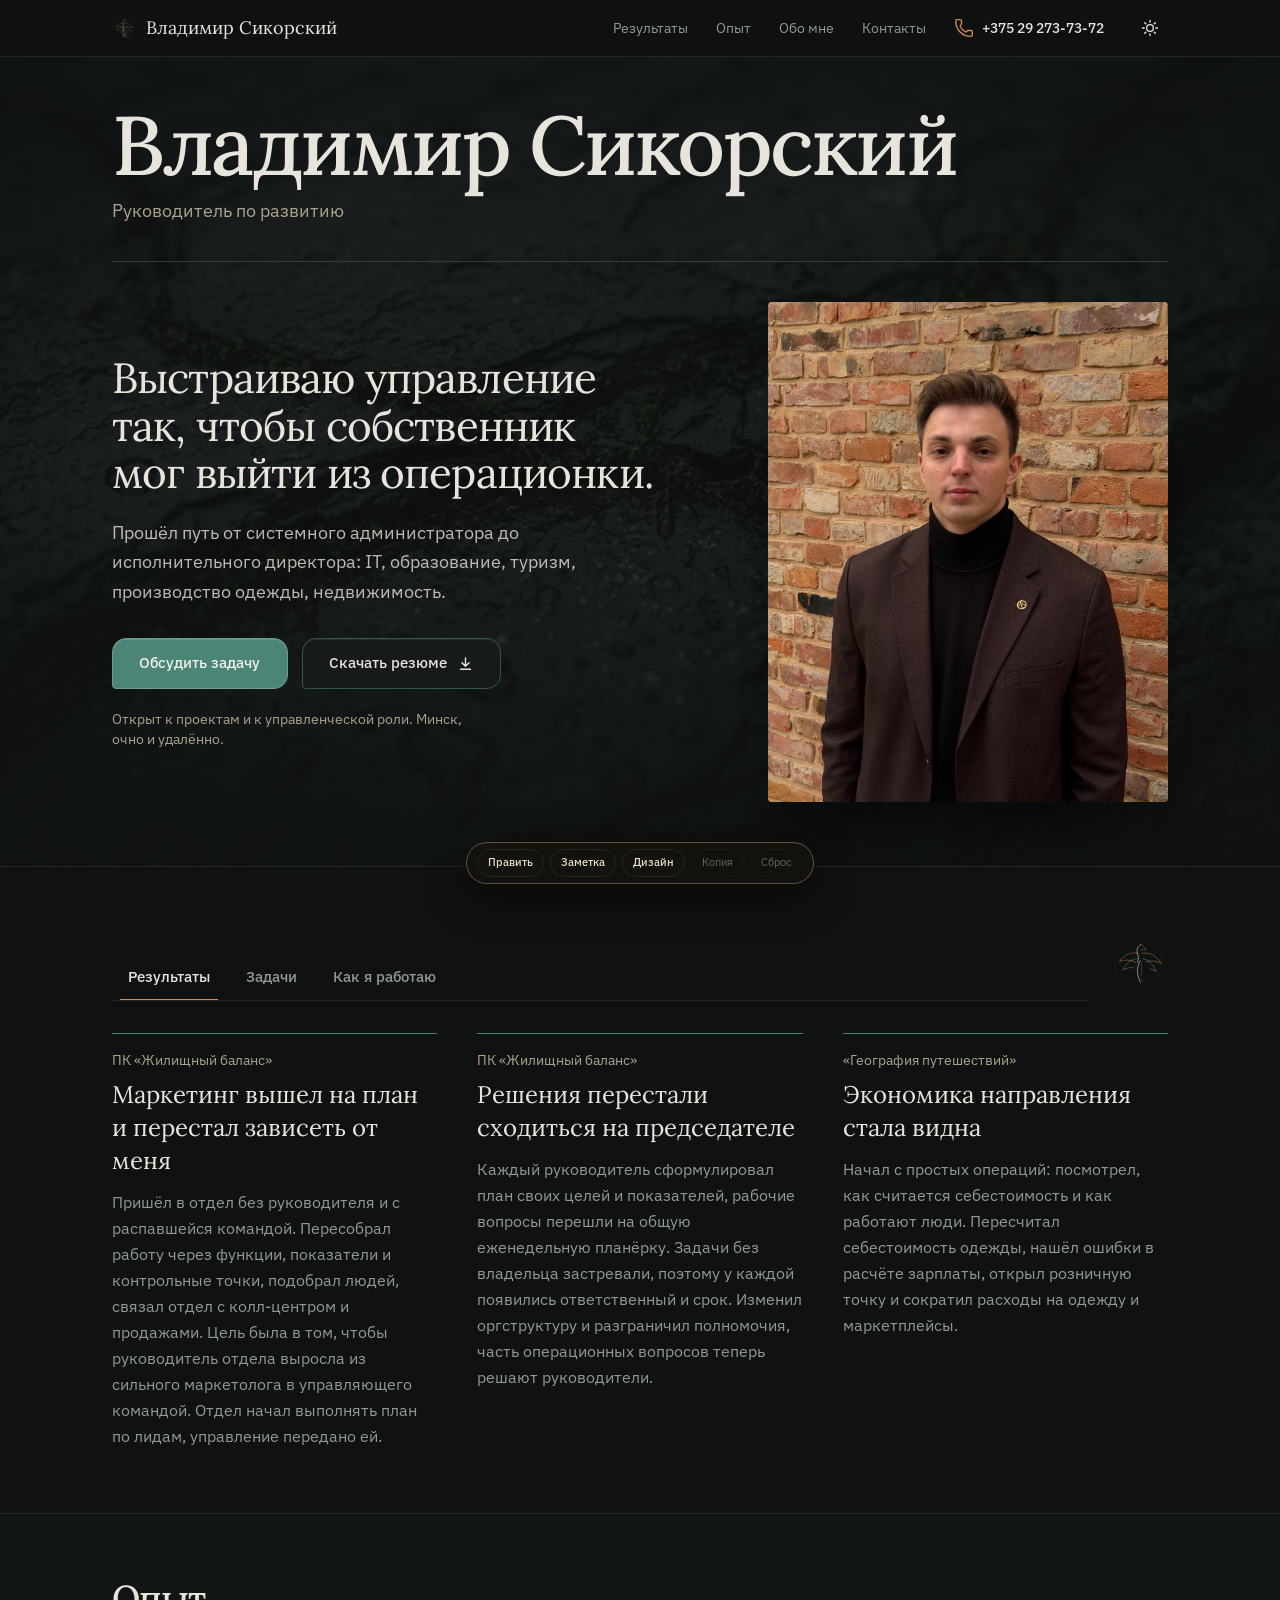
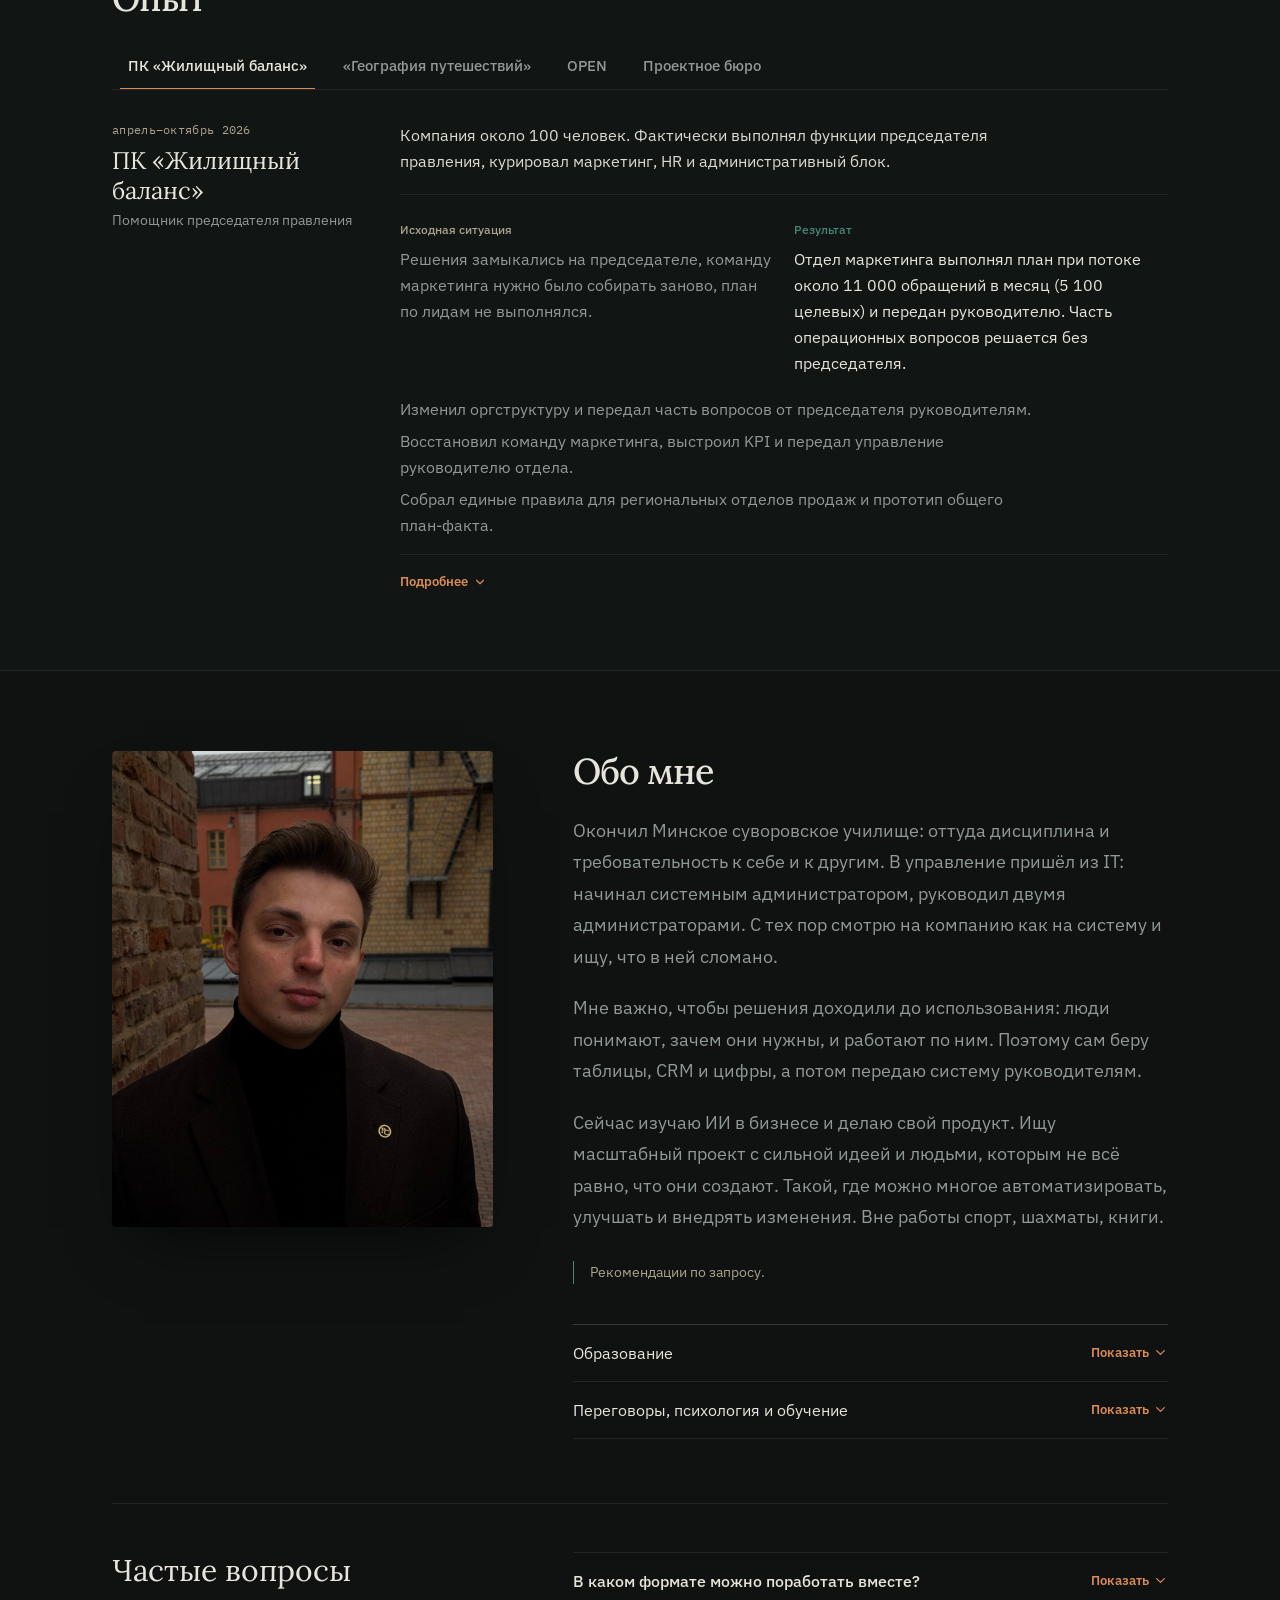
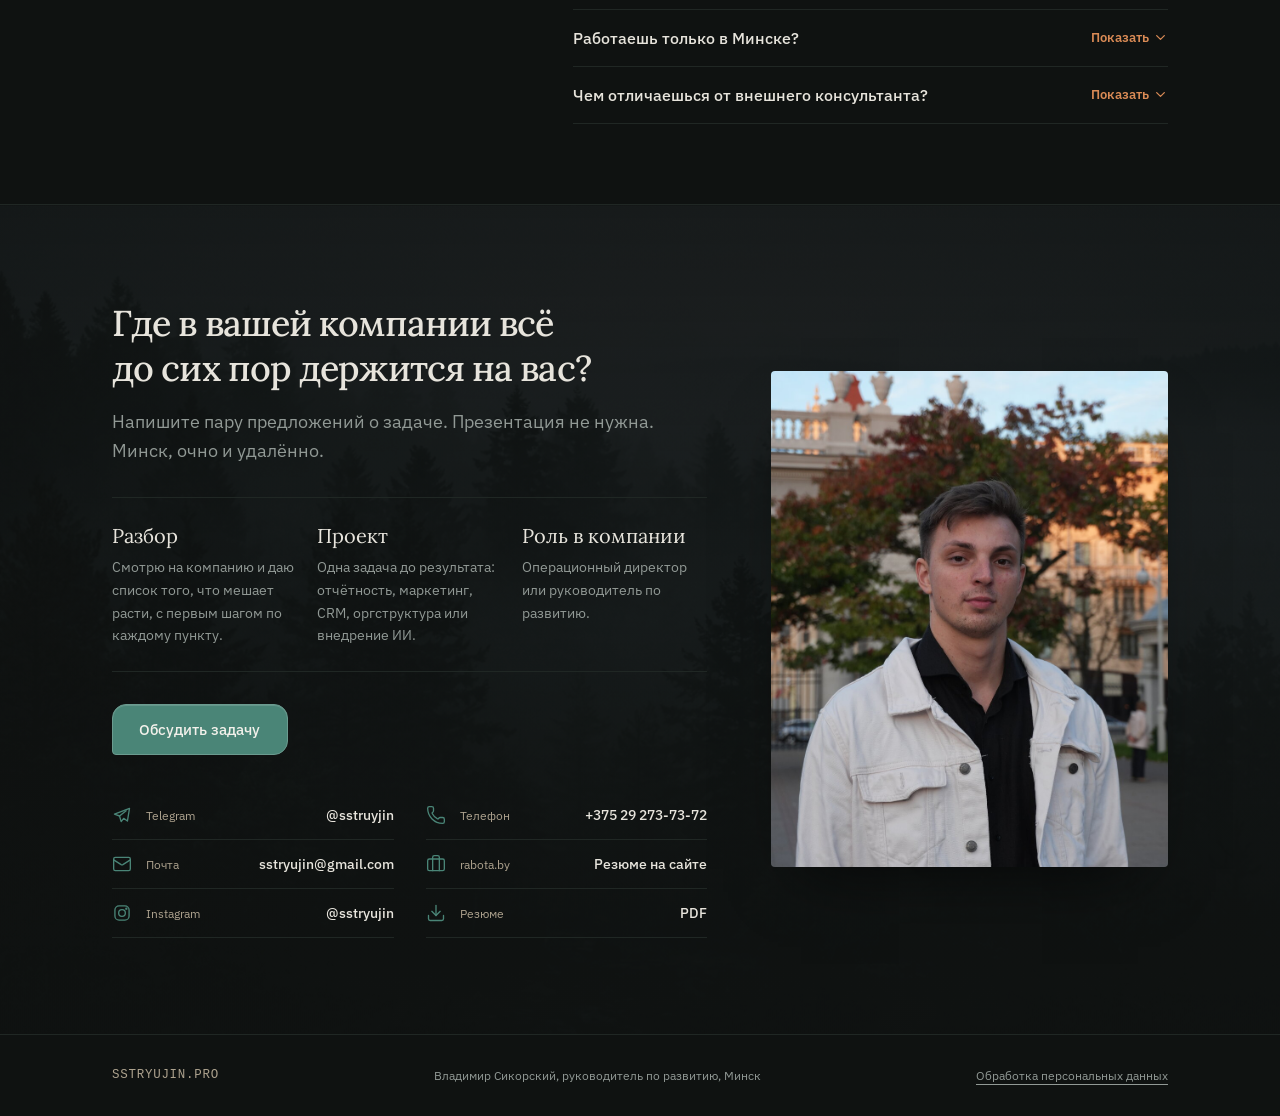
<file: index.html>
<!DOCTYPE html><html lang="ru" class="h-full antialiased"><head><meta charSet="utf-8"/><meta name="viewport" content="width=device-width, initial-scale=1"/><link rel="preload" as="image" href="/images/site/p101.jpg"/><link rel="preload" as="image" href="/images/site/p102.jpg"/><link rel="preload" as="image" href="/images/site/p026.jpg"/><link rel="stylesheet" href="/_next/static/css/79c7000ad775e350.css" data-precedence="next"/><link rel="stylesheet" href="/_next/static/css/592855b16a41e847.css" data-precedence="next"/><link rel="preload" as="script" fetchPriority="low" href="/_next/static/chunks/webpack-5f6071887a4a3370.js"/><script src="/_next/static/chunks/4bd1b696-92152b0f5947070d.js" async=""></script><script src="/_next/static/chunks/794-8184f350ab0e9280.js" async=""></script><script src="/_next/static/chunks/main-app-b1edb09ac11ff90d.js" async=""></script><script src="/_next/static/chunks/815-ec51fe255ff64cd8.js" async=""></script><script src="/_next/static/chunks/app/page-7c51413774789045.js" async=""></script><title>Владимир Сикорский | Операционное управление и развитие компаний (Минск)</title><meta name="description" content="Выстраиваю систему управления, процессы, Bitrix24, управленческий учёт P&amp;L/ДДС и работу руководителей, чтобы собственник мог выйти из операционки. Минск, Беларусь, удалённо."/><meta name="keywords" content="Владимир Сикорский,sstryujin,операционный директор Минск,руководитель по развитию Беларусь,выход собственника из операционки,настройка бизнес-процессов,внедрение Bitrix24,управленческий учёт P&amp;L ДДС,внедрение ИИ в бизнес"/><meta name="robots" content="noindex, nofollow"/><link rel="canonical" href="https://sstryujin.pro"/><meta property="og:title" content="Владимир Сикорский | Операционное управление и развитие компаний (Минск)"/><meta property="og:description" content="Выстраиваю систему управления, процессы, Bitrix24, управленческий учёт P&amp;L/ДДС и работу руководителей, чтобы собственник мог выйти из операционки. Минск, Беларусь, удалённо."/><meta property="og:url" content="https://sstryujin.pro"/><meta property="og:site_name" content="Владимир Сикорский"/><meta property="og:locale" content="ru_RU"/><meta property="og:image" content="https://sstryujin.pro/og.jpg"/><meta property="og:type" content="website"/><meta name="twitter:card" content="summary_large_image"/><meta name="twitter:title" content="Владимир Сикорский | Операционное управление и развитие компаний (Минск)"/><meta name="twitter:description" content="Выстраиваю систему управления, процессы, Bitrix24, управленческий учёт P&amp;L/ДДС и работу руководителей, чтобы собственник мог выйти из операционки. Минск, Беларусь, удалённо."/><meta name="twitter:image" content="https://sstryujin.pro/og.jpg"/><link rel="icon" href="/favicon.ico?603d046c9a6fdfbb" type="image/x-icon" sizes="16x16"/><script>try{if(localStorage.getItem('site-theme')==='light')document.documentElement.dataset.theme='light'}catch(e){}</script><script type="application/ld+json">{"@context":"https://schema.org","@graph":[{"@type":"Person","@id":"https://sstryujin.pro/#person","name":"Владимир Сикорский","alternateName":"sstryujin","jobTitle":"Руководитель по развитию, операционный руководитель","description":"Выстраиваю систему управления, процессы, Bitrix24, управленческий учёт P&L/ДДС и работу руководителей, чтобы собственник мог выйти из операционки. Минск, Беларусь, удалённо.","url":"https://sstryujin.pro/","image":"https://sstryujin.pro/images/site/p101.jpg","email":"mailto:sstryujin@gmail.com","address":{"@type":"PostalAddress","addressLocality":"Минск","addressCountry":"BY"},"alumniOf":[{"@type":"CollegeOrUniversity","name":"Московский международный университет"},{"@type":"EducationalOrganization","name":"Минское суворовское военное училище"}],"knowsAbout":["Операционное управление","Организационная структура и регламентация","Регулярный менеджмент и развитие руководителей","Внедрение Bitrix24 и amoCRM","Управленческий учёт P&L и ДДС","Связка маркетинга, колл-центра и продаж","Прикладное внедрение ИИ в бизнес-процессы","Сложные деловые переговоры"],"sameAs":["https://t.me/sstruyjin","https://www.instagram.com/sstryujin/","https://rabota.by/resume/1dcd7aedff113238660039ed1f6d45596a4139"]},{"@type":"WebSite","@id":"https://sstryujin.pro/#website","url":"https://sstryujin.pro/","name":"Владимир Сикорский","inLanguage":"ru-RU","publisher":{"@id":"https://sstryujin.pro/#person"}},{"@type":"FAQPage","@id":"https://sstryujin.pro/#faq","mainEntity":[{"@type":"Question","name":"В каком формате можно поработать вместе?","acceptedAnswer":{"@type":"Answer","text":"В трёх: разбор компании со списком первых шагов, проект до результата (CRM, управленческий учёт, маркетинг, оргструктура, ИИ) или роль руководителя по развитию и операционному управлению."}},{"@type":"Question","name":"Работаешь только в Минске?","acceptedAnswer":{"@type":"Answer","text":"Живу в Минске. Работаю очно в регионе и удалённо, готов к командировкам."}},{"@type":"Question","name":"Чем отличаешься от внешнего консультанта?","acceptedAnswer":{"@type":"Answer","text":"Беру задачу в руки: погружаюсь в работу людей, собираю таблицы, логику CRM и ИИ-инструменты, затем передаю работающую систему руководителям."}}]}]}</script><script src="/_next/static/chunks/polyfills-42372ed130431b0a.js" noModule=""></script></head><body class="min-h-full flex flex-col"><div hidden=""><!--$--><!--/$--></div><header class="sticky top-0 z-50 border-b border-border bg-background/95 backdrop-blur-sm"><div class="mx-auto flex h-14 max-w-6xl items-center justify-between gap-4 px-4 sm:px-8 lg:px-12"><a href="#top" class="flex items-center gap-2.5 text-foreground"><span class="h-7 w-6"><div class="relative aspect-[4/5] w-full " aria-hidden="true"><svg viewBox="0 0 410 500" fill="none" class="h-full w-full overflow-visible"><defs><linearGradient id="phoenix-ember" x1="0" y1="0" x2="1" y2="1"><stop offset="0" stop-color="var(--vermilion)"></stop><stop offset="1" stop-color="var(--ember)"></stop></linearGradient></defs><path d="M331 96C383 161 380 286 309 365 235 448 102 433 45 337 1 263 21 153 97 89 161 35 267 39 331 96Z" stroke="var(--gold)" stroke-opacity="0.45" stroke-width="1.2" pathLength="1" stroke-dashoffset="0" stroke-dasharray="0 1" style="opacity:0"></path><path d="M210 92c-25 20-34 45-22 74 9 20 8 40-4 61" stroke="var(--ink)" stroke-width="4.5" stroke-linecap="round" stroke-linejoin="round" pathLength="1" stroke-dashoffset="0" stroke-dasharray="0 1" style="opacity:0"></path><path d="M211 92c20 9 33 24 37 44-19-10-34-7-45 8" stroke="url(#phoenix-ember)" stroke-width="3" stroke-linecap="round" stroke-linejoin="round" pathLength="1" stroke-dashoffset="0" stroke-dasharray="0 1" style="opacity:0"></path><path d="M193 157c-55-12-104 8-139 62 52-22 103-14 143 24" stroke="url(#phoenix-ember)" stroke-width="3.5" stroke-linecap="round" stroke-linejoin="round" pathLength="1" stroke-dashoffset="0" stroke-dasharray="0 1" style="opacity:0"></path><path d="M220 157c58-8 109 17 139 74-50-27-101-24-145 9" stroke="url(#phoenix-ember)" stroke-width="3.5" stroke-linecap="round" stroke-linejoin="round" pathLength="1" stroke-dashoffset="0" stroke-dasharray="0 1" style="opacity:0"></path><path d="M184 194c-48 10-83 38-103 84 43-22 85-22 126 1" stroke="var(--ink)" stroke-width="2.2" stroke-linecap="round" stroke-linejoin="round" pathLength="1" stroke-dashoffset="0" stroke-dasharray="0 1" style="opacity:0"></path><path d="M228 196c48 15 81 47 95 95-40-27-82-31-126-12" stroke="var(--ink)" stroke-width="2.2" stroke-linecap="round" stroke-linejoin="round" pathLength="1" stroke-dashoffset="0" stroke-dasharray="0 1" style="opacity:0"></path><path d="M203 215c-27 62-21 119 18 172 0-40 12-72 36-97" stroke="var(--ink)" stroke-width="4.5" stroke-linecap="round" stroke-linejoin="round" pathLength="1" stroke-dashoffset="0" stroke-dasharray="0 1" style="opacity:0"></path><path d="M212 221c14 64 2 119-38 165 8-38 2-72-17-102" stroke="var(--gold)" stroke-width="2.2" stroke-linecap="round" stroke-linejoin="round" pathLength="1" stroke-dashoffset="0" stroke-dasharray="0 1" style="opacity:0"></path><path d="M211 340c22 37 54 61 96 72-35-28-52-62-50-103" stroke="var(--gold)" stroke-width="2" stroke-linecap="round" stroke-linejoin="round" pathLength="1" stroke-dashoffset="0" stroke-dasharray="0 1" style="opacity:0"></path></svg></div></span><span class="font-display text-lg leading-none">Владимир Сикорский</span></a><nav class="flex items-center gap-4 sm:gap-7"><a href="#work" class="hidden text-sm text-muted-foreground transition-colors hover:text-foreground lg:inline">Результаты</a><a href="#experience" class="hidden text-sm text-muted-foreground transition-colors hover:text-foreground lg:inline">Опыт</a><a href="#about" class="hidden text-sm text-muted-foreground transition-colors hover:text-foreground lg:inline">Обо мне</a><a href="#contact" class="hidden text-sm text-muted-foreground transition-colors hover:text-foreground lg:inline">Контакты</a><a href="tel:+375292737372" aria-label="Позвонить +375 29 273-73-72" class="flex items-center gap-2 text-sm font-medium text-foreground transition-colors hover:text-primary"><svg xmlns="http://www.w3.org/2000/svg" width="20" height="20" viewBox="0 0 24 24" fill="none" stroke="currentColor" stroke-width="1.6" stroke-linecap="round" stroke-linejoin="round" class="lucide lucide-phone text-primary" aria-hidden="true"><path d="M13.832 16.568a1 1 0 0 0 1.213-.303l.355-.465A2 2 0 0 1 17 15h3a2 2 0 0 1 2 2v3a2 2 0 0 1-2 2A18 18 0 0 1 2 4a2 2 0 0 1 2-2h3a2 2 0 0 1 2 2v3a2 2 0 0 1-.8 1.6l-.468.351a1 1 0 0 0-.292 1.233 14 14 0 0 0 6.392 6.384"></path></svg><span class="hidden sm:inline">+375 29 273-73-72</span></a><button type="button" aria-label="Переключить тёмную и светлую тему" title="Тема" class="theme-toggle flex h-9 w-9 items-center justify-center text-foreground transition-colors hover:text-primary"><svg width="20" height="20" viewBox="0 0 24 24" fill="none" stroke="currentColor" stroke-width="1.6" stroke-linecap="round" stroke-linejoin="round" aria-hidden="true" class="theme-sun"><circle cx="12" cy="12" r="4"></circle><path d="M12 3v2M12 19v2M3 12h2M19 12h2M5.6 5.6l1.4 1.4M17 17l1.4 1.4M18.4 5.6 17 7M7 17l-1.4 1.4"></path></svg><svg width="20" height="20" viewBox="0 0 24 24" fill="none" stroke="currentColor" stroke-width="1.6" stroke-linecap="round" stroke-linejoin="round" aria-hidden="true" class="theme-moon"><path d="M20 14.5A8 8 0 0 1 9.5 4a8 8 0 1 0 10.5 10.5Z"></path></svg></button></nav></div></header><main class="flex flex-1 flex-col"><div data-block="hero" style="order:0" class="relative"><section id="top" class="slate-section border-b border-border"><div class="relative z-10 mx-auto max-w-6xl px-5 pb-12 pt-8 sm:px-8 lg:px-12 lg:pb-16 lg:pt-12"><h1 class="intro font-display text-[clamp(2.6rem,6.6vw,5.2rem)] font-medium leading-[0.96] tracking-[-0.03em] text-foreground" style="--d:30ms" data-k="hero.name" contentEditable="false" spellCheck="false">Владимир Сикорский</h1><p class="intro mt-3 text-base text-bronze sm:text-lg" style="--d:80ms" data-k="hero.role" contentEditable="false" spellCheck="false">Руководитель по развитию</p><div class="mt-7 grid gap-9 border-t border-rule pt-8 lg:mt-9 lg:grid-cols-[1.2fr_0.8fr] lg:items-center lg:gap-14 lg:pt-10"><div class="flex flex-col items-start"><p class="intro max-w-[22ch] font-display text-[clamp(1.8rem,3.3vw,2.8rem)] leading-[1.13] tracking-[-0.02em] text-foreground text-balance" style="--d:110ms" data-k="hero.title" contentEditable="false" spellCheck="false">Выстраиваю управление так, чтобы собственник мог выйти из операционки.</p><p class="intro mt-5 max-w-[48ch] text-base leading-relaxed text-foreground/80 sm:text-lg" style="--d:180ms" data-k="hero.sub" contentEditable="false" spellCheck="false">Прошёл путь от системного администратора до исполнительного директора: IT, образование, туризм, производство одежды, недвижимость.</p><div class="intro mt-8 flex flex-wrap items-center gap-3.5" style="--d:240ms"><a href="#contact" class="cta"><span data-k="hero.cta" contentEditable="false" spellCheck="false">Обсудить задачу</span></a><a href="/Vladimir-Sikorsky-resume.pdf" download="" class="cta-line"><span data-k="hero.pdf" contentEditable="false" spellCheck="false">Скачать резюме</span></a></div><p class="intro mt-5 max-w-[48ch] text-sm text-bronze" style="--d:300ms" data-k="hero.open" contentEditable="false" spellCheck="false">Открыт к проектам и к управленческой роли. Минск, очно и удалённо.</p></div><div class="photo-reveal relative mx-auto aspect-[4/5] w-full max-w-sm overflow-hidden rounded-sm bg-muted shadow-[0_40px_80px_-36px_rgba(0,0,0,0.78)] lg:max-w-none"><img alt="Портрет Владимира Сикорского" loading="eager" decoding="async" data-nimg="fill" class="object-cover object-[50%_18%]" style="position:absolute;height:100%;width:100%;left:0;top:0;right:0;bottom:0;color:transparent" src="/images/site/p101.jpg"/></div></div></div></section></div><div data-block="work" style="order:1" class="relative"><section id="work" class="border-b border-border"><div class="reveal mx-auto max-w-6xl px-5 py-12 sm:px-8 lg:px-12 lg:py-16"><div class="flex items-end justify-between gap-6"><div class="min-w-0 flex-1"><div role="tablist" aria-label="work" class="tabbar" data-draftui="true"><button role="tab" type="button" id="work-tab-results" aria-selected="true" aria-controls="work-panel-results" tabindex="0" class="tab" data-active="true">Результаты<span class="tab-underline"></span></button><button role="tab" type="button" id="work-tab-tasks" aria-selected="false" aria-controls="work-panel-tasks" tabindex="-1" class="tab" data-active="false">Задачи</button><button role="tab" type="button" id="work-tab-how" aria-selected="false" aria-controls="work-panel-how" tabindex="-1" class="tab" data-active="false">Как я работаю</button></div></div><div class="deco hidden w-14 shrink-0 opacity-90 sm:block"><div class="relative aspect-[4/5] w-full " aria-hidden="true"><svg viewBox="0 0 410 500" fill="none" class="h-full w-full overflow-visible"><defs><linearGradient id="phoenix-ember" x1="0" y1="0" x2="1" y2="1"><stop offset="0" stop-color="var(--vermilion)"></stop><stop offset="1" stop-color="var(--ember)"></stop></linearGradient></defs><path d="M331 96C383 161 380 286 309 365 235 448 102 433 45 337 1 263 21 153 97 89 161 35 267 39 331 96Z" stroke="var(--gold)" stroke-opacity="0.45" stroke-width="1.2" pathLength="1" stroke-dashoffset="0" stroke-dasharray="0 1" style="opacity:0"></path><path d="M210 92c-25 20-34 45-22 74 9 20 8 40-4 61" stroke="var(--ink)" stroke-width="4.5" stroke-linecap="round" stroke-linejoin="round" pathLength="1" stroke-dashoffset="0" stroke-dasharray="0 1" style="opacity:0"></path><path d="M211 92c20 9 33 24 37 44-19-10-34-7-45 8" stroke="url(#phoenix-ember)" stroke-width="3" stroke-linecap="round" stroke-linejoin="round" pathLength="1" stroke-dashoffset="0" stroke-dasharray="0 1" style="opacity:0"></path><path d="M193 157c-55-12-104 8-139 62 52-22 103-14 143 24" stroke="url(#phoenix-ember)" stroke-width="3.5" stroke-linecap="round" stroke-linejoin="round" pathLength="1" stroke-dashoffset="0" stroke-dasharray="0 1" style="opacity:0"></path><path d="M220 157c58-8 109 17 139 74-50-27-101-24-145 9" stroke="url(#phoenix-ember)" stroke-width="3.5" stroke-linecap="round" stroke-linejoin="round" pathLength="1" stroke-dashoffset="0" stroke-dasharray="0 1" style="opacity:0"></path><path d="M184 194c-48 10-83 38-103 84 43-22 85-22 126 1" stroke="var(--ink)" stroke-width="2.2" stroke-linecap="round" stroke-linejoin="round" pathLength="1" stroke-dashoffset="0" stroke-dasharray="0 1" style="opacity:0"></path><path d="M228 196c48 15 81 47 95 95-40-27-82-31-126-12" stroke="var(--ink)" stroke-width="2.2" stroke-linecap="round" stroke-linejoin="round" pathLength="1" stroke-dashoffset="0" stroke-dasharray="0 1" style="opacity:0"></path><path d="M203 215c-27 62-21 119 18 172 0-40 12-72 36-97" stroke="var(--ink)" stroke-width="4.5" stroke-linecap="round" stroke-linejoin="round" pathLength="1" stroke-dashoffset="0" stroke-dasharray="0 1" style="opacity:0"></path><path d="M212 221c14 64 2 119-38 165 8-38 2-72-17-102" stroke="var(--gold)" stroke-width="2.2" stroke-linecap="round" stroke-linejoin="round" pathLength="1" stroke-dashoffset="0" stroke-dasharray="0 1" style="opacity:0"></path><path d="M211 340c22 37 54 61 96 72-35-28-52-62-50-103" stroke="var(--gold)" stroke-width="2" stroke-linecap="round" stroke-linejoin="round" pathLength="1" stroke-dashoffset="0" stroke-dasharray="0 1" style="opacity:0"></path></svg></div></div></div><div class="tab-stack mt-8"><div role="tabpanel" id="work-panel-results" aria-labelledby="work-tab-results" class="tab-panel is-active"><div class="grid gap-x-10 gap-y-9 lg:grid-cols-3"><div class="res-item relative"><div class="res-line" aria-hidden="true"></div><p class="mt-4 text-sm text-bronze" data-k="results.items.0.co" contentEditable="false" spellCheck="false">ПК «Жилищный баланс»</p><h3 class="mt-2 font-display text-2xl leading-snug text-foreground" data-k="results.items.0.head" contentEditable="false" spellCheck="false">Маркетинг вышел на план и перестал зависеть от меня</h3><p class="mt-3 text-base leading-relaxed text-muted-foreground" data-k="results.items.0.text" contentEditable="false" spellCheck="false">Пришёл в отдел без руководителя и с распавшейся командой. Пересобрал работу через функции, показатели и контрольные точки, подобрал людей, связал отдел с колл-центром и продажами. Цель была в том, чтобы руководитель отдела выросла из сильного маркетолога в управляющего командой. Отдел начал выполнять план по лидам, управление передано ей.</p></div><div class="res-item relative"><div class="res-line" aria-hidden="true"></div><p class="mt-4 text-sm text-bronze" data-k="results.items.1.co" contentEditable="false" spellCheck="false">ПК «Жилищный баланс»</p><h3 class="mt-2 font-display text-2xl leading-snug text-foreground" data-k="results.items.1.head" contentEditable="false" spellCheck="false">Решения перестали сходиться на председателе</h3><p class="mt-3 text-base leading-relaxed text-muted-foreground" data-k="results.items.1.text" contentEditable="false" spellCheck="false">Каждый руководитель сформулировал план своих целей и показателей, рабочие вопросы перешли на общую еженедельную планёрку. Задачи без владельца застревали, поэтому у каждой появились ответственный и срок. Изменил оргструктуру и разграничил полномочия, часть операционных вопросов теперь решают руководители.</p></div><div class="res-item relative"><div class="res-line" aria-hidden="true"></div><p class="mt-4 text-sm text-bronze" data-k="results.items.2.co" contentEditable="false" spellCheck="false">«География путешествий»</p><h3 class="mt-2 font-display text-2xl leading-snug text-foreground" data-k="results.items.2.head" contentEditable="false" spellCheck="false">Экономика направления стала видна</h3><p class="mt-3 text-base leading-relaxed text-muted-foreground" data-k="results.items.2.text" contentEditable="false" spellCheck="false">Начал с простых операций: посмотрел, как считается себестоимость и как работают люди. Пересчитал себестоимость одежды, нашёл ошибки в расчёте зарплаты, открыл розничную точку и сократил расходы на одежду и маркетплейсы.</p></div></div></div><div role="tabpanel" id="work-panel-tasks" aria-labelledby="work-tab-tasks" inert="" class="tab-panel "><h2 class="font-display text-2xl font-medium tracking-[-0.02em] sm:text-3xl" data-k="tasks.title" contentEditable="false" spellCheck="false">С какими задачами ко мне обращаются</h2><div class="carousel mt-6"><div class="facet-card relative"><h3 class="font-display text-xl leading-snug text-foreground" data-k="tasks.items.0.title" contentEditable="false" spellCheck="false">Бизнес вырос, а управление осталось прежним</h3><p class="mt-2 text-sm leading-relaxed text-muted-foreground sm:text-base" data-k="tasks.items.0.text" contentEditable="false" spellCheck="false">Сначала карта: какие функции, проекты и узкие места есть сейчас и кто владелец каждого. Потом оргструктура, полномочия, должностные инструкции и планёрки, которые заканчиваются решением, ответственным и сроком.</p></div><div class="facet-card relative"><h3 class="font-display text-xl leading-snug text-foreground" data-k="tasks.items.1.title" contentEditable="false" spellCheck="false">Руководители не берут ответственность</h3><p class="mt-2 text-sm leading-relaxed text-muted-foreground sm:text-base" data-k="tasks.items.1.text" contentEditable="false" spellCheck="false">Смотрю на связку ответственности и полномочий: за что человек отвечает и что вправе решать. Встречи 1:1, делегирование с проверкой, обратная связь, найм и адаптация.</p></div><div class="facet-card relative"><h3 class="font-display text-xl leading-snug text-foreground" data-k="tasks.items.2.title" contentEditable="false" spellCheck="false">Маркетинг и продажи работают отдельно</h3><p class="mt-2 text-sm leading-relaxed text-muted-foreground sm:text-base" data-k="tasks.items.2.text" contentEditable="false" spellCheck="false">Ищу, где рвётся цепочка между маркетингом, колл-центром, продажами и CRM, и разбираю качество лидов, а не просто прошу больше. Общие определения, одна воронка, общие показатели, ритм встреч.</p></div><div class="facet-card relative"><h3 class="font-display text-xl leading-snug text-foreground" data-k="tasks.items.3.title" contentEditable="false" spellCheck="false">В CRM теряются клиенты и данные</h3><p class="mt-2 text-sm leading-relaxed text-muted-foreground sm:text-base" data-k="tasks.items.3.text" contentEditable="false" spellCheck="false">Сначала определения и роли: что считать лидом, сделкой, дублем и кто владелец процесса. Потом логика Bitrix24 и amoCRM под реальную работу, права доступа и правила работы с интегратором: единый вход задач, оценка, приёмка.</p></div><div class="facet-card relative"><h3 class="font-display text-xl leading-snug text-foreground" data-k="tasks.items.4.title" contentEditable="false" spellCheck="false">Неясно, какие направления приносят прибыль</h3><p class="mt-2 text-sm leading-relaxed text-muted-foreground sm:text-base" data-k="tasks.items.4.text" contentEditable="false" spellCheck="false">Считаю P&amp;L, ДДС и себестоимость по направлениям, показываю, где деньги остаются и где теряются. Финансовые модели, план закрытия кассового разрыва.</p></div><div class="facet-card relative"><h3 class="font-display text-xl leading-snug text-foreground" data-k="tasks.items.5.title" contentEditable="false" spellCheck="false">Нужно запустить продукт или убрать рутину</h3><p class="mt-2 text-sm leading-relaxed text-muted-foreground sm:text-base" data-k="tasks.items.5.text" contentEditable="false" spellCheck="false">Беру реальную задачу и собираю инструмент сам: онлайн-курс с нуля, автоматизация в Jira, серверы, ИИ-бот с базой знаний. Передаю с инструкцией для пользователей и владельцем, который ведёт дальше.</p></div></div></div><div role="tabpanel" id="work-panel-how" aria-labelledby="work-tab-how" inert="" class="tab-panel "><p class="max-w-[56ch] text-base leading-relaxed text-muted-foreground sm:text-lg" data-k="how.intro" contentEditable="false" spellCheck="false">Начинаю с карты реальности: что происходит сейчас, где разрыв, кто владелец, какой показатель и какая контрольная точка. Причину ищу в устройстве системы. Результатом считаю работающий механизм и руководителя, который ведёт его дальше без меня.</p><div class="mt-6 grid gap-8 lg:grid-cols-[0.85fr_1.15fr] lg:gap-14"><div class="divide-y divide-border border-y border-border"><button type="button" aria-pressed="false" class="group relative flex w-full cursor-pointer items-center justify-between gap-4 py-3.5 text-left"><span><span class="block font-display text-lg transition-colors text-muted-foreground group-hover:text-foreground">Цель бизнеса</span><span class="mt-0.5 block text-xs text-muted-foreground sm:text-sm">Понимаем, куда идём</span></span></button><button type="button" aria-pressed="false" class="group relative flex w-full cursor-pointer items-center justify-between gap-4 py-3.5 text-left"><span><span class="block font-display text-lg transition-colors text-muted-foreground group-hover:text-foreground">Реальная работа</span><span class="mt-0.5 block text-xs text-muted-foreground sm:text-sm">Смотрим, как делают люди</span></span></button><button type="button" aria-pressed="true" class="group relative flex w-full cursor-pointer items-center justify-between gap-4 py-3.5 text-left"><span class="absolute -left-4 bottom-2 top-2 w-0.5 bg-primary"></span><span><span class="block font-display text-lg transition-colors text-foreground">Точка разрыва</span><span class="mt-0.5 block text-xs text-muted-foreground sm:text-sm">Находим, где теряется результат</span></span></button><button type="button" aria-pressed="false" class="group relative flex w-full cursor-pointer items-center justify-between gap-4 py-3.5 text-left"><span><span class="block font-display text-lg transition-colors text-muted-foreground group-hover:text-foreground">Решение и инструмент</span><span class="mt-0.5 block text-xs text-muted-foreground sm:text-sm">Чиним процесс, CRM и отчётность</span></span></button><button type="button" aria-pressed="false" class="group relative flex w-full cursor-pointer items-center justify-between gap-4 py-3.5 text-left"><span><span class="block font-display text-lg transition-colors text-muted-foreground group-hover:text-foreground">Работает без собственника</span><span class="mt-0.5 block text-xs text-muted-foreground sm:text-sm">Передаём руководителям</span></span></button></div><div class="rounded-sm border border-border bg-card p-5 sm:p-6" style="opacity:0;transform:translateY(8px)"><dl class="space-y-4"><div><dt class="text-xs font-medium text-bronze">Что вижу на входе</dt><dd class="mt-1 block text-base leading-relaxed text-muted-foreground" data-k="how.scenes.2.see" contentEditable="false" spellCheck="false">Отделы спорят о цифрах, лиды склеиваются или теряются.</dd></div><div class="border-t border-border pt-4"><dt class="text-xs font-medium text-verdigris">Что делаю руками</dt><dd class="mt-1 block text-base leading-relaxed text-foreground" data-k="how.scenes.2.doing" contentEditable="false" spellCheck="false">Сначала общие определения: что такое лид, сделка, дубль, качественное обращение. Потом ищу причину в процессе, учёте и логике CRM, решения принимаю по цифрам.</dd></div><div class="border-t border-border pt-4"><dt class="text-xs font-medium text-primary">Из практики</dt><dd class="mt-1 block text-sm leading-relaxed text-foreground/90 sm:text-base" data-k="how.scenes.2.example" contentEditable="false" spellCheck="false">ПК «Жилищный баланс»: нашёл ошибку склейки обращений в Bitrix24.</dd></div></dl></div></div></div></div></div></section></div><div data-block="experience" style="order:2" class="relative"><section id="experience" class="border-b border-border bg-card/40"><div class="reveal mx-auto max-w-6xl px-5 py-12 sm:px-8 lg:px-12 lg:py-16"><h2 class="font-display text-3xl font-medium tracking-[-0.025em] sm:text-4xl" data-k="exp.title" contentEditable="false" spellCheck="false">Опыт</h2><div role="tablist" aria-label="Опыт" class="tabbar mt-6" data-draftui="true"><button role="tab" type="button" id="exp-tab-0" aria-selected="true" aria-controls="exp-panel-0" tabindex="0" class="tab" data-active="true">ПК «Жилищный баланс»<span class="tab-underline"></span></button><button role="tab" type="button" id="exp-tab-1" aria-selected="false" aria-controls="exp-panel-1" tabindex="-1" class="tab" data-active="false">«География путешествий»</button><button role="tab" type="button" id="exp-tab-2" aria-selected="false" aria-controls="exp-panel-2" tabindex="-1" class="tab" data-active="false">OPEN</button><button role="tab" type="button" id="exp-tab-3" aria-selected="false" aria-controls="exp-panel-3" tabindex="-1" class="tab" data-active="false">Проектное бюро</button></div><div class="tab-stack mt-8"><div role="tabpanel" id="exp-panel-0" aria-labelledby="exp-tab-0" class="tab-panel is-active"><div class="relative"><div class="grid gap-6 lg:grid-cols-[15rem_1fr] lg:gap-12"><div><p class="font-mono text-xs tracking-wide text-bronze" data-k="exp.items.0.period" contentEditable="false" spellCheck="false">апрель–октябрь 2026</p><h3 class="mt-2 font-display text-2xl leading-tight text-foreground" data-k="exp.items.0.company" contentEditable="false" spellCheck="false">ПК «Жилищный баланс»</h3><p class="mt-1 text-sm text-muted-foreground" data-k="exp.items.0.role" contentEditable="false" spellCheck="false">Помощник председателя правления</p></div><div><p class="max-w-[64ch] text-base leading-relaxed text-foreground/95" data-k="exp.items.0.summary" contentEditable="false" spellCheck="false">Компания около 100 человек. Фактически выполнял функции председателя правления, курировал маркетинг, HR и административный блок.</p><div class="mt-5 grid gap-5 border-t border-border pt-5 sm:grid-cols-2"><div><span class="text-xs font-medium text-bronze">Исходная ситуация</span><p class="mt-1 text-sm leading-relaxed text-muted-foreground sm:text-base" data-k="exp.items.0.was" contentEditable="false" spellCheck="false">Решения замыкались на председателе, команду маркетинга нужно было собирать заново, план по лидам не выполнялся.</p></div><div><span class="text-xs font-medium text-verdigris">Результат</span><p class="mt-1 text-sm leading-relaxed text-foreground sm:text-base" data-k="exp.items.0.became" contentEditable="false" spellCheck="false">Отдел маркетинга выполнял план при потоке около 11 000 обращений в месяц (5 100 целевых) и передан руководителю. Часть операционных вопросов решается без председателя.</p></div></div><ul class="mt-5 max-w-[64ch] space-y-1.5 text-sm leading-relaxed text-muted-foreground sm:text-base"><li class="relative"><span data-k="exp.items.0.highlights.0" contentEditable="false" spellCheck="false">Изменил оргструктуру и передал часть вопросов от председателя руководителям.</span></li><li class="relative"><span data-k="exp.items.0.highlights.1" contentEditable="false" spellCheck="false">Восстановил команду маркетинга, выстроил KPI и передал управление руководителю отдела.</span></li><li class="relative"><span data-k="exp.items.0.highlights.2" contentEditable="false" spellCheck="false">Собрал единые правила для региональных отделов продаж и прототип общего план-факта.</span></li></ul><details class="exp mt-4 border-t border-border"><summary class="cursor-pointer list-none py-3"><span class="more"><span class="when-closed">Подробнее</span><span class="when-open">Свернуть</span></span></summary><ul class="max-w-[68ch] space-y-3 pb-2 text-sm leading-relaxed text-muted-foreground sm:text-base"><li class="relative"><span data-k="exp.items.0.bullets.0" contentEditable="false" spellCheck="false">Начал с диагностики: где решения застревают у председателя и где у задач нет владельца. Вместе с председателем и основателем сложил видение развития, совещания руководителей перевёл в еженедельный ритм с контролем исполнения. Каждый руководитель сам сформулировал план своих целей и показателей, и операционные решения перешли к команде руководителей.</span></li><li class="relative"><span data-k="exp.items.0.bullets.1" contentEditable="false" spellCheck="false">Ввёл правило «факты без воды» и единый шаблон отчёта: руководители перешли с пересказа текучки на план-факт. Повестку построил по схеме «решение, ответственный, срок» и развёл «подготовлено» и «внедрено». Руководитель маркетинга стала увереннее представлять результаты цифрами.</span></li><li class="relative"><span data-k="exp.items.0.bullets.2" contentEditable="false" spellCheck="false">Задачи без владельца и приёмки переносились неделями, поэтому у каждой закреплял владельца, срок и проверку результата. Перераспределил функции и зоны ответственности, подготовил функционал операционного директора и проект разграничения полномочий.</span></li><li class="relative"><span data-k="exp.items.0.bullets.3" contentEditable="false" spellCheck="false">Маркетинг взял пилотом: отработал на нём управление через функции, контрольные точки и KPI, затем перенёс подход на другие подразделения. Восстановил команду (найм, обязанности, инструкции), связал отдел с колл-центром и продажами еженедельной сверкой воронки, подготовил стратегию на 2027 год, довёл проект нового сайта до разработки. С руководителями работал через встречи 1:1 и обратную связь, провёл управленческую игру «На миллиард».</span></li><li class="relative"><span data-k="exp.items.0.bullets.4" contentEditable="false" spellCheck="false">Перед настройкой CRM развёл роли и определения: что считать лидом и сделкой. Потом переписал логику Bitrix24 (заявки, задачи, права доступа) и закрепил правила ограничениями в самой системе. Единые правила и таблицы для региональных отделов продаж собрал так, чтобы данные вводились один раз. Развернул ИИ-бота с базой знаний маркетинга и передал его сотруднику компании.</span></li></ul></details></div></div></div></div><div role="tabpanel" id="exp-panel-1" aria-labelledby="exp-tab-1" inert="" class="tab-panel "><div class="relative"><div class="grid gap-6 lg:grid-cols-[15rem_1fr] lg:gap-12"><div><p class="font-mono text-xs tracking-wide text-bronze" data-k="exp.items.1.period" contentEditable="false" spellCheck="false">март 2025–февраль 2026</p><h3 class="mt-2 font-display text-2xl leading-tight text-foreground" data-k="exp.items.1.company" contentEditable="false" spellCheck="false">«География путешествий»</h3><p class="mt-1 text-sm text-muted-foreground" data-k="exp.items.1.role" contentEditable="false" spellCheck="false">Помощник руководителя, затем исполнительный директор</p></div><div><p class="max-w-[64ch] text-base leading-relaxed text-foreground/95" data-k="exp.items.1.summary" contentEditable="false" spellCheck="false">К концу периода координировал финансы, продажи, бронирование, сервис и маркетинг, руководил направлением одежды.</p><div class="mt-5 grid gap-5 border-t border-border pt-5 sm:grid-cols-2"><div><span class="text-xs font-medium text-bronze">Исходная ситуация</span><p class="mt-1 text-sm leading-relaxed text-muted-foreground sm:text-base" data-k="exp.items.1.was" contentEditable="false" spellCheck="false">Управление было разрозненным: роли и процессы не описаны, часть направлений работала в убыток.</p></div><div><span class="text-xs font-medium text-verdigris">Результат</span><p class="mt-1 text-sm leading-relaxed text-foreground sm:text-base" data-k="exp.items.1.became" contentEditable="false" spellCheck="false">Маркетинг выполнял план по лидам даже в несезон, в сентябре при плане вдвое выше прошлогоднего. Компания ставила рекорды по месячной комиссии.</p></div></div><ul class="mt-5 max-w-[64ch] space-y-1.5 text-sm leading-relaxed text-muted-foreground sm:text-base"><li class="relative"><span data-k="exp.items.1.highlights.0" contentEditable="false" spellCheck="false">Создал отдел сервиса, написал инструкции и KPI, нанял главного бухгалтера.</span></li><li class="relative"><span data-k="exp.items.1.highlights.1" contentEditable="false" spellCheck="false">Руководил направлением одежды: розничная точка, себестоимость, учёт производства, меньше расходов.</span></li><li class="relative"><span data-k="exp.items.1.highlights.2" contentEditable="false" spellCheck="false">Перестроил маркетинг и связал его с продажами и бронированием.</span></li></ul><details class="exp mt-4 border-t border-border"><summary class="cursor-pointer list-none py-3"><span class="more"><span class="when-closed">Подробнее</span><span class="when-open">Свернуть</span></span></summary><ul class="max-w-[68ch] space-y-3 pb-2 text-sm leading-relaxed text-muted-foreground sm:text-base"><li class="relative"><span data-k="exp.items.1.bullets.0" contentEditable="false" spellCheck="false">Менял оргструктуру, распределял обязанности, принимал кадровые решения. Создал отдел обслуживания и клиентского сервиса, написал должностные инструкции, регламенты и KPI. На время отсутствия директора управлял компанией.</span></li><li class="relative"><span data-k="exp.items.1.bullets.1" contentEditable="false" spellCheck="false">Разобрал работу бронирования по операциям: где сотрудники дублируют работу и вручную сверяют данные. На этой основе пересмотрел обязанности и взаимодействие с продажами и бухгалтерией.</span></li><li class="relative"><span data-k="exp.items.1.bullets.2" contentEditable="false" spellCheck="false">Вместе с бухгалтерией восстановил управленческий учёт: ДДС, P&amp;L, контроль расходов. Составил план закрытия кассового разрыва, рассчитал финансовую модель визового направления.</span></li><li class="relative"><span data-k="exp.items.1.bullets.3" contentEditable="false" spellCheck="false">Полностью руководил направлением одежды: дизайнер, производство, продажи, открытие розничной точки. Пересчитал себестоимость, нашёл ошибки в расчёте зарплаты, сократил расходы на одежду и маркетплейсы.</span></li><li class="relative"><span data-k="exp.items.1.bullets.4" contentEditable="false" spellCheck="false">Перестроил работу маркетинга: планёрки, планирование, отчётность, связь с продажами и бронированием. Сделал прототип сайта и онлайн-бронирования, подготовил ТЗ на доработки CRM и онлайн-договоры.</span></li></ul></details></div></div></div></div><div role="tabpanel" id="exp-panel-2" aria-labelledby="exp-tab-2" inert="" class="tab-panel "><div class="relative"><div class="grid gap-6 lg:grid-cols-[15rem_1fr] lg:gap-12"><div><p class="font-mono text-xs tracking-wide text-bronze" data-k="exp.items.2.period" contentEditable="false" spellCheck="false">июль 2023–август 2024</p><h3 class="mt-2 font-display text-2xl leading-tight text-foreground" data-k="exp.items.2.company" contentEditable="false" spellCheck="false">OPEN, школа навыков современного человека</h3><p class="mt-1 text-sm text-muted-foreground" data-k="exp.items.2.role" contentEditable="false" spellCheck="false">Менеджер проекта</p></div><div><p class="max-w-[64ch] text-base leading-relaxed text-foreground/95" data-k="exp.items.2.summary" contentEditable="false" spellCheck="false">Вместе с двумя экспертами запустил онлайн-курс: программа, сайт, CRM, съёмка, выдача материалов.</p><ul class="mt-5 max-w-[64ch] space-y-1.5 text-sm leading-relaxed text-muted-foreground sm:text-base"><li class="relative"><span data-k="exp.items.2.highlights.0" contentEditable="false" spellCheck="false">Запустил онлайн-курс «Управление фокусом внимания» вместе с экспертами.</span></li><li class="relative"><span data-k="exp.items.2.highlights.1" contentEditable="false" spellCheck="false">Собрал сайт на Tilda, CRM и выдачу материалов через Telegram.</span></li><li class="relative"><span data-k="exp.items.2.highlights.2" contentEditable="false" spellCheck="false">Организовал участие школы в отраслевом форуме T&amp;D Беларусь.</span></li></ul><details class="exp mt-4 border-t border-border"><summary class="cursor-pointer list-none py-3"><span class="more"><span class="when-closed">Подробнее</span><span class="when-open">Свернуть</span></span></summary><ul class="max-w-[68ch] space-y-3 pb-2 text-sm leading-relaxed text-muted-foreground sm:text-base"><li class="relative"><span data-k="exp.items.2.bullets.0" contentEditable="false" spellCheck="false">Вместе с двумя экспертами собрал программу, рабочую тетрадь, сроки и работу с участниками.</span></li><li class="relative"><span data-k="exp.items.2.bullets.1" contentEditable="false" spellCheck="false">Собрал сайт на Tilda, настроил amoCRM и выдачу материалов в Telegram, снимал и монтировал уроки.</span></li><li class="relative"><span data-k="exp.items.2.bullets.2" contentEditable="false" spellCheck="false">Организовал образовательные мероприятия и участие школы в отраслевом форуме T&amp;D Беларусь.</span></li></ul></details></div></div></div></div><div role="tabpanel" id="exp-panel-3" aria-labelledby="exp-tab-3" inert="" class="tab-panel "><div class="relative"><div class="grid gap-6 lg:grid-cols-[15rem_1fr] lg:gap-12"><div><p class="font-mono text-xs tracking-wide text-bronze" data-k="exp.items.3.period" contentEditable="false" spellCheck="false">2019–2021, 2022–2023</p><h3 class="mt-2 font-display text-2xl leading-tight text-foreground" data-k="exp.items.3.company" contentEditable="false" spellCheck="false">Проектное бюро, Борисов</h3><p class="mt-1 text-sm text-muted-foreground" data-k="exp.items.3.role" contentEditable="false" spellCheck="false">Системный администратор, затем менеджер проекта</p></div><div><p class="max-w-[64ch] text-base leading-relaxed text-foreground/95" data-k="exp.items.3.summary" contentEditable="false" spellCheck="false">Серверы и автоматизация, затем найм команды и проект документации, сданный в срок.</p><ul class="mt-5 max-w-[64ch] space-y-1.5 text-sm leading-relaxed text-muted-foreground sm:text-base"><li class="relative"><span data-k="exp.items.3.highlights.0" contentEditable="false" spellCheck="false">Восстановил серверную инфраструктуру и 1С после аварии RAID.</span></li><li class="relative"><span data-k="exp.items.3.highlights.1" contentEditable="false" spellCheck="false">Автоматизировал приём сотрудников в Jira: одна заявка запускает задачи кадрам, бухгалтерии, IT и делопроизводству.</span></li><li class="relative"><span data-k="exp.items.3.highlights.2" contentEditable="false" spellCheck="false">Руководил двумя системными администраторами, собрал команду и вместе с ГИПом сдал проект документации в срок.</span></li></ul><details class="exp mt-4 border-t border-border"><summary class="cursor-pointer list-none py-3"><span class="more"><span class="when-closed">Подробнее</span><span class="when-open">Свернуть</span></span></summary><ul class="max-w-[68ch] space-y-3 pb-2 text-sm leading-relaxed text-muted-foreground sm:text-base"><li class="relative"><span data-k="exp.items.3.bullets.0" contentEditable="false" spellCheck="false">Администрировал серверы, виртуализацию, сети, телефонию, резервное копирование и 1С.</span></li><li class="relative"><span data-k="exp.items.3.bullets.1" contentEditable="false" spellCheck="false">Восстановил инфраструктуру после серьёзного сбоя RAID из разрозненных резервных копий и перевёл процессы в понятные регламенты.</span></li><li class="relative"><span data-k="exp.items.3.bullets.2" contentEditable="false" spellCheck="false">Автоматизировал в Jira приём сотрудников, документооборот и квартальную отчётность бухгалтерии.</span></li><li class="relative"><span data-k="exp.items.3.bullets.3" contentEditable="false" spellCheck="false">Участвовал в разработке прототипа распознавания инженерных чертежей на Python.</span></li></ul></details></div></div></div></div></div></div></section></div><div data-block="about" style="order:3" class="relative"><section id="about" class="bg-background"><div class="reveal mx-auto max-w-6xl px-5 py-14 sm:px-8 lg:px-12 lg:py-20"><div class="grid gap-12 lg:grid-cols-[0.78fr_1.22fr] lg:items-start lg:gap-20"><div class="relative mx-auto aspect-[4/5] w-full max-w-sm overflow-hidden rounded-sm bg-muted shadow-[0_32px_64px_-30px_rgba(0,0,0,0.65)] lg:sticky lg:top-24 lg:max-w-none"><img alt="Владимир Сикорский, портрет для сайта" loading="eager" decoding="async" data-nimg="fill" class="object-cover object-[50%_28%]" style="position:absolute;height:100%;width:100%;left:0;top:0;right:0;bottom:0;color:transparent" src="/images/site/p102.jpg"/></div><div><h2 class="font-display text-3xl font-medium tracking-[-0.025em] sm:text-4xl" data-k="about.title" contentEditable="false" spellCheck="false">Обо мне</h2><div class="mt-6 max-w-[60ch] space-y-5 text-base leading-[1.75] text-muted-foreground sm:text-lg"><p data-k="about.p1" contentEditable="false" spellCheck="false">Окончил Минское суворовское училище: оттуда дисциплина и требовательность к себе и к другим. В управление пришёл из IT: начинал системным администратором, руководил двумя администраторами. С тех пор смотрю на компанию как на систему и ищу, что в ней сломано.</p><p data-k="about.p2" contentEditable="false" spellCheck="false">Мне важно, чтобы решения доходили до использования: люди понимают, зачем они нужны, и работают по ним. Поэтому сам беру таблицы, CRM и цифры, а потом передаю систему руководителям.</p><p data-k="about.p3" contentEditable="false" spellCheck="false">Сейчас изучаю ИИ в бизнесе и делаю свой продукт. Ищу масштабный проект с сильной идеей и людьми, которым не всё равно, что они создают. Такой, где можно многое автоматизировать, улучшать и внедрять изменения. Вне работы спорт, шахматы, книги.</p></div><p class="mt-7 max-w-[60ch] border-l border-verdigris pl-4 text-sm leading-relaxed text-bronze" data-k="trust.ref" contentEditable="false" spellCheck="false">Рекомендации по запросу.</p><div class="mt-10 border-t border-rule"><details class="exp border-b border-border"><summary class="flex cursor-pointer list-none items-center justify-between py-4 text-base text-foreground">Образование<span class="more"><span class="when-closed">Показать</span><span class="when-open">Свернуть</span></span></summary><ul class="space-y-3 pb-5 text-base text-muted-foreground"><li><span class="text-foreground">Московский международный университет<!-- -->.</span> <!-- -->Менеджмент и логистика, бакалавр, 2024</li><li><span class="text-foreground">Череповецкий военный инженерный институт радиоэлектроники<!-- -->.</span> <!-- -->Информационная безопасность телекоммуникационных систем, неоконченное высшее</li><li><span class="text-foreground">Минское суворовское военное училище<!-- -->.</span> <!-- -->2017</li></ul></details><details class="exp border-b border-border"><summary class="flex cursor-pointer list-none items-center justify-between py-4 text-base text-foreground">Переговоры, психология и обучение<span class="more"><span class="when-closed">Показать</span><span class="when-open">Свернуть</span></span></summary><ul class="space-y-3 pb-5 text-base text-muted-foreground"><li><span class="text-foreground">Академия переговоров: стратегии и приёмы конкурентной борьбы<!-- -->.</span> <!-- -->Сергей Шеин, 2023</li><li><span class="text-foreground">Бизнес-спецназ: технологии регулярного менеджмента<!-- -->.</span> <!-- -->Сергей Шеин, 2021</li><li><span class="text-foreground">Жёсткие переговоры и управленческая борьба<!-- -->.</span> <!-- -->Сергей Громов («Артель Громова»)</li><li><span class="text-foreground">Мастер ключ: психология и инструменты самопомощи<!-- -->.</span> <!-- -->Денис Северов, 2025</li><li><span class="text-foreground">Управление фокусом внимания<!-- -->.</span> <!-- -->2023. Потом собрал по нему курс в OPEN</li><li><span class="text-foreground">Действуй и удвойся ×2: основы коучинга<!-- -->.</span> <!-- -->Ицхак Пинтосевич, 2020</li><li><span class="text-foreground">Управленческая игра «На миллиард» и сообщество X10<!-- -->.</span> <!-- -->Практика переговоров и развития руководителей</li></ul></details></div></div></div><div class="mt-16 border-t border-border pt-12"><div class="grid gap-10 lg:grid-cols-[0.78fr_1.22fr] lg:gap-20"><div><h3 class="font-display text-2xl text-foreground sm:text-3xl" data-k="faq.title" contentEditable="false" spellCheck="false">Частые вопросы</h3></div><div class="border-t border-border"><details class="exp border-b border-border"><summary class="flex cursor-pointer list-none items-center justify-between gap-4 py-4 text-base font-medium text-foreground"><span>В каком формате можно поработать вместе?</span><span class="more shrink-0"><span class="when-closed">Показать</span><span class="when-open">Свернуть</span></span></summary><p class="max-w-[62ch] pb-5 text-sm leading-relaxed text-muted-foreground sm:text-base">В трёх: разбор компании со списком первых шагов, проект до результата (CRM, управленческий учёт, маркетинг, оргструктура, ИИ) или роль руководителя по развитию и операционному управлению.</p></details><details class="exp border-b border-border"><summary class="flex cursor-pointer list-none items-center justify-between gap-4 py-4 text-base font-medium text-foreground"><span>Работаешь только в Минске?</span><span class="more shrink-0"><span class="when-closed">Показать</span><span class="when-open">Свернуть</span></span></summary><p class="max-w-[62ch] pb-5 text-sm leading-relaxed text-muted-foreground sm:text-base">Живу в Минске. Работаю очно в регионе и удалённо, готов к командировкам.</p></details><details class="exp border-b border-border"><summary class="flex cursor-pointer list-none items-center justify-between gap-4 py-4 text-base font-medium text-foreground"><span>Чем отличаешься от внешнего консультанта?</span><span class="more shrink-0"><span class="when-closed">Показать</span><span class="when-open">Свернуть</span></span></summary><p class="max-w-[62ch] pb-5 text-sm leading-relaxed text-muted-foreground sm:text-base">Беру задачу в руки: погружаюсь в работу людей, собираю таблицы, логику CRM и ИИ-инструменты, затем передаю работающую систему руководителям.</p></details></div></div></div></div></section></div><div data-block="contact" style="order:4" class="relative"><section id="contact" class="pine-section border-t border-border"><div class="relative z-10 mx-auto max-w-6xl px-5 py-16 sm:px-8 lg:px-12 lg:py-24"><div class="grid gap-12 lg:grid-cols-[1.2fr_0.8fr] lg:items-center lg:gap-16"><div><h2 class="font-display text-3xl font-medium leading-tight tracking-[-0.025em] text-balance sm:text-4xl" data-k="contact.title" contentEditable="false" spellCheck="false">Где в вашей компании всё до сих пор держится на вас?</h2><p class="mt-4 max-w-[54ch] text-base leading-relaxed text-muted-foreground sm:text-lg" data-k="contact.text" contentEditable="false" spellCheck="false">Напишите пару предложений о задаче. Презентация не нужна. Минск, очно и удалённо.</p><div class="mt-8 grid gap-5 border-y border-border py-6 sm:grid-cols-3"><div class="relative"><h3 class="font-display text-xl text-foreground" data-k="ways.items.0.name" contentEditable="false" spellCheck="false">Разбор</h3><p class="mt-1.5 text-sm leading-relaxed text-muted-foreground" data-k="ways.items.0.text" contentEditable="false" spellCheck="false">Смотрю на компанию и даю список того, что мешает расти, с первым шагом по каждому пункту.</p></div><div class="relative"><h3 class="font-display text-xl text-foreground" data-k="ways.items.1.name" contentEditable="false" spellCheck="false">Проект</h3><p class="mt-1.5 text-sm leading-relaxed text-muted-foreground" data-k="ways.items.1.text" contentEditable="false" spellCheck="false">Одна задача до результата: отчётность, маркетинг, CRM, оргструктура или внедрение ИИ.</p></div><div class="relative"><h3 class="font-display text-xl text-foreground" data-k="ways.items.2.name" contentEditable="false" spellCheck="false">Роль в компании</h3><p class="mt-1.5 text-sm leading-relaxed text-muted-foreground" data-k="ways.items.2.text" contentEditable="false" spellCheck="false">Операционный директор или руководитель по развитию.</p></div></div><div class="mt-8 flex flex-wrap items-center gap-4"><a href="#contact" class="cta"><span data-k="contact.cta" contentEditable="false" spellCheck="false">Обсудить задачу</span></a></div><div class="mt-9 grid gap-x-8 sm:grid-cols-2"><a href="https://t.me/sstruyjin" class="group flex items-center gap-3.5 border-b border-border py-3.5 transition-colors hover:border-verdigris" target="_blank" rel="noopener noreferrer"><span class="text-verdigris transition-colors group-hover:text-primary"><svg width="20" height="20" viewBox="0 0 24 24" fill="none" stroke="currentColor" stroke-width="1.6" stroke-linecap="round" stroke-linejoin="round" aria-hidden="true"><path d="M21 4 3 11l6 2.2L11 20l3-4 4.5 3.3L21 4Z"></path><path d="m9 13.2 8-6.2"></path></svg></span><span class="flex flex-1 items-baseline justify-between gap-4"><span class="text-xs text-bronze">Telegram</span><span class="text-sm font-medium text-foreground">@sstruyjin</span></span></a><a href="tel:+375292737372" class="group flex items-center gap-3.5 border-b border-border py-3.5 transition-colors hover:border-verdigris"><span class="text-verdigris transition-colors group-hover:text-primary"><svg xmlns="http://www.w3.org/2000/svg" width="20" height="20" viewBox="0 0 24 24" fill="none" stroke="currentColor" stroke-width="1.6" stroke-linecap="round" stroke-linejoin="round" class="lucide lucide-phone" aria-hidden="true"><path d="M13.832 16.568a1 1 0 0 0 1.213-.303l.355-.465A2 2 0 0 1 17 15h3a2 2 0 0 1 2 2v3a2 2 0 0 1-2 2A18 18 0 0 1 2 4a2 2 0 0 1 2-2h3a2 2 0 0 1 2 2v3a2 2 0 0 1-.8 1.6l-.468.351a1 1 0 0 0-.292 1.233 14 14 0 0 0 6.392 6.384"></path></svg></span><span class="flex flex-1 items-baseline justify-between gap-4"><span class="text-xs text-bronze">Телефон</span><span class="text-sm font-medium text-foreground">+375 29 273-73-72</span></span></a><a href="mailto:sstryujin@gmail.com" class="group flex items-center gap-3.5 border-b border-border py-3.5 transition-colors hover:border-verdigris"><span class="text-verdigris transition-colors group-hover:text-primary"><svg xmlns="http://www.w3.org/2000/svg" width="20" height="20" viewBox="0 0 24 24" fill="none" stroke="currentColor" stroke-width="1.6" stroke-linecap="round" stroke-linejoin="round" class="lucide lucide-mail" aria-hidden="true"><path d="m22 7-8.991 5.727a2 2 0 0 1-2.009 0L2 7"></path><rect x="2" y="4" width="20" height="16" rx="2"></rect></svg></span><span class="flex flex-1 items-baseline justify-between gap-4"><span class="text-xs text-bronze">Почта</span><span class="text-sm font-medium text-foreground">sstryujin@gmail.com</span></span></a><a href="https://rabota.by/resume/1dcd7aedff113238660039ed1f6d45596a4139" class="group flex items-center gap-3.5 border-b border-border py-3.5 transition-colors hover:border-verdigris" target="_blank" rel="noopener noreferrer"><span class="text-verdigris transition-colors group-hover:text-primary"><svg xmlns="http://www.w3.org/2000/svg" width="20" height="20" viewBox="0 0 24 24" fill="none" stroke="currentColor" stroke-width="1.6" stroke-linecap="round" stroke-linejoin="round" class="lucide lucide-briefcase" aria-hidden="true"><path d="M16 20V4a2 2 0 0 0-2-2h-4a2 2 0 0 0-2 2v16"></path><rect width="20" height="14" x="2" y="6" rx="2"></rect></svg></span><span class="flex flex-1 items-baseline justify-between gap-4"><span class="text-xs text-bronze">rabota.by</span><span class="text-sm font-medium text-foreground">Резюме на сайте</span></span></a><a href="https://www.instagram.com/sstryujin/" class="group flex items-center gap-3.5 border-b border-border py-3.5 transition-colors hover:border-verdigris" target="_blank" rel="noopener noreferrer"><span class="text-verdigris transition-colors group-hover:text-primary"><svg width="20" height="20" viewBox="0 0 24 24" fill="none" stroke="currentColor" stroke-width="1.6" stroke-linecap="round" stroke-linejoin="round" aria-hidden="true"><rect x="3.5" y="3.5" width="17" height="17" rx="5"></rect><circle cx="12" cy="12" r="4"></circle><circle cx="17.2" cy="6.8" r="0.6" fill="currentColor"></circle></svg></span><span class="flex flex-1 items-baseline justify-between gap-4"><span class="text-xs text-bronze">Instagram</span><span class="text-sm font-medium text-foreground">@sstryujin</span></span></a><a href="/Vladimir-Sikorsky-resume.pdf" class="group flex items-center gap-3.5 border-b border-border py-3.5 transition-colors hover:border-verdigris"><span class="text-verdigris transition-colors group-hover:text-primary"><svg xmlns="http://www.w3.org/2000/svg" width="20" height="20" viewBox="0 0 24 24" fill="none" stroke="currentColor" stroke-width="1.6" stroke-linecap="round" stroke-linejoin="round" class="lucide lucide-download" aria-hidden="true"><path d="M12 15V3"></path><path d="M21 15v4a2 2 0 0 1-2 2H5a2 2 0 0 1-2-2v-4"></path><path d="m7 10 5 5 5-5"></path></svg></span><span class="flex flex-1 items-baseline justify-between gap-4"><span class="text-xs text-bronze">Резюме</span><span class="text-sm font-medium text-foreground">PDF</span></span></a></div></div><div class="relative mx-auto aspect-[4/5] w-full max-w-xs overflow-hidden rounded-sm bg-muted shadow-[0_32px_64px_-30px_rgba(0,0,0,0.65)] lg:max-w-none"><img alt="Владимир Сикорский в светлой куртке на фоне осеннего парка" loading="eager" decoding="async" data-nimg="fill" class="object-cover object-[50%_35%]" style="position:absolute;height:100%;width:100%;left:0;top:0;right:0;bottom:0;color:transparent" src="/images/site/p026.jpg"/></div></div></div></section></div></main><footer class="border-t border-border bg-background"><div class="mx-auto flex max-w-6xl flex-wrap items-center justify-between gap-4 px-5 pb-24 pt-8 text-xs text-muted-foreground sm:px-8 sm:pb-8 lg:px-12"><span class="font-mono-meta text-bronze">sstryujin.pro</span><span>Владимир Сикорский, руководитель по развитию, Минск</span><a href="/privacy" class="underline underline-offset-4 hover:text-foreground">Обработка персональных данных</a></div></footer><dialog id="contact-dialog" class="contact-dialog"><div class="p-6 sm:p-8"><div class="flex items-start justify-between gap-6"><h2 class="font-display text-3xl leading-tight">Расскажите, что происходит</h2><button type="button" aria-label="Закрыть" class="-mr-2 -mt-1 p-2 text-muted-foreground hover:text-foreground"><svg width="20" height="20" viewBox="0 0 24 24" fill="none" stroke="currentColor" stroke-width="1.8" stroke-linecap="round" aria-hidden="true"><path d="M6 6l12 12M18 6 6 18"></path></svg></button></div><form noValidate=""><div class="mt-5"><span class="block text-sm text-muted-foreground">Что актуально</span><div class="mt-2 flex flex-wrap gap-2"><button type="button" data-active="true" class="filter-pill text-xs">Разбор ситуации</button><button type="button" data-active="false" class="filter-pill text-xs">Проектная задача</button><button type="button" data-active="false" class="filter-pill text-xs">Роль в компании</button></div></div><label class="mt-5 block text-sm text-muted-foreground">Коротко о задаче и компании<textarea rows="3" class="field mt-2"></textarea></label><div class="mt-4 grid gap-4 sm:grid-cols-2"><label class="block text-sm text-muted-foreground">Как к вам обращаться<input class="field mt-2" autoComplete="name" value=""/></label><label class="block text-sm text-muted-foreground">Телефон или Telegram<input class="field mt-2" autoComplete="tel" inputMode="text" value=""/></label></div><input type="text" tabindex="-1" autoComplete="off" aria-hidden="true" class="absolute left-[-9999px] h-0 w-0 opacity-0" name="website" value=""/><label class="mt-5 flex items-start gap-3 text-xs leading-relaxed text-muted-foreground"><input type="checkbox" class="mt-0.5 h-4 w-4 shrink-0 accent-[var(--primary)]"/><span>Даю согласие Сикорскому В. В. на обработку имени и контактных данных, указанных в форме, чтобы ответить на моё обращение: на время общения, но не дольше <!-- -->12<!-- --> месяцев. Заявка передаётся через серверы Telegram и хостинг-провайдера за пределами Беларуси, где уровень защиты данных может отличаться. Согласие можно отозвать по почте.<!-- --> <a class="underline underline-offset-4 hover:text-foreground" href="/privacy" target="_blank" rel="noopener">Как обрабатываются данные</a></span></label><div class="mt-7 flex flex-wrap items-center gap-x-6 gap-y-3"><button type="submit" class="cta">Отправить в Telegram</button><a class="text-sm text-muted-foreground underline underline-offset-4 hover:text-foreground" href="mailto:sstryujin@gmail.com?subject=%D0%A0%D0%B0%D0%B7%D0%B1%D0%BE%D1%80%20%D1%81%D0%B8%D1%82%D1%83%D0%B0%D1%86%D0%B8%D0%B8&amp;body=%D0%97%D0%B4%D1%80%D0%B0%D0%B2%D1%81%D1%82%D0%B2%D1%83%D0%B9%D1%82%D0%B5%2C%20%D0%92%D0%BB%D0%B0%D0%B4%D0%B8%D0%BC%D0%B8%D1%80.%0A%0A%D0%A4%D0%BE%D1%80%D0%BC%D0%B0%D1%82%3A%20%D0%A0%D0%B0%D0%B7%D0%B1%D0%BE%D1%80%20%D1%81%D0%B8%D1%82%D1%83%D0%B0%D1%86%D0%B8%D0%B8%0A%D0%A7%D1%82%D0%BE%20%D0%BF%D1%80%D0%BE%D0%B8%D1%81%D1%85%D0%BE%D0%B4%D0%B8%D1%82%3A%20-%0A%D0%9C%D0%B5%D0%BD%D1%8F%20%D0%B7%D0%BE%D0%B2%D1%83%D1%82%3A%20-%0A%D0%9A%D0%B0%D0%BA%20%D1%81%D0%B2%D1%8F%D0%B7%D0%B0%D1%82%D1%8C%D1%81%D1%8F%3A%20-">Или на почту</a><a class="text-sm text-muted-foreground underline underline-offset-4 hover:text-foreground" href="tel:+375292737372">+375 29 273-73-72</a></div></form></div></dialog><nav aria-label="Быстрая связь" class="mbar md:hidden" data-visible="false" data-draftui="true"><a href="tel:+375292737372" class="mbar-item"><svg xmlns="http://www.w3.org/2000/svg" width="20" height="20" viewBox="0 0 24 24" fill="none" stroke="currentColor" stroke-width="1.6" stroke-linecap="round" stroke-linejoin="round" class="lucide lucide-phone" aria-hidden="true"><path d="M13.832 16.568a1 1 0 0 0 1.213-.303l.355-.465A2 2 0 0 1 17 15h3a2 2 0 0 1 2 2v3a2 2 0 0 1-2 2A18 18 0 0 1 2 4a2 2 0 0 1 2-2h3a2 2 0 0 1 2 2v3a2 2 0 0 1-.8 1.6l-.468.351a1 1 0 0 0-.292 1.233 14 14 0 0 0 6.392 6.384"></path></svg><span>Позвонить</span></a><button type="button" class="mbar-item"><svg width="20" height="20" viewBox="0 0 24 24" fill="none" stroke="currentColor" stroke-width="1.6" stroke-linecap="round" stroke-linejoin="round" aria-hidden="true"><path d="M21 4 3 11l6 2.2L11 20l3-4 4.5 3.3L21 4Z"></path><path d="m9 13.2 8-6.2"></path></svg><span>Telegram</span></button><button type="button" class="mbar-item mbar-primary"><span>Оставить заявку</span></button></nav><div data-draftui="true" class="fixed bottom-4 left-1/2 z-[100] flex max-w-[96vw] -translate-x-1/2 flex-wrap items-center justify-center gap-1.5 rounded-3xl border border-[#9c7a4e]/60 bg-[#15120f]/95 px-2.5 py-1.5 text-[11px] text-[#e7ddc8] shadow-[0_10px_40px_rgba(0,0,0,0.6)] backdrop-blur"><button type="button" class="rounded-full px-2.5 py-1 font-medium border border-border">Править</button><button type="button" class="rounded-full px-2.5 py-1 font-medium border border-border">Заметка</button><button type="button" class="rounded-full px-2.5 py-1 font-medium border border-border">Дизайн</button><button type="button" disabled="" class="rounded-full border border-border px-2.5 py-1 disabled:opacity-40">Копия</button><button type="button" disabled="" class="rounded-full border border-border px-2.5 py-1 disabled:opacity-40">Сброс</button></div><!--$--><!--/$--><script src="/_next/static/chunks/webpack-5f6071887a4a3370.js" id="_R_" async=""></script><script>(self.__next_f=self.__next_f||[]).push([0])</script><script>self.__next_f.push([1,"1:\"$Sreact.fragment\"\n3:I[7121,[],\"\"]\n4:I[4581,[],\"\"]\n8:I[7123,[],\"default\",1]\n:HL[\"/_next/static/css/79c7000ad775e350.css\",\"style\"]\n:HL[\"/_next/static/css/592855b16a41e847.css\",\"style\"]\n2:Tc5d,"])</script><script>self.__next_f.push([1,"{\"@context\":\"https://schema.org\",\"@graph\":[{\"@type\":\"Person\",\"@id\":\"https://sstryujin.pro/#person\",\"name\":\"Владимир Сикорский\",\"alternateName\":\"sstryujin\",\"jobTitle\":\"Руководитель по развитию, операционный руководитель\",\"description\":\"Выстраиваю систему управления, процессы, Bitrix24, управленческий учёт P\u0026L/ДДС и работу руководителей, чтобы собственник мог выйти из операционки. Минск, Беларусь, удалённо.\",\"url\":\"https://sstryujin.pro/\",\"image\":\"https://sstryujin.pro/images/site/p101.jpg\",\"email\":\"mailto:sstryujin@gmail.com\",\"address\":{\"@type\":\"PostalAddress\",\"addressLocality\":\"Минск\",\"addressCountry\":\"BY\"},\"alumniOf\":[{\"@type\":\"CollegeOrUniversity\",\"name\":\"Московский международный университет\"},{\"@type\":\"EducationalOrganization\",\"name\":\"Минское суворовское военное училище\"}],\"knowsAbout\":[\"Операционное управление\",\"Организационная структура и регламентация\",\"Регулярный менеджмент и развитие руководителей\",\"Внедрение Bitrix24 и amoCRM\",\"Управленческий учёт P\u0026L и ДДС\",\"Связка маркетинга, колл-центра и продаж\",\"Прикладное внедрение ИИ в бизнес-процессы\",\"Сложные деловые переговоры\"],\"sameAs\":[\"https://t.me/sstruyjin\",\"https://www.instagram.com/sstryujin/\",\"https://rabota.by/resume/1dcd7aedff113238660039ed1f6d45596a4139\"]},{\"@type\":\"WebSite\",\"@id\":\"https://sstryujin.pro/#website\",\"url\":\"https://sstryujin.pro/\",\"name\":\"Владимир Сикорский\",\"inLanguage\":\"ru-RU\",\"publisher\":{\"@id\":\"https://sstryujin.pro/#person\"}},{\"@type\":\"FAQPage\",\"@id\":\"https://sstryujin.pro/#faq\",\"mainEntity\":[{\"@type\":\"Question\",\"name\":\"В каком формате можно поработать вместе?\",\"acceptedAnswer\":{\"@type\":\"Answer\",\"text\":\"В трёх: разбор компании со списком первых шагов, проект до результата (CRM, управленческий учёт, маркетинг, оргструктура, ИИ) или роль руководителя по развитию и операционному управлению.\"}},{\"@type\":\"Question\",\"name\":\"Работаешь только в Минске?\",\"acceptedAnswer\":{\"@type\":\"Answer\",\"text\":\"Живу в Минске. Работаю очно в регионе и удалённо, готов к командировкам.\"}},{\"@type\":\"Question\",\"name\":\"Чем отличаешься от внешнего консультанта?\",\"acceptedAnswer\":{\"@type\":\"Answer\",\"text\":\"Беру задачу в руки: погружаюсь в работу людей, собираю таблицы, логику CRM и ИИ-инструменты, затем передаю работающую систему руководителям.\"}}]}]}"])</script><script>self.__next_f.push([1,"0:{\"P\":null,\"c\":[\"\",\"\"],\"q\":\"\",\"i\":false,\"f\":[[[\"\",{\"children\":[\"__PAGE__\",{},\"$undefined\",\"$undefined\",4608]},\"$undefined\",\"$undefined\",4624],[[\"$\",\"$1\",\"c\",{\"children\":[[[\"$\",\"link\",\"0\",{\"rel\":\"stylesheet\",\"href\":\"/_next/static/css/79c7000ad775e350.css\",\"precedence\":\"next\",\"crossOrigin\":\"$undefined\",\"nonce\":\"$undefined\"}],[\"$\",\"link\",\"1\",{\"rel\":\"stylesheet\",\"href\":\"/_next/static/css/592855b16a41e847.css\",\"precedence\":\"next\",\"crossOrigin\":\"$undefined\",\"nonce\":\"$undefined\"}]],[\"$\",\"html\",null,{\"lang\":\"ru\",\"className\":\"h-full antialiased\",\"suppressHydrationWarning\":true,\"children\":[[\"$\",\"head\",null,{\"children\":[[\"$\",\"script\",null,{\"dangerouslySetInnerHTML\":{\"__html\":\"try{if(localStorage.getItem('site-theme')==='light')document.documentElement.dataset.theme='light'}catch(e){}\"}}],[\"$\",\"script\",null,{\"type\":\"application/ld+json\",\"dangerouslySetInnerHTML\":{\"__html\":\"$2\"}}]]}],[\"$\",\"body\",null,{\"className\":\"min-h-full flex flex-col\",\"children\":[\"$\",\"$L3\",null,{\"parallelRouterKey\":\"children\",\"error\":\"$undefined\",\"errorStyles\":\"$undefined\",\"errorScripts\":\"$undefined\",\"template\":[\"$\",\"$L4\",null,{}],\"templateStyles\":\"$undefined\",\"templateScripts\":\"$undefined\",\"notFound\":[[[\"$\",\"title\",null,{\"children\":\"404: This page could not be found.\"}],[\"$\",\"div\",null,{\"style\":{\"fontFamily\":\"system-ui,\\\"Segoe UI\\\",Roboto,Helvetica,Arial,sans-serif,\\\"Apple Color Emoji\\\",\\\"Segoe UI Emoji\\\"\",\"height\":\"100vh\",\"textAlign\":\"center\",\"display\":\"flex\",\"flexDirection\":\"column\",\"alignItems\":\"center\",\"justifyContent\":\"center\"},\"children\":\"$L5\"}]],[]],\"forbidden\":\"$undefined\",\"unauthorized\":\"$undefined\"}]}]]}]]}],{\"children\":[\"$L6\",{},null,false,null]},null,false,null],\"$L7\",false]],\"m\":\"$undefined\",\"G\":[\"$8\",[]],\"S\":true,\"h\":null,\"r\":\"$undefined\",\"s\":\"$undefined\",\"a\":\"$undefined\",\"l\":\"$undefined\",\"p\":\"$undefined\",\"d\":\"$undefined\",\"b\":\"dYkVapxDMYQTtMmAM9dJC\"}\n"])</script><script>self.__next_f.push([1,"9:I[2904,[\"815\",\"static/chunks/815-ec51fe255ff64cd8.js\",\"974\",\"static/chunks/app/page-7c51413774789045.js\"],\"default\"]\na:I[209,[\"815\",\"static/chunks/815-ec51fe255ff64cd8.js\",\"974\",\"static/chunks/app/page-7c51413774789045.js\"],\"default\"]\nb:I[1777,[\"815\",\"static/chunks/815-ec51fe255ff64cd8.js\",\"974\",\"static/chunks/app/page-7c51413774789045.js\"],\"default\"]\nc:I[2482,[\"815\",\"static/chunks/815-ec51fe255ff64cd8.js\",\"974\",\"static/chunks/app/page-7c51413774789045.js\"],\"Block\"]\nd:I[2482,[\"815\",\"static/chunks/815-ec51fe255ff64cd8.js\",\"974\",\"static/chunks/app/page-7c51413774789045.js\"],\"T\"]\ne:I[3902,[\"815\",\"static/chunks/815-ec51fe255ff64cd8.js\",\"974\",\"static/chunks/app/page-7c51413774789045.js\"],\"ContactButton\"]\nf:I[2482,[\"815\",\"static/chunks/815-ec51fe255ff64cd8.js\",\"974\",\"static/chunks/app/page-7c51413774789045.js\"],\"Pic\"]\n10:I[3097,[\"815\",\"static/chunks/815-ec51fe255ff64cd8.js\",\"974\",\"static/chunks/app/page-7c51413774789045.js\"],\"default\"]\n11:I[9570,[\"815\",\"static/chunks/815-ec51fe255ff64cd8.js\",\"974\",\"static/chunks/app/page-7c51413774789045.js\"],\"default\"]\n19:I[484,[],\"ViewportBoundary\"]\n1b:I[484,[],\"MetadataBoundary\"]\n1c:\"$Sreact.suspense\"\n5:[\"$\",\"div\",null,{\"children\":[[\"$\",\"style\",null,{\"dangerouslySetInnerHTML\":{\"__html\":\"body{color:#000;background:#fff;margin:0}.next-error-h1{border-right:1px solid rgba(0,0,0,.3)}@media (prefers-color-scheme:dark){body{color:#fff;background:#000}.next-error-h1{border-right:1px solid rgba(255,255,255,.3)}}\"}}],[\"$\",\"h1\",null,{\"className\":\"next-error-h1\",\"style\":{\"display\":\"inline-block\",\"margin\":\"0 20px 0 0\",\"padding\":\"0 23px 0 0\",\"fontSize\":24,\"fontWeight\":500,\"verticalAlign\":\"top\",\"lineHeight\":\"49px\"},\"children\":404}],[\"$\",\"div\",null,{\"style\":{\"display\":\"inline-block\"},\"children\":[\"$\",\"h2\",null,{\"style\":{\"fontSize\":14,\"fontWeight\":400,\"lineHeight\":\"49px\",\"margin\":0},\"children\":\"This page could not be found.\"}]}]]}]\n"])</script><script>self.__next_f.push([1,"6:[\"$\",\"$1\",\"c\",{\"children\":[[[\"$\",\"header\",null,{\"className\":\"sticky top-0 z-50 border-b border-border bg-background/95 backdrop-blur-sm\",\"children\":[\"$\",\"div\",null,{\"className\":\"mx-auto flex h-14 max-w-6xl items-center justify-between gap-4 px-4 sm:px-8 lg:px-12\",\"children\":[[\"$\",\"a\",null,{\"href\":\"#top\",\"className\":\"flex items-center gap-2.5 text-foreground\",\"children\":[[\"$\",\"span\",null,{\"className\":\"h-7 w-6\",\"children\":[\"$\",\"$L9\",null,{}]}],[\"$\",\"span\",null,{\"className\":\"font-display text-lg leading-none\",\"children\":\"Владимир Сикорский\"}]]}],[\"$\",\"nav\",null,{\"className\":\"flex items-center gap-4 sm:gap-7\",\"children\":[[[\"$\",\"a\",\"#work\",{\"href\":\"#work\",\"className\":\"hidden text-sm text-muted-foreground transition-colors hover:text-foreground lg:inline\",\"children\":\"Результаты\"}],[\"$\",\"a\",\"#experience\",{\"href\":\"#experience\",\"className\":\"hidden text-sm text-muted-foreground transition-colors hover:text-foreground lg:inline\",\"children\":\"Опыт\"}],[\"$\",\"a\",\"#about\",{\"href\":\"#about\",\"className\":\"hidden text-sm text-muted-foreground transition-colors hover:text-foreground lg:inline\",\"children\":\"Обо мне\"}],[\"$\",\"a\",\"#contact\",{\"href\":\"#contact\",\"className\":\"hidden text-sm text-muted-foreground transition-colors hover:text-foreground lg:inline\",\"children\":\"Контакты\"}]],[\"$\",\"a\",null,{\"href\":\"tel:+375292737372\",\"aria-label\":\"Позвонить +375 29 273-73-72\",\"className\":\"flex items-center gap-2 text-sm font-medium text-foreground transition-colors hover:text-primary\",\"children\":[[\"$\",\"$La\",null,{\"ref\":\"$undefined\",\"icon\":{\"name\":\"phone\",\"size\":24,\"node\":[[\"path\",{\"d\":\"M13.832 16.568a1 1 0 0 0 1.213-.303l.355-.465A2 2 0 0 1 17 15h3a2 2 0 0 1 2 2v3a2 2 0 0 1-2 2A18 18 0 0 1 2 4a2 2 0 0 1 2-2h3a2 2 0 0 1 2 2v3a2 2 0 0 1-.8 1.6l-.468.351a1 1 0 0 0-.292 1.233 14 14 0 0 0 6.392 6.384\",\"key\":\"9njp5v\"}]]},\"className\":\"text-primary\",\"size\":20,\"strokeWidth\":1.6,\"aria-hidden\":true}],[\"$\",\"span\",null,{\"className\":\"hidden sm:inline\",\"children\":\"+375 29 273-73-72\"}]]}],[\"$\",\"$Lb\",null,{}]]}]]}]}],[\"$\",\"main\",null,{\"className\":\"flex flex-1 flex-col\",\"children\":[[\"$\",\"$Lc\",null,{\"id\":\"hero\",\"children\":[\"$\",\"section\",null,{\"id\":\"top\",\"className\":\"slate-section border-b border-border\",\"children\":[\"$\",\"div\",null,{\"className\":\"relative z-10 mx-auto max-w-6xl px-5 pb-12 pt-8 sm:px-8 lg:px-12 lg:pb-16 lg:pt-12\",\"children\":[[\"$\",\"$Ld\",null,{\"k\":\"hero.name\",\"as\":\"h1\",\"className\":\"intro font-display text-[clamp(2.6rem,6.6vw,5.2rem)] font-medium leading-[0.96] tracking-[-0.03em] text-foreground\",\"delay\":\"30ms\"}],[\"$\",\"$Ld\",null,{\"k\":\"hero.role\",\"as\":\"p\",\"className\":\"intro mt-3 text-base text-bronze sm:text-lg\",\"delay\":\"80ms\"}],[\"$\",\"div\",null,{\"className\":\"mt-7 grid gap-9 border-t border-rule pt-8 lg:mt-9 lg:grid-cols-[1.2fr_0.8fr] lg:items-center lg:gap-14 lg:pt-10\",\"children\":[[\"$\",\"div\",null,{\"className\":\"flex flex-col items-start\",\"children\":[[\"$\",\"$Ld\",null,{\"k\":\"hero.title\",\"as\":\"p\",\"className\":\"intro max-w-[22ch] font-display text-[clamp(1.8rem,3.3vw,2.8rem)] leading-[1.13] tracking-[-0.02em] text-foreground text-balance\",\"delay\":\"110ms\"}],[\"$\",\"$Ld\",null,{\"k\":\"hero.sub\",\"as\":\"p\",\"className\":\"intro mt-5 max-w-[48ch] text-base leading-relaxed text-foreground/80 sm:text-lg\",\"delay\":\"180ms\"}],[\"$\",\"div\",null,{\"className\":\"intro mt-8 flex flex-wrap items-center gap-3.5\",\"style\":{\"--d\":\"240ms\"},\"children\":[[\"$\",\"$Le\",null,{\"className\":\"cta\",\"children\":[\"$\",\"$Ld\",null,{\"k\":\"hero.cta\"}]}],[\"$\",\"a\",null,{\"href\":\"/Vladimir-Sikorsky-resume.pdf\",\"download\":true,\"className\":\"cta-line\",\"children\":[\"$\",\"$Ld\",null,{\"k\":\"hero.pdf\"}]}]]}],[\"$\",\"$Ld\",null,{\"k\":\"hero.open\",\"as\":\"p\",\"className\":\"intro mt-5 max-w-[48ch] text-sm text-bronze\",\"delay\":\"300ms\"}]]}],[\"$\",\"div\",null,{\"className\":\"photo-reveal relative mx-auto aspect-[4/5] w-full max-w-sm overflow-hidden rounded-sm bg-muted shadow-[0_40px_80px_-36px_rgba(0,0,0,0.78)] lg:max-w-none\",\"children\":[\"$\",\"$Lf\",null,{\"slot\":\"hero\",\"src\":\"/images/site/p101.jpg\",\"alt\":\"Портрет Владимира Сикорского\",\"priority\":true,\"sizes\":\"(min-width: 1024px) 36vw, 92vw\",\"className\":\"object-cover object-[50%_18%]\"}]}]]}]]}]}]}],[\"$\",\"$Lc\",null,{\"id\":\"work\",\"children\":[\"$\",\"$L10\",null,{}]}],[\"$\",\"$Lc\",null,{\"id\":\"experience\",\"children\":[\"$\",\"$L11\",null,{}]}],[\"$\",\"$Lc\",null,{\"id\":\"about\",\"children\":[\"$\",\"section\",null,{\"id\":\"about\",\"className\":\"bg-background\",\"children\":\"$L12\"}]}],\"$L13\"]}],\"$L14\",\"$L15\",\"$L16\",\"$L17\"],null,\"$L18\"]}]\n"])</script><script>self.__next_f.push([1,"7:[\"$\",\"$1\",\"h\",{\"children\":[null,[\"$\",\"$L19\",null,{\"children\":\"$L1a\"}],[\"$\",\"div\",null,{\"hidden\":true,\"children\":[\"$\",\"$L1b\",null,{\"children\":[\"$\",\"$1c\",null,{\"name\":\"Next.Metadata\",\"children\":\"$L1d\"}]}]}],null]}]\n"])</script><script>self.__next_f.push([1,"21:I[2482,[\"815\",\"static/chunks/815-ec51fe255ff64cd8.js\",\"974\",\"static/chunks/app/page-7c51413774789045.js\"],\"Item\"]\n27:I[3902,[\"815\",\"static/chunks/815-ec51fe255ff64cd8.js\",\"974\",\"static/chunks/app/page-7c51413774789045.js\"],\"default\"]\n28:I[5411,[\"815\",\"static/chunks/815-ec51fe255ff64cd8.js\",\"974\",\"static/chunks/app/page-7c51413774789045.js\"],\"default\"]\n29:I[2053,[\"815\",\"static/chunks/815-ec51fe255ff64cd8.js\",\"974\",\"static/chunks/app/page-7c51413774789045.js\"],\"EditBar\"]\n2a:I[484,[],\"OutletBoundary\"]\n"])</script><script>self.__next_f.push([1,"12:[\"$\",\"div\",null,{\"className\":\"reveal mx-auto max-w-6xl px-5 py-14 sm:px-8 lg:px-12 lg:py-20\",\"children\":[[\"$\",\"div\",null,{\"className\":\"grid gap-12 lg:grid-cols-[0.78fr_1.22fr] lg:items-start lg:gap-20\",\"children\":[[\"$\",\"div\",null,{\"className\":\"relative mx-auto aspect-[4/5] w-full max-w-sm overflow-hidden rounded-sm bg-muted shadow-[0_32px_64px_-30px_rgba(0,0,0,0.65)] lg:sticky lg:top-24 lg:max-w-none\",\"children\":[\"$\",\"$Lf\",null,{\"slot\":\"about\",\"src\":\"/images/site/p102.jpg\",\"alt\":\"Владимир Сикорский, портрет для сайта\",\"sizes\":\"(min-width: 1024px) 28rem, 90vw\",\"className\":\"object-cover object-[50%_28%]\"}]}],[\"$\",\"div\",null,{\"children\":[[\"$\",\"$Ld\",null,{\"k\":\"about.title\",\"as\":\"h2\",\"className\":\"font-display text-3xl font-medium tracking-[-0.025em] sm:text-4xl\"}],[\"$\",\"div\",null,{\"className\":\"mt-6 max-w-[60ch] space-y-5 text-base leading-[1.75] text-muted-foreground sm:text-lg\",\"children\":[[\"$\",\"$Ld\",null,{\"k\":\"about.p1\",\"as\":\"p\"}],[\"$\",\"$Ld\",null,{\"k\":\"about.p2\",\"as\":\"p\"}],[\"$\",\"$Ld\",null,{\"k\":\"about.p3\",\"as\":\"p\"}]]}],[\"$\",\"$Ld\",null,{\"k\":\"trust.ref\",\"as\":\"p\",\"className\":\"mt-7 max-w-[60ch] border-l border-verdigris pl-4 text-sm leading-relaxed text-bronze\"}],[\"$\",\"div\",null,{\"className\":\"mt-10 border-t border-rule\",\"children\":[[\"$\",\"details\",null,{\"className\":\"exp border-b border-border\",\"children\":[[\"$\",\"summary\",null,{\"className\":\"flex cursor-pointer list-none items-center justify-between py-4 text-base text-foreground\",\"children\":[\"Образование\",[\"$\",\"span\",null,{\"className\":\"more\",\"children\":[[\"$\",\"span\",null,{\"className\":\"when-closed\",\"children\":\"Показать\"}],[\"$\",\"span\",null,{\"className\":\"when-open\",\"children\":\"Свернуть\"}]]}]]}],[\"$\",\"ul\",null,{\"className\":\"space-y-3 pb-5 text-base text-muted-foreground\",\"children\":[[\"$\",\"li\",\"Московский международный университет\",{\"children\":[[\"$\",\"span\",null,{\"className\":\"text-foreground\",\"children\":[\"Московский международный университет\",\".\"]}],\" \",\"Менеджмент и логистика, бакалавр, 2024\"]}],[\"$\",\"li\",\"Череповецкий военный инженерный институт радиоэлектроники\",{\"children\":[[\"$\",\"span\",null,{\"className\":\"text-foreground\",\"children\":[\"Череповецкий военный инженерный институт радиоэлектроники\",\".\"]}],\" \",\"Информационная безопасность телекоммуникационных систем, неоконченное высшее\"]}],[\"$\",\"li\",\"Минское суворовское военное училище\",{\"children\":[[\"$\",\"span\",null,{\"className\":\"text-foreground\",\"children\":[\"Минское суворовское военное училище\",\".\"]}],\" \",\"2017\"]}]]}]]}],[\"$\",\"details\",null,{\"className\":\"exp border-b border-border\",\"children\":[[\"$\",\"summary\",null,{\"className\":\"flex cursor-pointer list-none items-center justify-between py-4 text-base text-foreground\",\"children\":[\"Переговоры, психология и обучение\",[\"$\",\"span\",null,{\"className\":\"more\",\"children\":[[\"$\",\"span\",null,{\"className\":\"when-closed\",\"children\":\"Показать\"}],[\"$\",\"span\",null,{\"className\":\"when-open\",\"children\":\"Свернуть\"}]]}]]}],[\"$\",\"ul\",null,{\"className\":\"space-y-3 pb-5 text-base text-muted-foreground\",\"children\":[[\"$\",\"li\",\"Академия переговоров: стратегии и приёмы конкурентной борьбы\",{\"children\":[[\"$\",\"span\",null,{\"className\":\"text-foreground\",\"children\":[\"Академия переговоров: стратегии и приёмы конкурентной борьбы\",\".\"]}],\" \",\"Сергей Шеин, 2023\"]}],[\"$\",\"li\",\"Бизнес-спецназ: технологии регулярного менеджмента\",{\"children\":[[\"$\",\"span\",null,{\"className\":\"text-foreground\",\"children\":[\"Бизнес-спецназ: технологии регулярного менеджмента\",\".\"]}],\" \",\"Сергей Шеин, 2021\"]}],[\"$\",\"li\",\"Жёсткие переговоры и управленческая борьба\",{\"children\":[[\"$\",\"span\",null,{\"className\":\"text-foreground\",\"children\":[\"Жёсткие переговоры и управленческая борьба\",\".\"]}],\" \",\"Сергей Громов («Артель Громова»)\"]}],[\"$\",\"li\",\"Мастер ключ: психология и инструменты самопомощи\",{\"children\":[[\"$\",\"span\",null,{\"className\":\"text-foreground\",\"children\":[\"Мастер ключ: психология и инструменты самопомощи\",\".\"]}],\" \",\"Денис Северов, 2025\"]}],[\"$\",\"li\",\"Управление фокусом внимания\",{\"children\":[[\"$\",\"span\",null,{\"className\":\"text-foreground\",\"children\":[\"Управление фокусом внимания\",\".\"]}],\" \",\"2023. Потом собрал по нему курс в OPEN\"]}],[\"$\",\"li\",\"Действуй и удвойся ×2: основы коучинга\",{\"children\":[\"$L1e\",\" \",\"Ицхак Пинтосевич, 2020\"]}],\"$L1f\"]}]]}]]}]]}]]}],\"$L20\"]}]\n"])</script><script>self.__next_f.push([1,"13:[\"$\",\"$Lc\",null,{\"id\":\"contact\",\"children\":[\"$\",\"section\",null,{\"id\":\"contact\",\"className\":\"pine-section border-t border-border\",\"children\":[\"$\",\"div\",null,{\"className\":\"relative z-10 mx-auto max-w-6xl px-5 py-16 sm:px-8 lg:px-12 lg:py-24\",\"children\":[\"$\",\"div\",null,{\"className\":\"grid gap-12 lg:grid-cols-[1.2fr_0.8fr] lg:items-center lg:gap-16\",\"children\":[[\"$\",\"div\",null,{\"children\":[[\"$\",\"$Ld\",null,{\"k\":\"contact.title\",\"as\":\"h2\",\"className\":\"font-display text-3xl font-medium leading-tight tracking-[-0.025em] text-balance sm:text-4xl\"}],[\"$\",\"$Ld\",null,{\"k\":\"contact.text\",\"as\":\"p\",\"className\":\"mt-4 max-w-[54ch] text-base leading-relaxed text-muted-foreground sm:text-lg\"}],[\"$\",\"div\",null,{\"className\":\"mt-8 grid gap-5 border-y border-border py-6 sm:grid-cols-3\",\"children\":[[\"$\",\"$L21\",\"0\",{\"k\":\"ways.items.0\",\"children\":[[\"$\",\"$Ld\",null,{\"k\":\"ways.items.0.name\",\"as\":\"h3\",\"className\":\"font-display text-xl text-foreground\"}],[\"$\",\"$Ld\",null,{\"k\":\"ways.items.0.text\",\"as\":\"p\",\"className\":\"mt-1.5 text-sm leading-relaxed text-muted-foreground\"}]]}],[\"$\",\"$L21\",\"1\",{\"k\":\"ways.items.1\",\"children\":[[\"$\",\"$Ld\",null,{\"k\":\"ways.items.1.name\",\"as\":\"h3\",\"className\":\"font-display text-xl text-foreground\"}],[\"$\",\"$Ld\",null,{\"k\":\"ways.items.1.text\",\"as\":\"p\",\"className\":\"mt-1.5 text-sm leading-relaxed text-muted-foreground\"}]]}],[\"$\",\"$L21\",\"2\",{\"k\":\"ways.items.2\",\"children\":[[\"$\",\"$Ld\",null,{\"k\":\"ways.items.2.name\",\"as\":\"h3\",\"className\":\"font-display text-xl text-foreground\"}],[\"$\",\"$Ld\",null,{\"k\":\"ways.items.2.text\",\"as\":\"p\",\"className\":\"mt-1.5 text-sm leading-relaxed text-muted-foreground\"}]]}]]}],[\"$\",\"div\",null,{\"className\":\"mt-8 flex flex-wrap items-center gap-4\",\"children\":[\"$\",\"$Le\",null,{\"className\":\"cta\",\"children\":[\"$\",\"$Ld\",null,{\"k\":\"contact.cta\"}]}]}],[\"$\",\"div\",null,{\"className\":\"mt-9 grid gap-x-8 sm:grid-cols-2\",\"children\":[[\"$\",\"a\",null,{\"href\":\"https://t.me/sstruyjin\",\"className\":\"group flex items-center gap-3.5 border-b border-border py-3.5 transition-colors hover:border-verdigris\",\"target\":\"_blank\",\"rel\":\"noopener noreferrer\",\"children\":[[\"$\",\"span\",null,{\"className\":\"text-verdigris transition-colors group-hover:text-primary\",\"children\":[\"$\",\"svg\",null,{\"width\":20,\"height\":20,\"viewBox\":\"0 0 24 24\",\"fill\":\"none\",\"stroke\":\"currentColor\",\"strokeWidth\":1.6,\"strokeLinecap\":\"round\",\"strokeLinejoin\":\"round\",\"aria-hidden\":true,\"className\":\"$undefined\",\"children\":[[\"$\",\"path\",null,{\"d\":\"M21 4 3 11l6 2.2L11 20l3-4 4.5 3.3L21 4Z\"}],[\"$\",\"path\",null,{\"d\":\"m9 13.2 8-6.2\"}]]}]}],[\"$\",\"span\",null,{\"className\":\"flex flex-1 items-baseline justify-between gap-4\",\"children\":[[\"$\",\"span\",null,{\"className\":\"text-xs text-bronze\",\"children\":\"Telegram\"}],[\"$\",\"span\",null,{\"className\":\"text-sm font-medium text-foreground\",\"children\":\"@sstruyjin\"}]]}]]}],[\"$\",\"a\",null,{\"href\":\"tel:+375292737372\",\"className\":\"group flex items-center gap-3.5 border-b border-border py-3.5 transition-colors hover:border-verdigris\",\"children\":[[\"$\",\"span\",null,{\"className\":\"text-verdigris transition-colors group-hover:text-primary\",\"children\":[\"$\",\"$La\",null,{\"ref\":\"$undefined\",\"icon\":\"$6:props:children:0:0:props:children:props:children:1:props:children:1:props:children:0:props:icon\",\"className\":\"$undefined\",\"size\":20,\"strokeWidth\":1.6,\"aria-hidden\":true}]}],[\"$\",\"span\",null,{\"className\":\"flex flex-1 items-baseline justify-between gap-4\",\"children\":[[\"$\",\"span\",null,{\"className\":\"text-xs text-bronze\",\"children\":\"Телефон\"}],[\"$\",\"span\",null,{\"className\":\"text-sm font-medium text-foreground\",\"children\":\"+375 29 273-73-72\"}]]}]]}],[\"$\",\"a\",null,{\"href\":\"mailto:sstryujin@gmail.com\",\"className\":\"group flex items-center gap-3.5 border-b border-border py-3.5 transition-colors hover:border-verdigris\",\"children\":[[\"$\",\"span\",null,{\"className\":\"text-verdigris transition-colors group-hover:text-primary\",\"children\":[\"$\",\"$La\",null,{\"ref\":\"$undefined\",\"icon\":{\"name\":\"mail\",\"size\":24,\"node\":[[\"path\",{\"d\":\"m22 7-8.991 5.727a2 2 0 0 1-2.009 0L2 7\",\"key\":\"132q7q\"}],[\"rect\",{\"x\":\"2\",\"y\":\"4\",\"width\":\"20\",\"height\":\"16\",\"rx\":\"2\",\"key\":\"izxlao\"}]]},\"className\":\"$undefined\",\"size\":20,\"strokeWidth\":1.6,\"aria-hidden\":true}]}],[\"$\",\"span\",null,{\"className\":\"flex flex-1 items-baseline justify-between gap-4\",\"children\":[[\"$\",\"span\",null,{\"className\":\"text-xs text-bronze\",\"children\":\"Почта\"}],[\"$\",\"span\",null,{\"className\":\"text-sm font-medium text-foreground\",\"children\":\"sstryujin@gmail.com\"}]]}]]}],[\"$\",\"a\",null,{\"href\":\"https://rabota.by/resume/1dcd7aedff113238660039ed1f6d45596a4139\",\"className\":\"group flex items-center gap-3.5 border-b border-border py-3.5 transition-colors hover:border-verdigris\",\"target\":\"_blank\",\"rel\":\"noopener noreferrer\",\"children\":[\"$L22\",\"$L23\"]}],\"$L24\",\"$L25\"]}]]}],\"$L26\"]}]}]}]}]\n"])</script><script>self.__next_f.push([1,"14:[\"$\",\"footer\",null,{\"className\":\"border-t border-border bg-background\",\"children\":[\"$\",\"div\",null,{\"className\":\"mx-auto flex max-w-6xl flex-wrap items-center justify-between gap-4 px-5 pb-24 pt-8 text-xs text-muted-foreground sm:px-8 sm:pb-8 lg:px-12\",\"children\":[[\"$\",\"span\",null,{\"className\":\"font-mono-meta text-bronze\",\"children\":\"sstryujin.pro\"}],[\"$\",\"span\",null,{\"children\":\"Владимир Сикорский, руководитель по развитию, Минск\"}],[\"$\",\"a\",null,{\"href\":\"/privacy\",\"className\":\"underline underline-offset-4 hover:text-foreground\",\"children\":\"Обработка персональных данных\"}]]}]}]\n15:[\"$\",\"$L27\",null,{}]\n16:[\"$\",\"$L28\",null,{}]\n17:[\"$\",\"$L29\",null,{}]\n18:[\"$\",\"$L2a\",null,{\"children\":[\"$\",\"$1c\",null,{\"name\":\"Next.MetadataOutlet\",\"children\":\"$@2b\"}]}]\n"])</script><script>self.__next_f.push([1,"1e:[\"$\",\"span\",null,{\"className\":\"text-foreground\",\"children\":[\"Действуй и удвойся ×2: основы коучинга\",\".\"]}]\n1f:[\"$\",\"li\",\"Управленческая игра «На миллиард» и сообщество X10\",{\"children\":[[\"$\",\"span\",null,{\"className\":\"text-foreground\",\"children\":[\"Управленческая игра «На миллиард» и сообщество X10\",\".\"]}],\" \",\"Практика переговоров и развития руководителей\"]}]\n"])</script><script>self.__next_f.push([1,"20:[\"$\",\"div\",null,{\"className\":\"mt-16 border-t border-border pt-12\",\"children\":[\"$\",\"div\",null,{\"className\":\"grid gap-10 lg:grid-cols-[0.78fr_1.22fr] lg:gap-20\",\"children\":[[\"$\",\"div\",null,{\"children\":[\"$\",\"$Ld\",null,{\"k\":\"faq.title\",\"as\":\"h3\",\"className\":\"font-display text-2xl text-foreground sm:text-3xl\"}]}],[\"$\",\"div\",null,{\"className\":\"border-t border-border\",\"children\":[[\"$\",\"details\",\"В каком формате можно поработать вместе?\",{\"className\":\"exp border-b border-border\",\"children\":[[\"$\",\"summary\",null,{\"className\":\"flex cursor-pointer list-none items-center justify-between gap-4 py-4 text-base font-medium text-foreground\",\"children\":[[\"$\",\"span\",null,{\"children\":\"В каком формате можно поработать вместе?\"}],[\"$\",\"span\",null,{\"className\":\"more shrink-0\",\"children\":[[\"$\",\"span\",null,{\"className\":\"when-closed\",\"children\":\"Показать\"}],[\"$\",\"span\",null,{\"className\":\"when-open\",\"children\":\"Свернуть\"}]]}]]}],[\"$\",\"p\",null,{\"className\":\"max-w-[62ch] pb-5 text-sm leading-relaxed text-muted-foreground sm:text-base\",\"children\":\"В трёх: разбор компании со списком первых шагов, проект до результата (CRM, управленческий учёт, маркетинг, оргструктура, ИИ) или роль руководителя по развитию и операционному управлению.\"}]]}],[\"$\",\"details\",\"Работаешь только в Минске?\",{\"className\":\"exp border-b border-border\",\"children\":[[\"$\",\"summary\",null,{\"className\":\"flex cursor-pointer list-none items-center justify-between gap-4 py-4 text-base font-medium text-foreground\",\"children\":[[\"$\",\"span\",null,{\"children\":\"Работаешь только в Минске?\"}],[\"$\",\"span\",null,{\"className\":\"more shrink-0\",\"children\":[[\"$\",\"span\",null,{\"className\":\"when-closed\",\"children\":\"Показать\"}],[\"$\",\"span\",null,{\"className\":\"when-open\",\"children\":\"Свернуть\"}]]}]]}],[\"$\",\"p\",null,{\"className\":\"max-w-[62ch] pb-5 text-sm leading-relaxed text-muted-foreground sm:text-base\",\"children\":\"Живу в Минске. Работаю очно в регионе и удалённо, готов к командировкам.\"}]]}],[\"$\",\"details\",\"Чем отличаешься от внешнего консультанта?\",{\"className\":\"exp border-b border-border\",\"children\":[[\"$\",\"summary\",null,{\"className\":\"flex cursor-pointer list-none items-center justify-between gap-4 py-4 text-base font-medium text-foreground\",\"children\":[[\"$\",\"span\",null,{\"children\":\"Чем отличаешься от внешнего консультанта?\"}],[\"$\",\"span\",null,{\"className\":\"more shrink-0\",\"children\":[[\"$\",\"span\",null,{\"className\":\"when-closed\",\"children\":\"Показать\"}],[\"$\",\"span\",null,{\"className\":\"when-open\",\"children\":\"Свернуть\"}]]}]]}],[\"$\",\"p\",null,{\"className\":\"max-w-[62ch] pb-5 text-sm leading-relaxed text-muted-foreground sm:text-base\",\"children\":\"Беру задачу в руки: погружаюсь в работу людей, собираю таблицы, логику CRM и ИИ-инструменты, затем передаю работающую систему руководителям.\"}]]}]]}]]}]}]\n"])</script><script>self.__next_f.push([1,"22:[\"$\",\"span\",null,{\"className\":\"text-verdigris transition-colors group-hover:text-primary\",\"children\":[\"$\",\"$La\",null,{\"ref\":\"$undefined\",\"icon\":{\"name\":\"briefcase\",\"size\":24,\"node\":[[\"path\",{\"d\":\"M16 20V4a2 2 0 0 0-2-2h-4a2 2 0 0 0-2 2v16\",\"key\":\"jecpp\"}],[\"rect\",{\"width\":\"20\",\"height\":\"14\",\"x\":\"2\",\"y\":\"6\",\"rx\":\"2\",\"key\":\"i6l2r4\"}]]},\"className\":\"$undefined\",\"size\":20,\"strokeWidth\":1.6,\"aria-hidden\":true}]}]\n23:[\"$\",\"span\",null,{\"className\":\"flex flex-1 items-baseline justify-between gap-4\",\"children\":[[\"$\",\"span\",null,{\"className\":\"text-xs text-bronze\",\"children\":\"rabota.by\"}],[\"$\",\"span\",null,{\"className\":\"text-sm font-medium text-foreground\",\"children\":\"Резюме на сайте\"}]]}]\n24:[\"$\",\"a\",null,{\"href\":\"https://www.instagram.com/sstryujin/\",\"className\":\"group flex items-center gap-3.5 border-b border-border py-3.5 transition-colors hover:border-verdigris\",\"target\":\"_blank\",\"rel\":\"noopener noreferrer\",\"children\":[[\"$\",\"span\",null,{\"className\":\"text-verdigris transition-colors group-hover:text-primary\",\"children\":[\"$\",\"svg\",null,{\"width\":20,\"height\":20,\"viewBox\":\"0 0 24 24\",\"fill\":\"none\",\"stroke\":\"currentColor\",\"strokeWidth\":1.6,\"strokeLinecap\":\"round\",\"strokeLinejoin\":\"round\",\"aria-hidden\":true,\"className\":\"$undefined\",\"children\":[[\"$\",\"rect\",null,{\"x\":\"3.5\",\"y\":\"3.5\",\"width\":\"17\",\"height\":\"17\",\"rx\":\"5\"}],[\"$\",\"circle\",null,{\"cx\":\"12\",\"cy\":\"12\",\"r\":\"4\"}],[\"$\",\"circle\",null,{\"cx\":\"17.2\",\"cy\":\"6.8\",\"r\":\"0.6\",\"fill\":\"currentColor\"}]]}]}],[\"$\",\"span\",null,{\"className\":\"flex flex-1 items-baseline justify-between gap-4\",\"children\":[[\"$\",\"span\",null,{\"className\":\"text-xs text-bronze\",\"children\":\"Instagram\"}],[\"$\",\"span\",null,{\"className\":\"text-sm font-medium text-foreground\",\"children\":\"@sstryujin\"}]]}]]}]\n25:[\"$\",\"a\",null,{\"href\":\"/Vladimir-Sikorsky-resume.pdf\",\"className\":\"group flex items-center gap-3.5 border-b border-border py-3.5 transition-colors hover:border-verdigris\",\"children\":[[\"$\",\"span\",null,{\"className\":\"text-verdigris transition-colors group-hover:text-primary\",\"children\":[\"$\",\"$La\",null,{\"ref\":\"$undefined\",\"icon\":{\"name\":\"download\",\"size\":24,\"node\":[[\"path\",{\"d\":\"M12 15V3\",\"key\":\"m9g1x1\"}],[\"path\",{\"d\":\"M21 15v4a2 2 0 0 1-2 2H5a2 2 0 0 1-2-2v-4\",\"key\":\"ih7n3h\"}],[\"path\",{\"d\":\"m7 10 5 5 5-5\",\"key\":\"brsn70\"}]]},\"className\":\"$undefined\",\"size\":20,\"strokeWidth\":1.6,\"aria-hidden\":true}]}],[\"$\",\"span\",null,{\"className\":\"flex flex-1 items-baseline justify-between gap-4\",\"children\":[[\"$\",\"span\",null,{\"className\":\"text-xs text-bronze\",\"children\":\"Резюме\"}],[\"$\",\"span\",null,{\"className\":\"text-sm font-medium text-foreground\",\"children\":\"PDF\"}]]}]]}]\n26:[\"$\",\"div\",null,{\"className\":\"relative mx-auto aspect-[4/5] w-full max-w-xs overflow-hidden rounded-sm bg-muted shadow-[0_32px_64px_-30px_rgba(0,0,0,0.65)] lg:max-w-none\",\"children\":[\"$\",\"$Lf\",null,{\"slot\":\"contact\",\"src\":\"/images/site/p026.jpg\",\"alt\":\"Владимир Сикорский в светлой куртке на фоне осеннего парка\",\"sizes\":\"(min-width: 1024px) 24rem, 20rem\",\"className\":\"object-cover object-[50%_35%]\"}]}]\n"])</script><script>self.__next_f.push([1,"1a:[[\"$\",\"meta\",\"0\",{\"charSet\":\"utf-8\"}],[\"$\",\"meta\",\"1\",{\"name\":\"viewport\",\"content\":\"width=device-width, initial-scale=1\"}]]\n"])</script><script>self.__next_f.push([1,"2c:I[6869,[],\"IconMark\"]\n"])</script><script>self.__next_f.push([1,"1d:[[\"$\",\"title\",\"0\",{\"children\":\"Владимир Сикорский | Операционное управление и развитие компаний (Минск)\"}],[\"$\",\"meta\",\"1\",{\"name\":\"description\",\"content\":\"Выстраиваю систему управления, процессы, Bitrix24, управленческий учёт P\u0026L/ДДС и работу руководителей, чтобы собственник мог выйти из операционки. Минск, Беларусь, удалённо.\"}],[\"$\",\"meta\",\"2\",{\"name\":\"keywords\",\"content\":\"Владимир Сикорский,sstryujin,операционный директор Минск,руководитель по развитию Беларусь,выход собственника из операционки,настройка бизнес-процессов,внедрение Bitrix24,управленческий учёт P\u0026L ДДС,внедрение ИИ в бизнес\"}],[\"$\",\"meta\",\"3\",{\"name\":\"robots\",\"content\":\"noindex, nofollow\"}],[\"$\",\"link\",\"4\",{\"rel\":\"canonical\",\"href\":\"https://sstryujin.pro\"}],[\"$\",\"meta\",\"5\",{\"property\":\"og:title\",\"content\":\"Владимир Сикорский | Операционное управление и развитие компаний (Минск)\"}],[\"$\",\"meta\",\"6\",{\"property\":\"og:description\",\"content\":\"Выстраиваю систему управления, процессы, Bitrix24, управленческий учёт P\u0026L/ДДС и работу руководителей, чтобы собственник мог выйти из операционки. Минск, Беларусь, удалённо.\"}],[\"$\",\"meta\",\"7\",{\"property\":\"og:url\",\"content\":\"https://sstryujin.pro\"}],[\"$\",\"meta\",\"8\",{\"property\":\"og:site_name\",\"content\":\"Владимир Сикорский\"}],[\"$\",\"meta\",\"9\",{\"property\":\"og:locale\",\"content\":\"ru_RU\"}],[\"$\",\"meta\",\"10\",{\"property\":\"og:image\",\"content\":\"https://sstryujin.pro/og.jpg\"}],[\"$\",\"meta\",\"11\",{\"property\":\"og:type\",\"content\":\"website\"}],[\"$\",\"meta\",\"12\",{\"name\":\"twitter:card\",\"content\":\"summary_large_image\"}],[\"$\",\"meta\",\"13\",{\"name\":\"twitter:title\",\"content\":\"Владимир Сикорский | Операционное управление и развитие компаний (Минск)\"}],[\"$\",\"meta\",\"14\",{\"name\":\"twitter:description\",\"content\":\"Выстраиваю систему управления, процессы, Bitrix24, управленческий учёт P\u0026L/ДДС и работу руководителей, чтобы собственник мог выйти из операционки. Минск, Беларусь, удалённо.\"}],[\"$\",\"meta\",\"15\",{\"name\":\"twitter:image\",\"content\":\"https://sstryujin.pro/og.jpg\"}],[\"$\",\"link\",\"16\",{\"rel\":\"icon\",\"href\":\"/favicon.ico?603d046c9a6fdfbb\",\"type\":\"image/x-icon\",\"sizes\":\"16x16\"}],[\"$\",\"$L2c\",\"17\",{}]]\n"])</script><script>self.__next_f.push([1,"2b:null\n"])</script></body></html>
</file>
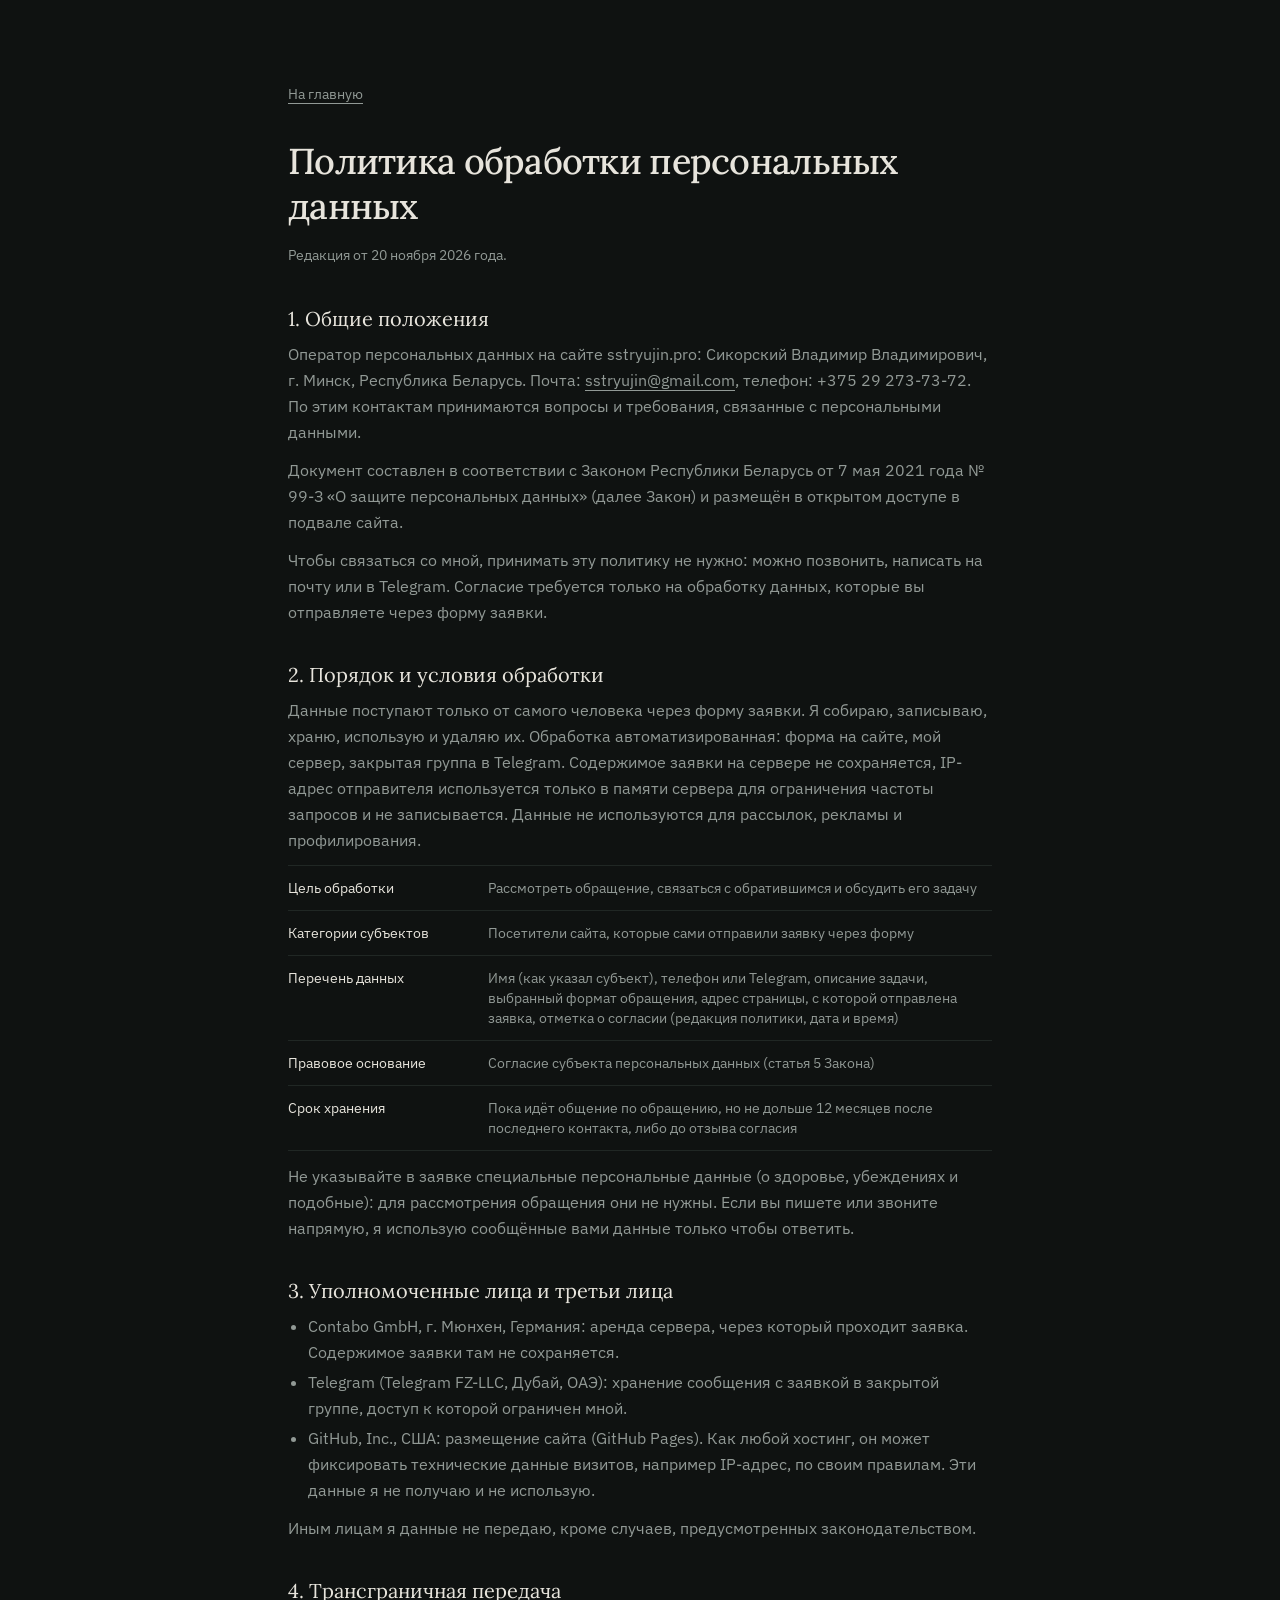
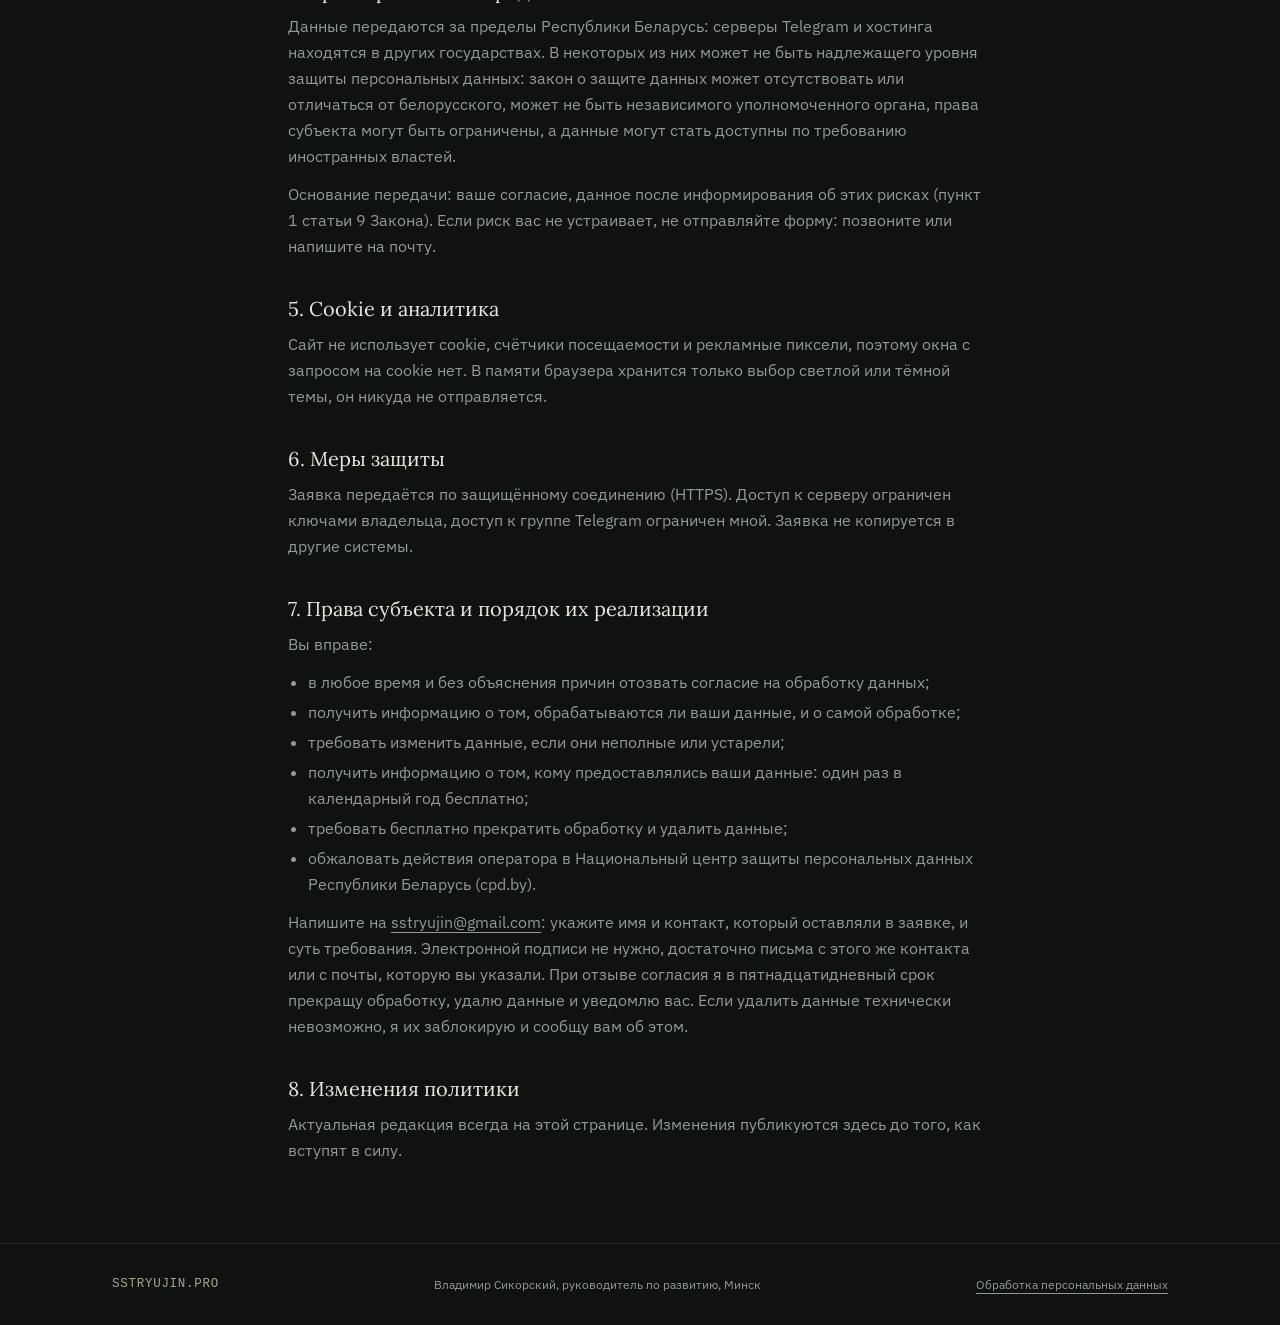
<file: privacy.html>
<!DOCTYPE html><html lang="ru" class="h-full antialiased"><head><meta charSet="utf-8"/><meta name="viewport" content="width=device-width, initial-scale=1"/><link rel="stylesheet" href="/_next/static/css/79c7000ad775e350.css" data-precedence="next"/><link rel="stylesheet" href="/_next/static/css/592855b16a41e847.css" data-precedence="next"/><link rel="preload" as="script" fetchPriority="low" href="/_next/static/chunks/webpack-5f6071887a4a3370.js"/><script src="/_next/static/chunks/4bd1b696-92152b0f5947070d.js" async=""></script><script src="/_next/static/chunks/794-8184f350ab0e9280.js" async=""></script><script src="/_next/static/chunks/main-app-b1edb09ac11ff90d.js" async=""></script><script src="/_next/static/chunks/app/privacy/page-5ab5dc3ef7e49795.js" async=""></script><title>Политика обработки персональных данных | Владимир Сикорский</title><meta name="description" content="Какие персональные данные обрабатывает сайт sstryujin.pro, зачем, как долго и как реализовать свои права."/><meta name="keywords" content="Владимир Сикорский,sstryujin,операционный директор Минск,руководитель по развитию Беларусь,выход собственника из операционки,настройка бизнес-процессов,внедрение Bitrix24,управленческий учёт P&amp;L ДДС,внедрение ИИ в бизнес"/><meta name="robots" content="noindex, nofollow"/><link rel="canonical" href="https://sstryujin.pro/privacy"/><meta property="og:title" content="Владимир Сикорский | Операционное управление и развитие компаний (Минск)"/><meta property="og:description" content="Выстраиваю систему управления, процессы, Bitrix24, управленческий учёт P&amp;L/ДДС и работу руководителей, чтобы собственник мог выйти из операционки. Минск, Беларусь, удалённо."/><meta property="og:url" content="https://sstryujin.pro"/><meta property="og:site_name" content="Владимир Сикорский"/><meta property="og:locale" content="ru_RU"/><meta property="og:image" content="https://sstryujin.pro/og.jpg"/><meta property="og:type" content="website"/><meta name="twitter:card" content="summary_large_image"/><meta name="twitter:title" content="Владимир Сикорский | Операционное управление и развитие компаний (Минск)"/><meta name="twitter:description" content="Выстраиваю систему управления, процессы, Bitrix24, управленческий учёт P&amp;L/ДДС и работу руководителей, чтобы собственник мог выйти из операционки. Минск, Беларусь, удалённо."/><meta name="twitter:image" content="https://sstryujin.pro/og.jpg"/><link rel="icon" href="/favicon.ico?603d046c9a6fdfbb" type="image/x-icon" sizes="16x16"/><script>try{if(localStorage.getItem('site-theme')==='light')document.documentElement.dataset.theme='light'}catch(e){}</script><script type="application/ld+json">{"@context":"https://schema.org","@graph":[{"@type":"Person","@id":"https://sstryujin.pro/#person","name":"Владимир Сикорский","alternateName":"sstryujin","jobTitle":"Руководитель по развитию, операционный руководитель","description":"Выстраиваю систему управления, процессы, Bitrix24, управленческий учёт P&L/ДДС и работу руководителей, чтобы собственник мог выйти из операционки. Минск, Беларусь, удалённо.","url":"https://sstryujin.pro/","image":"https://sstryujin.pro/images/site/p101.jpg","email":"mailto:sstryujin@gmail.com","address":{"@type":"PostalAddress","addressLocality":"Минск","addressCountry":"BY"},"alumniOf":[{"@type":"CollegeOrUniversity","name":"Московский международный университет"},{"@type":"EducationalOrganization","name":"Минское суворовское военное училище"}],"knowsAbout":["Операционное управление","Организационная структура и регламентация","Регулярный менеджмент и развитие руководителей","Внедрение Bitrix24 и amoCRM","Управленческий учёт P&L и ДДС","Связка маркетинга, колл-центра и продаж","Прикладное внедрение ИИ в бизнес-процессы","Сложные деловые переговоры"],"sameAs":["https://t.me/sstruyjin","https://www.instagram.com/sstryujin/","https://rabota.by/resume/1dcd7aedff113238660039ed1f6d45596a4139"]},{"@type":"WebSite","@id":"https://sstryujin.pro/#website","url":"https://sstryujin.pro/","name":"Владимир Сикорский","inLanguage":"ru-RU","publisher":{"@id":"https://sstryujin.pro/#person"}},{"@type":"FAQPage","@id":"https://sstryujin.pro/#faq","mainEntity":[{"@type":"Question","name":"В каком формате можно поработать вместе?","acceptedAnswer":{"@type":"Answer","text":"В трёх: разбор компании со списком первых шагов, проект до результата (CRM, управленческий учёт, маркетинг, оргструктура, ИИ) или роль руководителя по развитию и операционному управлению."}},{"@type":"Question","name":"Работаешь только в Минске?","acceptedAnswer":{"@type":"Answer","text":"Живу в Минске. Работаю очно в регионе и удалённо, готов к командировкам."}},{"@type":"Question","name":"Чем отличаешься от внешнего консультанта?","acceptedAnswer":{"@type":"Answer","text":"Беру задачу в руки: погружаюсь в работу людей, собираю таблицы, логику CRM и ИИ-инструменты, затем передаю работающую систему руководителям."}}]}]}</script><script src="/_next/static/chunks/polyfills-42372ed130431b0a.js" noModule=""></script></head><body class="min-h-full flex flex-col"><div hidden=""><!--$--><!--/$--></div><main class="mx-auto w-full max-w-3xl flex-1 px-5 py-14 sm:px-8 lg:py-20"><a class="text-sm text-muted-foreground underline underline-offset-4 hover:text-foreground" href="/">На главную</a><h1 class="mt-8 font-display text-3xl font-medium leading-tight tracking-[-0.02em] sm:text-4xl">Политика обработки персональных данных</h1><p class="mt-4 text-sm text-muted-foreground">Редакция от <!-- -->20 ноября 2026 года<!-- -->.</p><div class="mt-10 space-y-9"><section><h2 class="font-display text-xl text-foreground">1. Общие положения</h2><div class="mt-2 space-y-3 text-base leading-relaxed text-muted-foreground"><p>Оператор персональных данных на сайте sstryujin.pro: Сикорский Владимир Владимирович, г. Минск, Республика Беларусь. Почта: <a class="underline underline-offset-4" href="mailto:sstryujin@gmail.com">sstryujin@gmail.com</a>, телефон: <!-- -->+375 29 273-73-72<!-- -->. По этим контактам принимаются вопросы и требования, связанные с персональными данными.</p><p>Документ составлен в соответствии с Законом Республики Беларусь от 7 мая 2021 года № 99-З «О защите персональных данных» (далее Закон) и размещён в открытом доступе в подвале сайта.</p><p>Чтобы связаться со мной, принимать эту политику не нужно: можно позвонить, написать на почту или в Telegram. Согласие требуется только на обработку данных, которые вы отправляете через форму заявки.</p></div></section><section><h2 class="font-display text-xl text-foreground">2. Порядок и условия обработки</h2><div class="mt-2 space-y-3 text-base leading-relaxed text-muted-foreground"><p>Данные поступают только от самого человека через форму заявки. Я собираю, записываю, храню, использую и удаляю их. Обработка автоматизированная: форма на сайте, мой сервер, закрытая группа в Telegram. Содержимое заявки на сервере не сохраняется, IP-адрес отправителя используется только в памяти сервера для ограничения частоты запросов и не записывается. Данные не используются для рассылок, рекламы и профилирования.</p><dl class="divide-y divide-border border-y border-border text-sm"><div class="grid gap-1 py-3 sm:grid-cols-[11rem_1fr] sm:gap-6"><dt class="text-foreground">Цель обработки</dt><dd>Рассмотреть обращение, связаться с обратившимся и обсудить его задачу</dd></div><div class="grid gap-1 py-3 sm:grid-cols-[11rem_1fr] sm:gap-6"><dt class="text-foreground">Категории субъектов</dt><dd>Посетители сайта, которые сами отправили заявку через форму</dd></div><div class="grid gap-1 py-3 sm:grid-cols-[11rem_1fr] sm:gap-6"><dt class="text-foreground">Перечень данных</dt><dd>Имя (как указал субъект), телефон или Telegram, описание задачи, выбранный формат обращения, адрес страницы, с которой отправлена заявка, отметка о согласии (редакция политики, дата и время)</dd></div><div class="grid gap-1 py-3 sm:grid-cols-[11rem_1fr] sm:gap-6"><dt class="text-foreground">Правовое основание</dt><dd>Согласие субъекта персональных данных (статья 5 Закона)</dd></div><div class="grid gap-1 py-3 sm:grid-cols-[11rem_1fr] sm:gap-6"><dt class="text-foreground">Срок хранения</dt><dd>Пока идёт общение по обращению, но не дольше 12 месяцев после последнего контакта, либо до отзыва согласия</dd></div></dl><p>Не указывайте в заявке специальные персональные данные (о здоровье, убеждениях и подобные): для рассмотрения обращения они не нужны. Если вы пишете или звоните напрямую, я использую сообщённые вами данные только чтобы ответить.</p></div></section><section><h2 class="font-display text-xl text-foreground">3. Уполномоченные лица и третьи лица</h2><div class="mt-2 space-y-3 text-base leading-relaxed text-muted-foreground"><ul class="list-disc space-y-1 pl-5"><li>Contabo GmbH, г. Мюнхен, Германия: аренда сервера, через который проходит заявка. Содержимое заявки там не сохраняется.</li><li>Telegram (Telegram FZ-LLC, Дубай, ОАЭ): хранение сообщения с заявкой в закрытой группе, доступ к которой ограничен мной.</li><li>GitHub, Inc., США: размещение сайта (GitHub Pages). Как любой хостинг, он может фиксировать технические данные визитов, например IP-адрес, по своим правилам. Эти данные я не получаю и не использую.</li></ul><p>Иным лицам я данные не передаю, кроме случаев, предусмотренных законодательством.</p></div></section><section><h2 class="font-display text-xl text-foreground">4. Трансграничная передача</h2><div class="mt-2 space-y-3 text-base leading-relaxed text-muted-foreground"><p>Данные передаются за пределы Республики Беларусь: серверы Telegram и хостинга находятся в других государствах. В некоторых из них может не быть надлежащего уровня защиты персональных данных: закон о защите данных может отсутствовать или отличаться от белорусского, может не быть независимого уполномоченного органа, права субъекта могут быть ограничены, а данные могут стать доступны по требованию иностранных властей.</p><p>Основание передачи: ваше согласие, данное после информирования об этих рисках (пункт 1 статьи 9 Закона). Если риск вас не устраивает, не отправляйте форму: позвоните или напишите на почту.</p></div></section><section><h2 class="font-display text-xl text-foreground">5. Cookie и аналитика</h2><div class="mt-2 space-y-3 text-base leading-relaxed text-muted-foreground"><p>Сайт не использует cookie, счётчики посещаемости и рекламные пиксели, поэтому окна с запросом на cookie нет. В памяти браузера хранится только выбор светлой или тёмной темы, он никуда не отправляется.</p></div></section><section><h2 class="font-display text-xl text-foreground">6. Меры защиты</h2><div class="mt-2 space-y-3 text-base leading-relaxed text-muted-foreground"><p>Заявка передаётся по защищённому соединению (HTTPS). Доступ к серверу ограничен ключами владельца, доступ к группе Telegram ограничен мной. Заявка не копируется в другие системы.</p></div></section><section><h2 class="font-display text-xl text-foreground">7. Права субъекта и порядок их реализации</h2><div class="mt-2 space-y-3 text-base leading-relaxed text-muted-foreground"><p>Вы вправе:</p><ul class="list-disc space-y-1 pl-5"><li>в любое время и без объяснения причин отозвать согласие на обработку данных;</li><li>получить информацию о том, обрабатываются ли ваши данные, и о самой обработке;</li><li>требовать изменить данные, если они неполные или устарели;</li><li>получить информацию о том, кому предоставлялись ваши данные: один раз в календарный год бесплатно;</li><li>требовать бесплатно прекратить обработку и удалить данные;</li><li>обжаловать действия оператора в Национальный центр защиты персональных данных Республики Беларусь (cpd.by).</li></ul><p>Напишите на <a class="underline underline-offset-4" href="mailto:sstryujin@gmail.com">sstryujin@gmail.com</a>: укажите имя и контакт, который оставляли в заявке, и суть требования. Электронной подписи не нужно, достаточно письма с этого же контакта или с почты, которую вы указали. При отзыве согласия я в пятнадцатидневный срок прекращу обработку, удалю данные и уведомлю вас. Если удалить данные технически невозможно, я их заблокирую и сообщу вам об этом.</p></div></section><section><h2 class="font-display text-xl text-foreground">8. Изменения политики</h2><div class="mt-2 space-y-3 text-base leading-relaxed text-muted-foreground"><p>Актуальная редакция всегда на этой странице. Изменения публикуются здесь до того, как вступят в силу.</p></div></section></div></main><footer class="border-t border-border bg-background"><div class="mx-auto flex max-w-6xl flex-wrap items-center justify-between gap-4 px-5 pb-24 pt-8 text-xs text-muted-foreground sm:px-8 sm:pb-8 lg:px-12"><span class="font-mono-meta text-bronze">sstryujin.pro</span><span>Владимир Сикорский, руководитель по развитию, Минск</span><a href="/privacy" class="underline underline-offset-4 hover:text-foreground">Обработка персональных данных</a></div></footer><!--$--><!--/$--><script src="/_next/static/chunks/webpack-5f6071887a4a3370.js" id="_R_" async=""></script><script>(self.__next_f=self.__next_f||[]).push([0])</script><script>self.__next_f.push([1,"1:\"$Sreact.fragment\"\n3:I[7121,[],\"\"]\n4:I[4581,[],\"\"]\na:I[7123,[],\"default\",1]\n:HL[\"/_next/static/css/79c7000ad775e350.css\",\"style\"]\n:HL[\"/_next/static/css/592855b16a41e847.css\",\"style\"]\n2:Tc5d,"])</script><script>self.__next_f.push([1,"{\"@context\":\"https://schema.org\",\"@graph\":[{\"@type\":\"Person\",\"@id\":\"https://sstryujin.pro/#person\",\"name\":\"Владимир Сикорский\",\"alternateName\":\"sstryujin\",\"jobTitle\":\"Руководитель по развитию, операционный руководитель\",\"description\":\"Выстраиваю систему управления, процессы, Bitrix24, управленческий учёт P\u0026L/ДДС и работу руководителей, чтобы собственник мог выйти из операционки. Минск, Беларусь, удалённо.\",\"url\":\"https://sstryujin.pro/\",\"image\":\"https://sstryujin.pro/images/site/p101.jpg\",\"email\":\"mailto:sstryujin@gmail.com\",\"address\":{\"@type\":\"PostalAddress\",\"addressLocality\":\"Минск\",\"addressCountry\":\"BY\"},\"alumniOf\":[{\"@type\":\"CollegeOrUniversity\",\"name\":\"Московский международный университет\"},{\"@type\":\"EducationalOrganization\",\"name\":\"Минское суворовское военное училище\"}],\"knowsAbout\":[\"Операционное управление\",\"Организационная структура и регламентация\",\"Регулярный менеджмент и развитие руководителей\",\"Внедрение Bitrix24 и amoCRM\",\"Управленческий учёт P\u0026L и ДДС\",\"Связка маркетинга, колл-центра и продаж\",\"Прикладное внедрение ИИ в бизнес-процессы\",\"Сложные деловые переговоры\"],\"sameAs\":[\"https://t.me/sstruyjin\",\"https://www.instagram.com/sstryujin/\",\"https://rabota.by/resume/1dcd7aedff113238660039ed1f6d45596a4139\"]},{\"@type\":\"WebSite\",\"@id\":\"https://sstryujin.pro/#website\",\"url\":\"https://sstryujin.pro/\",\"name\":\"Владимир Сикорский\",\"inLanguage\":\"ru-RU\",\"publisher\":{\"@id\":\"https://sstryujin.pro/#person\"}},{\"@type\":\"FAQPage\",\"@id\":\"https://sstryujin.pro/#faq\",\"mainEntity\":[{\"@type\":\"Question\",\"name\":\"В каком формате можно поработать вместе?\",\"acceptedAnswer\":{\"@type\":\"Answer\",\"text\":\"В трёх: разбор компании со списком первых шагов, проект до результата (CRM, управленческий учёт, маркетинг, оргструктура, ИИ) или роль руководителя по развитию и операционному управлению.\"}},{\"@type\":\"Question\",\"name\":\"Работаешь только в Минске?\",\"acceptedAnswer\":{\"@type\":\"Answer\",\"text\":\"Живу в Минске. Работаю очно в регионе и удалённо, готов к командировкам.\"}},{\"@type\":\"Question\",\"name\":\"Чем отличаешься от внешнего консультанта?\",\"acceptedAnswer\":{\"@type\":\"Answer\",\"text\":\"Беру задачу в руки: погружаюсь в работу людей, собираю таблицы, логику CRM и ИИ-инструменты, затем передаю работающую систему руководителям.\"}}]}]}"])</script><script>self.__next_f.push([1,"8:X\n"])</script><script>self.__next_f.push([1,"0:{\"P\":null,\"c\":[\"\",\"privacy\"],\"q\":\"\",\"i\":false,\"f\":[[[\"\",{\"children\":[\"privacy\",{\"children\":[\"__PAGE__\",{},\"$undefined\",\"$undefined\",4608]},\"$undefined\",\"$undefined\",4608]},\"$undefined\",\"$undefined\",4624],[[\"$\",\"$1\",\"c\",{\"children\":[[[\"$\",\"link\",\"0\",{\"rel\":\"stylesheet\",\"href\":\"/_next/static/css/79c7000ad775e350.css\",\"precedence\":\"next\",\"crossOrigin\":\"$undefined\",\"nonce\":\"$undefined\"}],[\"$\",\"link\",\"1\",{\"rel\":\"stylesheet\",\"href\":\"/_next/static/css/592855b16a41e847.css\",\"precedence\":\"next\",\"crossOrigin\":\"$undefined\",\"nonce\":\"$undefined\"}]],[\"$\",\"html\",null,{\"lang\":\"ru\",\"className\":\"h-full antialiased\",\"suppressHydrationWarning\":true,\"children\":[[\"$\",\"head\",null,{\"children\":[[\"$\",\"script\",null,{\"dangerouslySetInnerHTML\":{\"__html\":\"try{if(localStorage.getItem('site-theme')==='light')document.documentElement.dataset.theme='light'}catch(e){}\"}}],[\"$\",\"script\",null,{\"type\":\"application/ld+json\",\"dangerouslySetInnerHTML\":{\"__html\":\"$2\"}}]]}],[\"$\",\"body\",null,{\"className\":\"min-h-full flex flex-col\",\"children\":[\"$\",\"$L3\",null,{\"parallelRouterKey\":\"children\",\"error\":\"$undefined\",\"errorStyles\":\"$undefined\",\"errorScripts\":\"$undefined\",\"template\":[\"$\",\"$L4\",null,{}],\"templateStyles\":\"$undefined\",\"templateScripts\":\"$undefined\",\"notFound\":[[[\"$\",\"title\",null,{\"children\":\"404: This page could not be found.\"}],[\"$\",\"div\",null,{\"style\":{\"fontFamily\":\"system-ui,\\\"Segoe UI\\\",Roboto,Helvetica,Arial,sans-serif,\\\"Apple Color Emoji\\\",\\\"Segoe UI Emoji\\\"\",\"height\":\"100vh\",\"textAlign\":\"center\",\"display\":\"flex\",\"flexDirection\":\"column\",\"alignItems\":\"center\",\"justifyContent\":\"center\"},\"children\":\"$L5\"}]],[]],\"forbidden\":\"$undefined\",\"unauthorized\":\"$undefined\"}]}]]}]]}],{\"children\":[\"$L6\",{\"children\":[\"$L7\",{},null,false,null]},null,false,\"$8\"]},null,false,null],\"$L9\",false]],\"m\":\"$undefined\",\"G\":[\"$a\",[]],\"S\":true,\"h\":null,\"r\":\"$undefined\",\"s\":\"$undefined\",\"a\":\"$undefined\",\"l\":\"$undefined\",\"p\":\"$undefined\",\"d\":\"$undefined\",\"b\":\"dYkVapxDMYQTtMmAM9dJC\"}\n"])</script><script>self.__next_f.push([1,"b:I[8500,[\"877\",\"static/chunks/app/privacy/page-5ab5dc3ef7e49795.js\"],\"\"]\n16:I[484,[],\"ViewportBoundary\"]\n18:I[484,[],\"MetadataBoundary\"]\n19:\"$Sreact.suspense\"\n5:[\"$\",\"div\",null,{\"children\":[[\"$\",\"style\",null,{\"dangerouslySetInnerHTML\":{\"__html\":\"body{color:#000;background:#fff;margin:0}.next-error-h1{border-right:1px solid rgba(0,0,0,.3)}@media (prefers-color-scheme:dark){body{color:#fff;background:#000}.next-error-h1{border-right:1px solid rgba(255,255,255,.3)}}\"}}],[\"$\",\"h1\",null,{\"className\":\"next-error-h1\",\"style\":{\"display\":\"inline-block\",\"margin\":\"0 20px 0 0\",\"padding\":\"0 23px 0 0\",\"fontSize\":24,\"fontWeight\":500,\"verticalAlign\":\"top\",\"lineHeight\":\"49px\"},\"children\":404}],[\"$\",\"div\",null,{\"style\":{\"display\":\"inline-block\"},\"children\":[\"$\",\"h2\",null,{\"style\":{\"fontSize\":14,\"fontWeight\":400,\"lineHeight\":\"49px\",\"margin\":0},\"children\":\"This page could not be found.\"}]}]]}]\n6:[\"$\",\"$1\",\"c\",{\"children\":[null,[\"$\",\"$L3\",null,{\"parallelRouterKey\":\"children\",\"error\":\"$undefined\",\"errorStyles\":\"$undefined\",\"errorScripts\":\"$undefined\",\"template\":[\"$\",\"$L4\",null,{}],\"templateStyles\":\"$undefined\",\"templateScripts\":\"$undefined\",\"notFound\":\"$undefined\",\"forbidden\":\"$undefined\",\"unauthorized\":\"$undefined\"}]]}]\n"])</script><script>self.__next_f.push([1,"7:[\"$\",\"$1\",\"c\",{\"children\":[[[\"$\",\"main\",null,{\"className\":\"mx-auto w-full max-w-3xl flex-1 px-5 py-14 sm:px-8 lg:py-20\",\"children\":[[\"$\",\"$Lb\",null,{\"href\":\"/\",\"className\":\"text-sm text-muted-foreground underline underline-offset-4 hover:text-foreground\",\"children\":\"На главную\"}],[\"$\",\"h1\",null,{\"className\":\"mt-8 font-display text-3xl font-medium leading-tight tracking-[-0.02em] sm:text-4xl\",\"children\":\"Политика обработки персональных данных\"}],[\"$\",\"p\",null,{\"className\":\"mt-4 text-sm text-muted-foreground\",\"children\":[\"Редакция от \",\"20 ноября 2026 года\",\".\"]}],[\"$\",\"div\",null,{\"className\":\"mt-10 space-y-9\",\"children\":[[\"$\",\"section\",\"1. Общие положения\",{\"children\":[[\"$\",\"h2\",null,{\"className\":\"font-display text-xl text-foreground\",\"children\":\"1. Общие положения\"}],[\"$\",\"div\",null,{\"className\":\"mt-2 space-y-3 text-base leading-relaxed text-muted-foreground\",\"children\":[[\"$\",\"p\",null,{\"children\":[\"Оператор персональных данных на сайте sstryujin.pro: Сикорский Владимир Владимирович, г. Минск, Республика Беларусь. Почта: \",[\"$\",\"a\",null,{\"className\":\"underline underline-offset-4\",\"href\":\"mailto:sstryujin@gmail.com\",\"children\":\"sstryujin@gmail.com\"}],\", телефон: \",\"+375 29 273-73-72\",\". По этим контактам принимаются вопросы и требования, связанные с персональными данными.\"]}],[\"$\",\"p\",null,{\"children\":\"Документ составлен в соответствии с Законом Республики Беларусь от 7 мая 2021 года № 99-З «О защите персональных данных» (далее Закон) и размещён в открытом доступе в подвале сайта.\"}],[\"$\",\"p\",null,{\"children\":\"Чтобы связаться со мной, принимать эту политику не нужно: можно позвонить, написать на почту или в Telegram. Согласие требуется только на обработку данных, которые вы отправляете через форму заявки.\"}]]}]]}],[\"$\",\"section\",\"2. Порядок и условия обработки\",{\"children\":[[\"$\",\"h2\",null,{\"className\":\"font-display text-xl text-foreground\",\"children\":\"2. Порядок и условия обработки\"}],[\"$\",\"div\",null,{\"className\":\"mt-2 space-y-3 text-base leading-relaxed text-muted-foreground\",\"children\":[[\"$\",\"p\",null,{\"children\":\"Данные поступают только от самого человека через форму заявки. Я собираю, записываю, храню, использую и удаляю их. Обработка автоматизированная: форма на сайте, мой сервер, закрытая группа в Telegram. Содержимое заявки на сервере не сохраняется, IP-адрес отправителя используется только в памяти сервера для ограничения частоты запросов и не записывается. Данные не используются для рассылок, рекламы и профилирования.\"}],[\"$\",\"dl\",null,{\"className\":\"divide-y divide-border border-y border-border text-sm\",\"children\":[[\"$\",\"div\",\"Цель обработки\",{\"className\":\"grid gap-1 py-3 sm:grid-cols-[11rem_1fr] sm:gap-6\",\"children\":[[\"$\",\"dt\",null,{\"className\":\"text-foreground\",\"children\":\"Цель обработки\"}],[\"$\",\"dd\",null,{\"children\":\"Рассмотреть обращение, связаться с обратившимся и обсудить его задачу\"}]]}],[\"$\",\"div\",\"Категории субъектов\",{\"className\":\"grid gap-1 py-3 sm:grid-cols-[11rem_1fr] sm:gap-6\",\"children\":[[\"$\",\"dt\",null,{\"className\":\"text-foreground\",\"children\":\"Категории субъектов\"}],[\"$\",\"dd\",null,{\"children\":\"Посетители сайта, которые сами отправили заявку через форму\"}]]}],[\"$\",\"div\",\"Перечень данных\",{\"className\":\"grid gap-1 py-3 sm:grid-cols-[11rem_1fr] sm:gap-6\",\"children\":[[\"$\",\"dt\",null,{\"className\":\"text-foreground\",\"children\":\"Перечень данных\"}],[\"$\",\"dd\",null,{\"children\":\"Имя (как указал субъект), телефон или Telegram, описание задачи, выбранный формат обращения, адрес страницы, с которой отправлена заявка, отметка о согласии (редакция политики, дата и время)\"}]]}],[\"$\",\"div\",\"Правовое основание\",{\"className\":\"grid gap-1 py-3 sm:grid-cols-[11rem_1fr] sm:gap-6\",\"children\":[[\"$\",\"dt\",null,{\"className\":\"text-foreground\",\"children\":\"Правовое основание\"}],[\"$\",\"dd\",null,{\"children\":\"Согласие субъекта персональных данных (статья 5 Закона)\"}]]}],\"$Lc\"]}],\"$Ld\"]}]]}],\"$Le\",\"$Lf\",\"$L10\",\"$L11\",\"$L12\",\"$L13\"]}]]}],\"$L14\"],null,\"$L15\"]}]\n"])</script><script>self.__next_f.push([1,"9:[\"$\",\"$1\",\"h\",{\"children\":[null,[\"$\",\"$L16\",null,{\"children\":\"$L17\"}],[\"$\",\"div\",null,{\"hidden\":true,\"children\":[\"$\",\"$L18\",null,{\"children\":[\"$\",\"$19\",null,{\"name\":\"Next.Metadata\",\"children\":\"$L1a\"}]}]}],null]}]\n"])</script><script>self.__next_f.push([1,"1b:I[484,[],\"OutletBoundary\"]\n8:C\nc:[\"$\",\"div\",\"Срок хранения\",{\"className\":\"grid gap-1 py-3 sm:grid-cols-[11rem_1fr] sm:gap-6\",\"children\":[[\"$\",\"dt\",null,{\"className\":\"text-foreground\",\"children\":\"Срок хранения\"}],[\"$\",\"dd\",null,{\"children\":\"Пока идёт общение по обращению, но не дольше 12 месяцев после последнего контакта, либо до отзыва согласия\"}]]}]\nd:[\"$\",\"p\",null,{\"children\":\"Не указывайте в заявке специальные персональные данные (о здоровье, убеждениях и подобные): для рассмотрения обращения они не нужны. Если вы пишете или звоните напрямую, я использую сообщённые вами данные только чтобы ответить.\"}]\ne:[\"$\",\"section\",\"3. Уполномоченные лица и третьи лица\",{\"children\":[[\"$\",\"h2\",null,{\"className\":\"font-display text-xl text-foreground\",\"children\":\"3. Уполномоченные лица и третьи лица\"}],[\"$\",\"div\",null,{\"className\":\"mt-2 space-y-3 text-base leading-relaxed text-muted-foreground\",\"children\":[[\"$\",\"ul\",null,{\"className\":\"list-disc space-y-1 pl-5\",\"children\":[[\"$\",\"li\",null,{\"children\":\"Contabo GmbH, г. Мюнхен, Германия: аренда сервера, через который проходит заявка. Содержимое заявки там не сохраняется.\"}],[\"$\",\"li\",null,{\"children\":\"Telegram (Telegram FZ-LLC, Дубай, ОАЭ): хранение сообщения с заявкой в закрытой группе, доступ к которой ограничен мной.\"}],[\"$\",\"li\",null,{\"children\":\"GitHub, Inc., США: размещение сайта (GitHub Pages). Как любой хостинг, он может фиксировать технические данные визитов, например IP-адрес, по своим правилам. Эти данные я не получаю и не использую.\"}]]}],[\"$\",\"p\",null,{\"children\":\"Иным лицам я данные не передаю, кроме случаев, предусмотренных законодательством.\"}]]}]]}]\nf:[\"$\",\"section\",\"4. Трансграничная передача\",{\"children\":[[\"$\",\"h2\",null,{\"className\":\"font-display text-xl text-foreground\",\"children\":\"4. Трансграничная передача\"}],[\"$\",\"div\",null,{\"className\":\"mt-2 space-y-3 text-base leading-relaxed text-muted-foreground\",\"children\":[[\"$\",\"p\",null,{\"children\":\"Данные передаются за пределы Республики Беларусь: серверы Telegram и хостинга находятся в других государствах. В некоторых из них может не быть надлежащего уровня защиты персональных данных: закон о защите данных может отсутствовать или отличаться от белорусского, может не быть независимого уполномоченного органа, права субъекта могут быть ограничены, а данные могут стать доступны по требованию иностранных властей.\"}],[\"$\",\"p\",null,{\"children\":\"Основание передачи: ваше согласие, данное после информирования об этих рисках (пункт 1 статьи 9 Закона). Если риск вас не устраивает, не отправляйте форму: позвоните или напишите на почту.\"}]]}]]}]\n10:[\"$\",\"section\",\"5. Cookie и аналитика\",{\"children\":[[\"$\",\"h2\",null,{\"className\":\"font-display text-xl text-foreground\",\"children\":\"5. Cookie и аналитика\"}],[\"$\",\"div\",null,{\"className\":\"mt-2 space-y-3 text-base leading-relaxed text"])</script><script>self.__next_f.push([1,"-muted-foreground\",\"children\":[\"$\",\"p\",null,{\"children\":\"Сайт не использует cookie, счётчики посещаемости и рекламные пиксели, поэтому окна с запросом на cookie нет. В памяти браузера хранится только выбор светлой или тёмной темы, он никуда не отправляется.\"}]}]]}]\n11:[\"$\",\"section\",\"6. Меры защиты\",{\"children\":[[\"$\",\"h2\",null,{\"className\":\"font-display text-xl text-foreground\",\"children\":\"6. Меры защиты\"}],[\"$\",\"div\",null,{\"className\":\"mt-2 space-y-3 text-base leading-relaxed text-muted-foreground\",\"children\":[\"$\",\"p\",null,{\"children\":\"Заявка передаётся по защищённому соединению (HTTPS). Доступ к серверу ограничен ключами владельца, доступ к группе Telegram ограничен мной. Заявка не копируется в другие системы.\"}]}]]}]\n"])</script><script>self.__next_f.push([1,"12:[\"$\",\"section\",\"7. Права субъекта и порядок их реализации\",{\"children\":[[\"$\",\"h2\",null,{\"className\":\"font-display text-xl text-foreground\",\"children\":\"7. Права субъекта и порядок их реализации\"}],[\"$\",\"div\",null,{\"className\":\"mt-2 space-y-3 text-base leading-relaxed text-muted-foreground\",\"children\":[[\"$\",\"p\",null,{\"children\":\"Вы вправе:\"}],[\"$\",\"ul\",null,{\"className\":\"list-disc space-y-1 pl-5\",\"children\":[[\"$\",\"li\",null,{\"children\":\"в любое время и без объяснения причин отозвать согласие на обработку данных;\"}],[\"$\",\"li\",null,{\"children\":\"получить информацию о том, обрабатываются ли ваши данные, и о самой обработке;\"}],[\"$\",\"li\",null,{\"children\":\"требовать изменить данные, если они неполные или устарели;\"}],[\"$\",\"li\",null,{\"children\":\"получить информацию о том, кому предоставлялись ваши данные: один раз в календарный год бесплатно;\"}],[\"$\",\"li\",null,{\"children\":\"требовать бесплатно прекратить обработку и удалить данные;\"}],[\"$\",\"li\",null,{\"children\":\"обжаловать действия оператора в Национальный центр защиты персональных данных Республики Беларусь (cpd.by).\"}]]}],[\"$\",\"p\",null,{\"children\":[\"Напишите на \",\"$7:props:children:0:0:props:children:3:props:children:0:props:children:1:props:children:0:props:children:1\",\": укажите имя и контакт, который оставляли в заявке, и суть требования. Электронной подписи не нужно, достаточно письма с этого же контакта или с почты, которую вы указали. При отзыве согласия я в пятнадцатидневный срок прекращу обработку, удалю данные и уведомлю вас. Если удалить данные технически невозможно, я их заблокирую и сообщу вам об этом.\"]}]]}]]}]\n"])</script><script>self.__next_f.push([1,"13:[\"$\",\"section\",\"8. Изменения политики\",{\"children\":[[\"$\",\"h2\",null,{\"className\":\"font-display text-xl text-foreground\",\"children\":\"8. Изменения политики\"}],[\"$\",\"div\",null,{\"className\":\"mt-2 space-y-3 text-base leading-relaxed text-muted-foreground\",\"children\":[\"$\",\"p\",null,{\"children\":\"Актуальная редакция всегда на этой странице. Изменения публикуются здесь до того, как вступят в силу.\"}]}]]}]\n14:[\"$\",\"footer\",null,{\"className\":\"border-t border-border bg-background\",\"children\":[\"$\",\"div\",null,{\"className\":\"mx-auto flex max-w-6xl flex-wrap items-center justify-between gap-4 px-5 pb-24 pt-8 text-xs text-muted-foreground sm:px-8 sm:pb-8 lg:px-12\",\"children\":[[\"$\",\"span\",null,{\"className\":\"font-mono-meta text-bronze\",\"children\":\"sstryujin.pro\"}],[\"$\",\"span\",null,{\"children\":\"Владимир Сикорский, руководитель по развитию, Минск\"}],[\"$\",\"a\",null,{\"href\":\"/privacy\",\"className\":\"underline underline-offset-4 hover:text-foreground\",\"children\":\"Обработка персональных данных\"}]]}]}]\n15:[\"$\",\"$L1b\",null,{\"children\":[\"$\",\"$19\",null,{\"name\":\"Next.MetadataOutlet\",\"children\":\"$@1c\"}]}]\n"])</script><script>self.__next_f.push([1,"17:[[\"$\",\"meta\",\"0\",{\"charSet\":\"utf-8\"}],[\"$\",\"meta\",\"1\",{\"name\":\"viewport\",\"content\":\"width=device-width, initial-scale=1\"}]]\n"])</script><script>self.__next_f.push([1,"1d:I[6869,[],\"IconMark\"]\n"])</script><script>self.__next_f.push([1,"1a:[[\"$\",\"title\",\"0\",{\"children\":\"Политика обработки персональных данных | Владимир Сикорский\"}],[\"$\",\"meta\",\"1\",{\"name\":\"description\",\"content\":\"Какие персональные данные обрабатывает сайт sstryujin.pro, зачем, как долго и как реализовать свои права.\"}],[\"$\",\"meta\",\"2\",{\"name\":\"keywords\",\"content\":\"Владимир Сикорский,sstryujin,операционный директор Минск,руководитель по развитию Беларусь,выход собственника из операционки,настройка бизнес-процессов,внедрение Bitrix24,управленческий учёт P\u0026L ДДС,внедрение ИИ в бизнес\"}],[\"$\",\"meta\",\"3\",{\"name\":\"robots\",\"content\":\"noindex, nofollow\"}],[\"$\",\"link\",\"4\",{\"rel\":\"canonical\",\"href\":\"https://sstryujin.pro/privacy\"}],[\"$\",\"meta\",\"5\",{\"property\":\"og:title\",\"content\":\"Владимир Сикорский | Операционное управление и развитие компаний (Минск)\"}],[\"$\",\"meta\",\"6\",{\"property\":\"og:description\",\"content\":\"Выстраиваю систему управления, процессы, Bitrix24, управленческий учёт P\u0026L/ДДС и работу руководителей, чтобы собственник мог выйти из операционки. Минск, Беларусь, удалённо.\"}],[\"$\",\"meta\",\"7\",{\"property\":\"og:url\",\"content\":\"https://sstryujin.pro\"}],[\"$\",\"meta\",\"8\",{\"property\":\"og:site_name\",\"content\":\"Владимир Сикорский\"}],[\"$\",\"meta\",\"9\",{\"property\":\"og:locale\",\"content\":\"ru_RU\"}],[\"$\",\"meta\",\"10\",{\"property\":\"og:image\",\"content\":\"https://sstryujin.pro/og.jpg\"}],[\"$\",\"meta\",\"11\",{\"property\":\"og:type\",\"content\":\"website\"}],[\"$\",\"meta\",\"12\",{\"name\":\"twitter:card\",\"content\":\"summary_large_image\"}],[\"$\",\"meta\",\"13\",{\"name\":\"twitter:title\",\"content\":\"Владимир Сикорский | Операционное управление и развитие компаний (Минск)\"}],[\"$\",\"meta\",\"14\",{\"name\":\"twitter:description\",\"content\":\"Выстраиваю систему управления, процессы, Bitrix24, управленческий учёт P\u0026L/ДДС и работу руководителей, чтобы собственник мог выйти из операционки. Минск, Беларусь, удалённо.\"}],[\"$\",\"meta\",\"15\",{\"name\":\"twitter:image\",\"content\":\"https://sstryujin.pro/og.jpg\"}],[\"$\",\"link\",\"16\",{\"rel\":\"icon\",\"href\":\"/favicon.ico?603d046c9a6fdfbb\",\"type\":\"image/x-icon\",\"sizes\":\"16x16\"}],[\"$\",\"$L1d\",\"17\",{}]]\n"])</script><script>self.__next_f.push([1,"1c:null\n"])</script></body></html>
</file>
<file: _next/static/css/79c7000ad775e350.css>
@font-face{font-family:Lora;font-style:normal;font-display:swap;font-weight:400;src:url(/_next/static/media/lora-cyrillic-ext-400-normal.aacada53.woff2) format("woff2"),url(/_next/static/media/lora-cyrillic-ext-400-normal.addace30.woff) format("woff");unicode-range:u+0460-052f,u+1c80-1c8a,u+20b4,u+2de0-2dff,u+a640-a69f,u+fe2e-fe2f}@font-face{font-family:Lora;font-style:normal;font-display:swap;font-weight:400;src:url(/_next/static/media/lora-cyrillic-400-normal.6874c512.woff2) format("woff2"),url(/_next/static/media/lora-cyrillic-400-normal.4d8c4d87.woff) format("woff");unicode-range:u+0301,u+0400-045f,u+0490-0491,u+04b0-04b1,u+2116}@font-face{font-family:Lora;font-style:normal;font-display:swap;font-weight:400;src:url(/_next/static/media/lora-math-400-normal.374c3883.woff2) format("woff2"),url(/_next/static/media/lora-math-400-normal.b7ccb4e5.woff) format("woff");unicode-range:u+0302-0303,u+0305,u+0307-0308,u+0310,u+0312,u+0315,u+031a,u+0326-0327,u+032c,u+032f-0330,u+0332-0333,u+0338,u+033a,u+0346,u+034d,u+0391-03a1,u+03a3-03a9,u+03b1-03c9,u+03d1,u+03d5-03d6,u+03f0-03f1,u+03f4-03f5,u+2016-2017,u+2034-2038,u+203c,u+2040,u+2043,u+2047,u+2050,u+2057,u+205f,u+2070-2071,u+2074-208e,u+2090-209c,u+20d0-20dc,u+20e1,u+20e5-20ef,u+2100-2112,u+2114-2115,u+2117-2121,u+2123-214f,u+2190,u+2192,u+2194-21ae,u+21b0-21e5,u+21f1-21f2,u+21f4-2211,u+2213-2214,u+2216-22ff,u+2308-230b,u+2310,u+2319,u+231c-2321,u+2336-237a,u+237c,u+2395,u+239b-23b7,u+23d0,u+23dc-23e1,u+2474-2475,u+25af,u+25b3,u+25b7,u+25bd,u+25c1,u+25ca,u+25cc,u+25fb,u+266d-266f,u+27c0-27ff,u+2900-2aff,u+2b0e-2b11,u+2b30-2b4c,u+2bfe,u+3030,u+ff5b,u+ff5d,u+1d400-1d7ff,u+1ee??}@font-face{font-family:Lora;font-style:normal;font-display:swap;font-weight:400;src:url(/_next/static/media/lora-symbols-400-normal.c3ed052b.woff2) format("woff2"),url(/_next/static/media/lora-symbols-400-normal.6ffee1e1.woff) format("woff");unicode-range:u+0001-000c,u+000e-001f,u+007f-009f,u+20dd-20e0,u+20e2-20e4,u+2150-218f,u+2190,u+2192,u+2194-2199,u+21af,u+21e6-21f0,u+21f3,u+2218-2219,u+2299,u+22c4-22c6,u+2300-243f,u+2440-244a,u+2460-24ff,u+25a0-27bf,u+28??,u+2921-2922,u+2981,u+29bf,u+29eb,u+2b??,u+4dc0-4dff,u+fff9-fffb,u+10140-1018e,u+10190-1019c,u+101a0,u+101d0-101fd,u+102e0-102fb,u+10e60-10e7e,u+1d2c0-1d2d3,u+1d2e0-1d37f,u+1f0??,u+1f100-1f1ad,u+1f1e6-1f1ff,u+1f30d-1f30f,u+1f315,u+1f31c,u+1f31e,u+1f320-1f32c,u+1f336,u+1f378,u+1f37d,u+1f382,u+1f393-1f39f,u+1f3a7-1f3a8,u+1f3ac-1f3af,u+1f3c2,u+1f3c4-1f3c6,u+1f3ca-1f3ce,u+1f3d4-1f3e0,u+1f3ed,u+1f3f1-1f3f3,u+1f3f5-1f3f7,u+1f408,u+1f415,u+1f41f,u+1f426,u+1f43f,u+1f441-1f442,u+1f444,u+1f446-1f449,u+1f44c-1f44e,u+1f453,u+1f46a,u+1f47d,u+1f4a3,u+1f4b0,u+1f4b3,u+1f4b9,u+1f4bb,u+1f4bf,u+1f4c8-1f4cb,u+1f4d6,u+1f4da,u+1f4df,u+1f4e3-1f4e6,u+1f4ea-1f4ed,u+1f4f7,u+1f4f9-1f4fb,u+1f4fd-1f4fe,u+1f503,u+1f507-1f50b,u+1f50d,u+1f512-1f513,u+1f53e-1f54a,u+1f54f-1f5fa,u+1f610,u+1f650-1f67f,u+1f687,u+1f68d,u+1f691,u+1f694,u+1f698,u+1f6ad,u+1f6b2,u+1f6b9-1f6ba,u+1f6bc,u+1f6c6-1f6cf,u+1f6d3-1f6d7,u+1f6e0-1f6ea,u+1f6f0-1f6f3,u+1f6f7-1f6fc,u+1f7??,u+1f800-1f80b,u+1f810-1f847,u+1f850-1f859,u+1f860-1f887,u+1f890-1f8ad,u+1f8b0-1f8bb,u+1f8c0-1f8c1,u+1f900-1f90b,u+1f93b,u+1f946,u+1f984,u+1f996,u+1f9e9,u+1fa00-1fa6f,u+1fa70-1fa7c,u+1fa80-1fa89,u+1fa8f-1fac6,u+1face-1fadc,u+1fadf-1fae9,u+1faf0-1faf8,u+1fb??}@font-face{font-family:Lora;font-style:normal;font-display:swap;font-weight:400;src:url(/_next/static/media/lora-vietnamese-400-normal.7f3c9d77.woff2) format("woff2"),url(/_next/static/media/lora-vietnamese-400-normal.c6a157ca.woff) format("woff");unicode-range:u+0102-0103,u+0110-0111,u+0128-0129,u+0168-0169,u+01a0-01a1,u+01af-01b0,u+0300-0301,u+0303-0304,u+0308-0309,u+0323,u+0329,u+1ea0-1ef9,u+20ab}@font-face{font-family:Lora;font-style:normal;font-display:swap;font-weight:400;src:url(/_next/static/media/lora-latin-ext-400-normal.f5563a6a.woff2) format("woff2"),url(/_next/static/media/lora-latin-ext-400-normal.eb606b4a.woff) format("woff");unicode-range:u+0100-02ba,u+02bd-02c5,u+02c7-02cc,u+02ce-02d7,u+02dd-02ff,u+0304,u+0308,u+0329,u+1d00-1dbf,u+1e00-1e9f,u+1ef2-1eff,u+2020,u+20a0-20ab,u+20ad-20c0,u+2113,u+2c60-2c7f,u+a720-a7ff}@font-face{font-family:Lora;font-style:normal;font-display:swap;font-weight:400;src:url(/_next/static/media/lora-latin-400-normal.1245abf6.woff2) format("woff2"),url(/_next/static/media/lora-latin-400-normal.4ca3a8d1.woff) format("woff");unicode-range:u+00??,u+0131,u+0152-0153,u+02bb-02bc,u+02c6,u+02da,u+02dc,u+0304,u+0308,u+0329,u+2000-206f,u+20ac,u+2122,u+2191,u+2193,u+2212,u+2215,u+feff,u+fffd}@font-face{font-family:Lora;font-style:normal;font-display:swap;font-weight:500;src:url(/_next/static/media/lora-cyrillic-ext-500-normal.1a08be5b.woff2) format("woff2"),url(/_next/static/media/lora-cyrillic-ext-500-normal.1b7db58f.woff) format("woff");unicode-range:u+0460-052f,u+1c80-1c8a,u+20b4,u+2de0-2dff,u+a640-a69f,u+fe2e-fe2f}@font-face{font-family:Lora;font-style:normal;font-display:swap;font-weight:500;src:url(/_next/static/media/lora-cyrillic-500-normal.2e32849e.woff2) format("woff2"),url(/_next/static/media/lora-cyrillic-500-normal.ff7aaf4c.woff) format("woff");unicode-range:u+0301,u+0400-045f,u+0490-0491,u+04b0-04b1,u+2116}@font-face{font-family:Lora;font-style:normal;font-display:swap;font-weight:500;src:url(/_next/static/media/lora-math-500-normal.6d4e140d.woff2) format("woff2"),url(/_next/static/media/lora-math-500-normal.9d3f4729.woff) format("woff");unicode-range:u+0302-0303,u+0305,u+0307-0308,u+0310,u+0312,u+0315,u+031a,u+0326-0327,u+032c,u+032f-0330,u+0332-0333,u+0338,u+033a,u+0346,u+034d,u+0391-03a1,u+03a3-03a9,u+03b1-03c9,u+03d1,u+03d5-03d6,u+03f0-03f1,u+03f4-03f5,u+2016-2017,u+2034-2038,u+203c,u+2040,u+2043,u+2047,u+2050,u+2057,u+205f,u+2070-2071,u+2074-208e,u+2090-209c,u+20d0-20dc,u+20e1,u+20e5-20ef,u+2100-2112,u+2114-2115,u+2117-2121,u+2123-214f,u+2190,u+2192,u+2194-21ae,u+21b0-21e5,u+21f1-21f2,u+21f4-2211,u+2213-2214,u+2216-22ff,u+2308-230b,u+2310,u+2319,u+231c-2321,u+2336-237a,u+237c,u+2395,u+239b-23b7,u+23d0,u+23dc-23e1,u+2474-2475,u+25af,u+25b3,u+25b7,u+25bd,u+25c1,u+25ca,u+25cc,u+25fb,u+266d-266f,u+27c0-27ff,u+2900-2aff,u+2b0e-2b11,u+2b30-2b4c,u+2bfe,u+3030,u+ff5b,u+ff5d,u+1d400-1d7ff,u+1ee??}@font-face{font-family:Lora;font-style:normal;font-display:swap;font-weight:500;src:url(/_next/static/media/lora-symbols-500-normal.fea13b4f.woff2) format("woff2"),url(/_next/static/media/lora-symbols-500-normal.4c38e4b0.woff) format("woff");unicode-range:u+0001-000c,u+000e-001f,u+007f-009f,u+20dd-20e0,u+20e2-20e4,u+2150-218f,u+2190,u+2192,u+2194-2199,u+21af,u+21e6-21f0,u+21f3,u+2218-2219,u+2299,u+22c4-22c6,u+2300-243f,u+2440-244a,u+2460-24ff,u+25a0-27bf,u+28??,u+2921-2922,u+2981,u+29bf,u+29eb,u+2b??,u+4dc0-4dff,u+fff9-fffb,u+10140-1018e,u+10190-1019c,u+101a0,u+101d0-101fd,u+102e0-102fb,u+10e60-10e7e,u+1d2c0-1d2d3,u+1d2e0-1d37f,u+1f0??,u+1f100-1f1ad,u+1f1e6-1f1ff,u+1f30d-1f30f,u+1f315,u+1f31c,u+1f31e,u+1f320-1f32c,u+1f336,u+1f378,u+1f37d,u+1f382,u+1f393-1f39f,u+1f3a7-1f3a8,u+1f3ac-1f3af,u+1f3c2,u+1f3c4-1f3c6,u+1f3ca-1f3ce,u+1f3d4-1f3e0,u+1f3ed,u+1f3f1-1f3f3,u+1f3f5-1f3f7,u+1f408,u+1f415,u+1f41f,u+1f426,u+1f43f,u+1f441-1f442,u+1f444,u+1f446-1f449,u+1f44c-1f44e,u+1f453,u+1f46a,u+1f47d,u+1f4a3,u+1f4b0,u+1f4b3,u+1f4b9,u+1f4bb,u+1f4bf,u+1f4c8-1f4cb,u+1f4d6,u+1f4da,u+1f4df,u+1f4e3-1f4e6,u+1f4ea-1f4ed,u+1f4f7,u+1f4f9-1f4fb,u+1f4fd-1f4fe,u+1f503,u+1f507-1f50b,u+1f50d,u+1f512-1f513,u+1f53e-1f54a,u+1f54f-1f5fa,u+1f610,u+1f650-1f67f,u+1f687,u+1f68d,u+1f691,u+1f694,u+1f698,u+1f6ad,u+1f6b2,u+1f6b9-1f6ba,u+1f6bc,u+1f6c6-1f6cf,u+1f6d3-1f6d7,u+1f6e0-1f6ea,u+1f6f0-1f6f3,u+1f6f7-1f6fc,u+1f7??,u+1f800-1f80b,u+1f810-1f847,u+1f850-1f859,u+1f860-1f887,u+1f890-1f8ad,u+1f8b0-1f8bb,u+1f8c0-1f8c1,u+1f900-1f90b,u+1f93b,u+1f946,u+1f984,u+1f996,u+1f9e9,u+1fa00-1fa6f,u+1fa70-1fa7c,u+1fa80-1fa89,u+1fa8f-1fac6,u+1face-1fadc,u+1fadf-1fae9,u+1faf0-1faf8,u+1fb??}@font-face{font-family:Lora;font-style:normal;font-display:swap;font-weight:500;src:url(/_next/static/media/lora-vietnamese-500-normal.a3eb3809.woff2) format("woff2"),url(/_next/static/media/lora-vietnamese-500-normal.82cd1a7e.woff) format("woff");unicode-range:u+0102-0103,u+0110-0111,u+0128-0129,u+0168-0169,u+01a0-01a1,u+01af-01b0,u+0300-0301,u+0303-0304,u+0308-0309,u+0323,u+0329,u+1ea0-1ef9,u+20ab}@font-face{font-family:Lora;font-style:normal;font-display:swap;font-weight:500;src:url(/_next/static/media/lora-latin-ext-500-normal.390af2df.woff2) format("woff2"),url(/_next/static/media/lora-latin-ext-500-normal.0c6db83e.woff) format("woff");unicode-range:u+0100-02ba,u+02bd-02c5,u+02c7-02cc,u+02ce-02d7,u+02dd-02ff,u+0304,u+0308,u+0329,u+1d00-1dbf,u+1e00-1e9f,u+1ef2-1eff,u+2020,u+20a0-20ab,u+20ad-20c0,u+2113,u+2c60-2c7f,u+a720-a7ff}@font-face{font-family:Lora;font-style:normal;font-display:swap;font-weight:500;src:url(/_next/static/media/lora-latin-500-normal.3ef86813.woff2) format("woff2"),url(/_next/static/media/lora-latin-500-normal.43f2516c.woff) format("woff");unicode-range:u+00??,u+0131,u+0152-0153,u+02bb-02bc,u+02c6,u+02da,u+02dc,u+0304,u+0308,u+0329,u+2000-206f,u+20ac,u+2122,u+2191,u+2193,u+2212,u+2215,u+feff,u+fffd}@font-face{font-family:Lora;font-style:normal;font-display:swap;font-weight:600;src:url(/_next/static/media/lora-cyrillic-ext-600-normal.34323884.woff2) format("woff2"),url(/_next/static/media/lora-cyrillic-ext-600-normal.3741758e.woff) format("woff");unicode-range:u+0460-052f,u+1c80-1c8a,u+20b4,u+2de0-2dff,u+a640-a69f,u+fe2e-fe2f}@font-face{font-family:Lora;font-style:normal;font-display:swap;font-weight:600;src:url(/_next/static/media/lora-cyrillic-600-normal.6df5f531.woff2) format("woff2"),url(/_next/static/media/lora-cyrillic-600-normal.23852b61.woff) format("woff");unicode-range:u+0301,u+0400-045f,u+0490-0491,u+04b0-04b1,u+2116}@font-face{font-family:Lora;font-style:normal;font-display:swap;font-weight:600;src:url(/_next/static/media/lora-math-600-normal.c86c0f4e.woff2) format("woff2"),url(/_next/static/media/lora-math-600-normal.61bab466.woff) format("woff");unicode-range:u+0302-0303,u+0305,u+0307-0308,u+0310,u+0312,u+0315,u+031a,u+0326-0327,u+032c,u+032f-0330,u+0332-0333,u+0338,u+033a,u+0346,u+034d,u+0391-03a1,u+03a3-03a9,u+03b1-03c9,u+03d1,u+03d5-03d6,u+03f0-03f1,u+03f4-03f5,u+2016-2017,u+2034-2038,u+203c,u+2040,u+2043,u+2047,u+2050,u+2057,u+205f,u+2070-2071,u+2074-208e,u+2090-209c,u+20d0-20dc,u+20e1,u+20e5-20ef,u+2100-2112,u+2114-2115,u+2117-2121,u+2123-214f,u+2190,u+2192,u+2194-21ae,u+21b0-21e5,u+21f1-21f2,u+21f4-2211,u+2213-2214,u+2216-22ff,u+2308-230b,u+2310,u+2319,u+231c-2321,u+2336-237a,u+237c,u+2395,u+239b-23b7,u+23d0,u+23dc-23e1,u+2474-2475,u+25af,u+25b3,u+25b7,u+25bd,u+25c1,u+25ca,u+25cc,u+25fb,u+266d-266f,u+27c0-27ff,u+2900-2aff,u+2b0e-2b11,u+2b30-2b4c,u+2bfe,u+3030,u+ff5b,u+ff5d,u+1d400-1d7ff,u+1ee??}@font-face{font-family:Lora;font-style:normal;font-display:swap;font-weight:600;src:url(/_next/static/media/lora-symbols-600-normal.7adcc0b5.woff2) format("woff2"),url(/_next/static/media/lora-symbols-600-normal.111b7741.woff) format("woff");unicode-range:u+0001-000c,u+000e-001f,u+007f-009f,u+20dd-20e0,u+20e2-20e4,u+2150-218f,u+2190,u+2192,u+2194-2199,u+21af,u+21e6-21f0,u+21f3,u+2218-2219,u+2299,u+22c4-22c6,u+2300-243f,u+2440-244a,u+2460-24ff,u+25a0-27bf,u+28??,u+2921-2922,u+2981,u+29bf,u+29eb,u+2b??,u+4dc0-4dff,u+fff9-fffb,u+10140-1018e,u+10190-1019c,u+101a0,u+101d0-101fd,u+102e0-102fb,u+10e60-10e7e,u+1d2c0-1d2d3,u+1d2e0-1d37f,u+1f0??,u+1f100-1f1ad,u+1f1e6-1f1ff,u+1f30d-1f30f,u+1f315,u+1f31c,u+1f31e,u+1f320-1f32c,u+1f336,u+1f378,u+1f37d,u+1f382,u+1f393-1f39f,u+1f3a7-1f3a8,u+1f3ac-1f3af,u+1f3c2,u+1f3c4-1f3c6,u+1f3ca-1f3ce,u+1f3d4-1f3e0,u+1f3ed,u+1f3f1-1f3f3,u+1f3f5-1f3f7,u+1f408,u+1f415,u+1f41f,u+1f426,u+1f43f,u+1f441-1f442,u+1f444,u+1f446-1f449,u+1f44c-1f44e,u+1f453,u+1f46a,u+1f47d,u+1f4a3,u+1f4b0,u+1f4b3,u+1f4b9,u+1f4bb,u+1f4bf,u+1f4c8-1f4cb,u+1f4d6,u+1f4da,u+1f4df,u+1f4e3-1f4e6,u+1f4ea-1f4ed,u+1f4f7,u+1f4f9-1f4fb,u+1f4fd-1f4fe,u+1f503,u+1f507-1f50b,u+1f50d,u+1f512-1f513,u+1f53e-1f54a,u+1f54f-1f5fa,u+1f610,u+1f650-1f67f,u+1f687,u+1f68d,u+1f691,u+1f694,u+1f698,u+1f6ad,u+1f6b2,u+1f6b9-1f6ba,u+1f6bc,u+1f6c6-1f6cf,u+1f6d3-1f6d7,u+1f6e0-1f6ea,u+1f6f0-1f6f3,u+1f6f7-1f6fc,u+1f7??,u+1f800-1f80b,u+1f810-1f847,u+1f850-1f859,u+1f860-1f887,u+1f890-1f8ad,u+1f8b0-1f8bb,u+1f8c0-1f8c1,u+1f900-1f90b,u+1f93b,u+1f946,u+1f984,u+1f996,u+1f9e9,u+1fa00-1fa6f,u+1fa70-1fa7c,u+1fa80-1fa89,u+1fa8f-1fac6,u+1face-1fadc,u+1fadf-1fae9,u+1faf0-1faf8,u+1fb??}@font-face{font-family:Lora;font-style:normal;font-display:swap;font-weight:600;src:url(/_next/static/media/lora-vietnamese-600-normal.a680a3a2.woff2) format("woff2"),url(/_next/static/media/lora-vietnamese-600-normal.42968f98.woff) format("woff");unicode-range:u+0102-0103,u+0110-0111,u+0128-0129,u+0168-0169,u+01a0-01a1,u+01af-01b0,u+0300-0301,u+0303-0304,u+0308-0309,u+0323,u+0329,u+1ea0-1ef9,u+20ab}@font-face{font-family:Lora;font-style:normal;font-display:swap;font-weight:600;src:url(/_next/static/media/lora-latin-ext-600-normal.655e1b66.woff2) format("woff2"),url(/_next/static/media/lora-latin-ext-600-normal.a9374c34.woff) format("woff");unicode-range:u+0100-02ba,u+02bd-02c5,u+02c7-02cc,u+02ce-02d7,u+02dd-02ff,u+0304,u+0308,u+0329,u+1d00-1dbf,u+1e00-1e9f,u+1ef2-1eff,u+2020,u+20a0-20ab,u+20ad-20c0,u+2113,u+2c60-2c7f,u+a720-a7ff}@font-face{font-family:Lora;font-style:normal;font-display:swap;font-weight:600;src:url(/_next/static/media/lora-latin-600-normal.fbba1c17.woff2) format("woff2"),url(/_next/static/media/lora-latin-600-normal.ded4c90f.woff) format("woff");unicode-range:u+00??,u+0131,u+0152-0153,u+02bb-02bc,u+02c6,u+02da,u+02dc,u+0304,u+0308,u+0329,u+2000-206f,u+20ac,u+2122,u+2191,u+2193,u+2212,u+2215,u+feff,u+fffd}@font-face{font-family:IBM Plex Sans;font-style:normal;font-display:swap;font-weight:400;src:url(/_next/static/media/ibm-plex-sans-cyrillic-ext-400-normal.fe77cf74.woff2) format("woff2"),url(/_next/static/media/ibm-plex-sans-cyrillic-ext-400-normal.c53594e1.woff) format("woff");unicode-range:u+0460-052f,u+1c80-1c8a,u+20b4,u+2de0-2dff,u+a640-a69f,u+fe2e-fe2f}@font-face{font-family:IBM Plex Sans;font-style:normal;font-display:swap;font-weight:400;src:url(/_next/static/media/ibm-plex-sans-cyrillic-400-normal.03c3c250.woff2) format("woff2"),url(/_next/static/media/ibm-plex-sans-cyrillic-400-normal.f9650ffc.woff) format("woff");unicode-range:u+0301,u+0400-045f,u+0490-0491,u+04b0-04b1,u+2116}@font-face{font-family:IBM Plex Sans;font-style:normal;font-display:swap;font-weight:400;src:url(/_next/static/media/ibm-plex-sans-greek-400-normal.5f160bba.woff2) format("woff2"),url(/_next/static/media/ibm-plex-sans-greek-400-normal.bedb8549.woff) format("woff");unicode-range:u+0370-0377,u+037a-037f,u+0384-038a,u+038c,u+038e-03a1,u+03a3-03ff}@font-face{font-family:IBM Plex Sans;font-style:normal;font-display:swap;font-weight:400;src:url(/_next/static/media/ibm-plex-sans-vietnamese-400-normal.7f721ef5.woff2) format("woff2"),url(/_next/static/media/ibm-plex-sans-vietnamese-400-normal.072f5433.woff) format("woff");unicode-range:u+0102-0103,u+0110-0111,u+0128-0129,u+0168-0169,u+01a0-01a1,u+01af-01b0,u+0300-0301,u+0303-0304,u+0308-0309,u+0323,u+0329,u+1ea0-1ef9,u+20ab}@font-face{font-family:IBM Plex Sans;font-style:normal;font-display:swap;font-weight:400;src:url(/_next/static/media/ibm-plex-sans-latin-ext-400-normal.20dd57fa.woff2) format("woff2"),url(/_next/static/media/ibm-plex-sans-latin-ext-400-normal.40b9fc05.woff) format("woff");unicode-range:u+0100-02ba,u+02bd-02c5,u+02c7-02cc,u+02ce-02d7,u+02dd-02ff,u+0304,u+0308,u+0329,u+1d00-1dbf,u+1e00-1e9f,u+1ef2-1eff,u+2020,u+20a0-20ab,u+20ad-20c0,u+2113,u+2c60-2c7f,u+a720-a7ff}@font-face{font-family:IBM Plex Sans;font-style:normal;font-display:swap;font-weight:400;src:url(/_next/static/media/ibm-plex-sans-latin-400-normal.13a15bcd.woff2) format("woff2"),url(/_next/static/media/ibm-plex-sans-latin-400-normal.48b78688.woff) format("woff");unicode-range:u+00??,u+0131,u+0152-0153,u+02bb-02bc,u+02c6,u+02da,u+02dc,u+0304,u+0308,u+0329,u+2000-206f,u+20ac,u+2122,u+2191,u+2193,u+2212,u+2215,u+feff,u+fffd}@font-face{font-family:IBM Plex Sans;font-style:normal;font-display:swap;font-weight:500;src:url(/_next/static/media/ibm-plex-sans-cyrillic-ext-500-normal.926ddd5b.woff2) format("woff2"),url(/_next/static/media/ibm-plex-sans-cyrillic-ext-500-normal.cfe07773.woff) format("woff");unicode-range:u+0460-052f,u+1c80-1c8a,u+20b4,u+2de0-2dff,u+a640-a69f,u+fe2e-fe2f}@font-face{font-family:IBM Plex Sans;font-style:normal;font-display:swap;font-weight:500;src:url(/_next/static/media/ibm-plex-sans-cyrillic-500-normal.8f83abe5.woff2) format("woff2"),url(/_next/static/media/ibm-plex-sans-cyrillic-500-normal.b36047ca.woff) format("woff");unicode-range:u+0301,u+0400-045f,u+0490-0491,u+04b0-04b1,u+2116}@font-face{font-family:IBM Plex Sans;font-style:normal;font-display:swap;font-weight:500;src:url(/_next/static/media/ibm-plex-sans-greek-500-normal.e5c8b350.woff2) format("woff2"),url(/_next/static/media/ibm-plex-sans-greek-500-normal.0f811c39.woff) format("woff");unicode-range:u+0370-0377,u+037a-037f,u+0384-038a,u+038c,u+038e-03a1,u+03a3-03ff}@font-face{font-family:IBM Plex Sans;font-style:normal;font-display:swap;font-weight:500;src:url(/_next/static/media/ibm-plex-sans-vietnamese-500-normal.4e93e369.woff2) format("woff2"),url(/_next/static/media/ibm-plex-sans-vietnamese-500-normal.7649f465.woff) format("woff");unicode-range:u+0102-0103,u+0110-0111,u+0128-0129,u+0168-0169,u+01a0-01a1,u+01af-01b0,u+0300-0301,u+0303-0304,u+0308-0309,u+0323,u+0329,u+1ea0-1ef9,u+20ab}@font-face{font-family:IBM Plex Sans;font-style:normal;font-display:swap;font-weight:500;src:url(/_next/static/media/ibm-plex-sans-latin-ext-500-normal.91b576dd.woff2) format("woff2"),url(/_next/static/media/ibm-plex-sans-latin-ext-500-normal.e617d40b.woff) format("woff");unicode-range:u+0100-02ba,u+02bd-02c5,u+02c7-02cc,u+02ce-02d7,u+02dd-02ff,u+0304,u+0308,u+0329,u+1d00-1dbf,u+1e00-1e9f,u+1ef2-1eff,u+2020,u+20a0-20ab,u+20ad-20c0,u+2113,u+2c60-2c7f,u+a720-a7ff}@font-face{font-family:IBM Plex Sans;font-style:normal;font-display:swap;font-weight:500;src:url(/_next/static/media/ibm-plex-sans-latin-500-normal.4cdcd386.woff2) format("woff2"),url(/_next/static/media/ibm-plex-sans-latin-500-normal.f8dd458c.woff) format("woff");unicode-range:u+00??,u+0131,u+0152-0153,u+02bb-02bc,u+02c6,u+02da,u+02dc,u+0304,u+0308,u+0329,u+2000-206f,u+20ac,u+2122,u+2191,u+2193,u+2212,u+2215,u+feff,u+fffd}@font-face{font-family:IBM Plex Sans;font-style:normal;font-display:swap;font-weight:600;src:url(/_next/static/media/ibm-plex-sans-cyrillic-ext-600-normal.399ec1c9.woff2) format("woff2"),url(/_next/static/media/ibm-plex-sans-cyrillic-ext-600-normal.a53cdf56.woff) format("woff");unicode-range:u+0460-052f,u+1c80-1c8a,u+20b4,u+2de0-2dff,u+a640-a69f,u+fe2e-fe2f}@font-face{font-family:IBM Plex Sans;font-style:normal;font-display:swap;font-weight:600;src:url(/_next/static/media/ibm-plex-sans-cyrillic-600-normal.015f312d.woff2) format("woff2"),url(/_next/static/media/ibm-plex-sans-cyrillic-600-normal.fdcd15f2.woff) format("woff");unicode-range:u+0301,u+0400-045f,u+0490-0491,u+04b0-04b1,u+2116}@font-face{font-family:IBM Plex Sans;font-style:normal;font-display:swap;font-weight:600;src:url(/_next/static/media/ibm-plex-sans-greek-600-normal.6cd27d8b.woff2) format("woff2"),url(/_next/static/media/ibm-plex-sans-greek-600-normal.30fba19a.woff) format("woff");unicode-range:u+0370-0377,u+037a-037f,u+0384-038a,u+038c,u+038e-03a1,u+03a3-03ff}@font-face{font-family:IBM Plex Sans;font-style:normal;font-display:swap;font-weight:600;src:url(/_next/static/media/ibm-plex-sans-vietnamese-600-normal.4aa57cdf.woff2) format("woff2"),url(/_next/static/media/ibm-plex-sans-vietnamese-600-normal.ea0cd549.woff) format("woff");unicode-range:u+0102-0103,u+0110-0111,u+0128-0129,u+0168-0169,u+01a0-01a1,u+01af-01b0,u+0300-0301,u+0303-0304,u+0308-0309,u+0323,u+0329,u+1ea0-1ef9,u+20ab}@font-face{font-family:IBM Plex Sans;font-style:normal;font-display:swap;font-weight:600;src:url(/_next/static/media/ibm-plex-sans-latin-ext-600-normal.cb6ca6c6.woff2) format("woff2"),url(/_next/static/media/ibm-plex-sans-latin-ext-600-normal.73c474de.woff) format("woff");unicode-range:u+0100-02ba,u+02bd-02c5,u+02c7-02cc,u+02ce-02d7,u+02dd-02ff,u+0304,u+0308,u+0329,u+1d00-1dbf,u+1e00-1e9f,u+1ef2-1eff,u+2020,u+20a0-20ab,u+20ad-20c0,u+2113,u+2c60-2c7f,u+a720-a7ff}@font-face{font-family:IBM Plex Sans;font-style:normal;font-display:swap;font-weight:600;src:url(/_next/static/media/ibm-plex-sans-latin-600-normal.1cdb9a2c.woff2) format("woff2"),url(/_next/static/media/ibm-plex-sans-latin-600-normal.0eddcd6d.woff) format("woff");unicode-range:u+00??,u+0131,u+0152-0153,u+02bb-02bc,u+02c6,u+02da,u+02dc,u+0304,u+0308,u+0329,u+2000-206f,u+20ac,u+2122,u+2191,u+2193,u+2212,u+2215,u+feff,u+fffd}@font-face{font-family:IBM Plex Mono;font-style:normal;font-display:swap;font-weight:400;src:url(/_next/static/media/ibm-plex-mono-cyrillic-ext-400-normal.66a2e865.woff2) format("woff2"),url(/_next/static/media/ibm-plex-mono-cyrillic-ext-400-normal.88f8fd5b.woff) format("woff");unicode-range:u+0460-052f,u+1c80-1c8a,u+20b4,u+2de0-2dff,u+a640-a69f,u+fe2e-fe2f}@font-face{font-family:IBM Plex Mono;font-style:normal;font-display:swap;font-weight:400;src:url(/_next/static/media/ibm-plex-mono-cyrillic-400-normal.651bc97e.woff2) format("woff2"),url(/_next/static/media/ibm-plex-mono-cyrillic-400-normal.9533b520.woff) format("woff");unicode-range:u+0301,u+0400-045f,u+0490-0491,u+04b0-04b1,u+2116}@font-face{font-family:IBM Plex Mono;font-style:normal;font-display:swap;font-weight:400;src:url(/_next/static/media/ibm-plex-mono-vietnamese-400-normal.110e2a76.woff2) format("woff2"),url(/_next/static/media/ibm-plex-mono-vietnamese-400-normal.7d495472.woff) format("woff");unicode-range:u+0102-0103,u+0110-0111,u+0128-0129,u+0168-0169,u+01a0-01a1,u+01af-01b0,u+0300-0301,u+0303-0304,u+0308-0309,u+0323,u+0329,u+1ea0-1ef9,u+20ab}@font-face{font-family:IBM Plex Mono;font-style:normal;font-display:swap;font-weight:400;src:url(/_next/static/media/ibm-plex-mono-latin-ext-400-normal.9faee8e8.woff2) format("woff2"),url(/_next/static/media/ibm-plex-mono-latin-ext-400-normal.f14ffb91.woff) format("woff");unicode-range:u+0100-02ba,u+02bd-02c5,u+02c7-02cc,u+02ce-02d7,u+02dd-02ff,u+0304,u+0308,u+0329,u+1d00-1dbf,u+1e00-1e9f,u+1ef2-1eff,u+2020,u+20a0-20ab,u+20ad-20c0,u+2113,u+2c60-2c7f,u+a720-a7ff}@font-face{font-family:IBM Plex Mono;font-style:normal;font-display:swap;font-weight:400;src:url(/_next/static/media/ibm-plex-mono-latin-400-normal.06ac09dc.woff2) format("woff2"),url(/_next/static/media/ibm-plex-mono-latin-400-normal.e32cf7a4.woff) format("woff");unicode-range:u+00??,u+0131,u+0152-0153,u+02bb-02bc,u+02c6,u+02da,u+02dc,u+0304,u+0308,u+0329,u+2000-206f,u+20ac,u+2122,u+2191,u+2193,u+2212,u+2215,u+feff,u+fffd}@font-face{font-family:IBM Plex Mono;font-style:normal;font-display:swap;font-weight:500;src:url(/_next/static/media/ibm-plex-mono-cyrillic-ext-500-normal.60bbe6c8.woff2) format("woff2"),url(/_next/static/media/ibm-plex-mono-cyrillic-ext-500-normal.994c9659.woff) format("woff");unicode-range:u+0460-052f,u+1c80-1c8a,u+20b4,u+2de0-2dff,u+a640-a69f,u+fe2e-fe2f}@font-face{font-family:IBM Plex Mono;font-style:normal;font-display:swap;font-weight:500;src:url(/_next/static/media/ibm-plex-mono-cyrillic-500-normal.2a0db536.woff2) format("woff2"),url(/_next/static/media/ibm-plex-mono-cyrillic-500-normal.d2ac083e.woff) format("woff");unicode-range:u+0301,u+0400-045f,u+0490-0491,u+04b0-04b1,u+2116}@font-face{font-family:IBM Plex Mono;font-style:normal;font-display:swap;font-weight:500;src:url(/_next/static/media/ibm-plex-mono-vietnamese-500-normal.cd8df815.woff2) format("woff2"),url(/_next/static/media/ibm-plex-mono-vietnamese-500-normal.e53d79b9.woff) format("woff");unicode-range:u+0102-0103,u+0110-0111,u+0128-0129,u+0168-0169,u+01a0-01a1,u+01af-01b0,u+0300-0301,u+0303-0304,u+0308-0309,u+0323,u+0329,u+1ea0-1ef9,u+20ab}@font-face{font-family:IBM Plex Mono;font-style:normal;font-display:swap;font-weight:500;src:url(/_next/static/media/ibm-plex-mono-latin-ext-500-normal.5a49cbe3.woff2) format("woff2"),url(/_next/static/media/ibm-plex-mono-latin-ext-500-normal.f9f2cfdc.woff) format("woff");unicode-range:u+0100-02ba,u+02bd-02c5,u+02c7-02cc,u+02ce-02d7,u+02dd-02ff,u+0304,u+0308,u+0329,u+1d00-1dbf,u+1e00-1e9f,u+1ef2-1eff,u+2020,u+20a0-20ab,u+20ad-20c0,u+2113,u+2c60-2c7f,u+a720-a7ff}@font-face{font-family:IBM Plex Mono;font-style:normal;font-display:swap;font-weight:500;src:url(/_next/static/media/ibm-plex-mono-latin-500-normal.dece0821.woff2) format("woff2"),url(/_next/static/media/ibm-plex-mono-latin-500-normal.2258ff2f.woff) format("woff");unicode-range:u+00??,u+0131,u+0152-0153,u+02bb-02bc,u+02c6,u+02da,u+02dc,u+0304,u+0308,u+0329,u+2000-206f,u+20ac,u+2122,u+2191,u+2193,u+2212,u+2215,u+feff,u+fffd}
</file>
<file: _next/static/css/592855b16a41e847.css>
/*! tailwindcss v4.3.3 | MIT License | https://tailwindcss.com */@layer properties{@supports (((-webkit-hyphens:none)) and (not (margin-trim:inline))) or ((-moz-orient:inline) and (not (color:rgb(from red r g b)))){*,::backdrop,:after,:before{--tw-translate-x:0;--tw-translate-y:0;--tw-translate-z:0;--tw-space-y-reverse:0;--tw-divide-y-reverse:0;--tw-border-style:solid;--tw-leading:initial;--tw-font-weight:initial;--tw-tracking:initial;--tw-shadow:0 0 #0000;--tw-shadow-color:initial;--tw-shadow-alpha:100%;--tw-inset-shadow:0 0 #0000;--tw-inset-shadow-color:initial;--tw-inset-shadow-alpha:100%;--tw-ring-color:initial;--tw-ring-shadow:0 0 #0000;--tw-inset-ring-color:initial;--tw-inset-ring-shadow:0 0 #0000;--tw-ring-inset:initial;--tw-ring-offset-width:0px;--tw-ring-offset-color:#fff;--tw-ring-offset-shadow:0 0 #0000;--tw-backdrop-blur:initial;--tw-backdrop-brightness:initial;--tw-backdrop-contrast:initial;--tw-backdrop-grayscale:initial;--tw-backdrop-hue-rotate:initial;--tw-backdrop-invert:initial;--tw-backdrop-opacity:initial;--tw-backdrop-saturate:initial;--tw-backdrop-sepia:initial}}}@layer theme{:host,:root{--font-sans:-apple-system,BlinkMacSystemFont,"Segoe UI",Roboto,"Helvetica Neue","Noto Sans",Arial,sans-serif,"Apple Color Emoji","Segoe UI Emoji","Segoe UI Symbol","Noto Color Emoji";--font-mono:"IBM Plex Mono",ui-monospace,SFMono-Regular,monospace;--color-black:#000;--color-white:#fff;--spacing:.25rem;--container-xs:20rem;--container-sm:24rem;--container-md:28rem;--container-3xl:48rem;--container-6xl:72rem;--text-xs:.75rem;--text-xs--line-height:calc(1 / .75);--text-sm:.875rem;--text-sm--line-height:calc(1.25 / .875);--text-base:1rem;--text-base--line-height:calc(1.5 / 1);--text-lg:1.125rem;--text-lg--line-height:calc(1.75 / 1.125);--text-xl:1.25rem;--text-xl--line-height:calc(1.75 / 1.25);--text-2xl:1.5rem;--text-2xl--line-height:calc(2 / 1.5);--text-3xl:1.875rem;--text-3xl--line-height:calc(2.25 / 1.875);--text-4xl:2.25rem;--text-4xl--line-height:calc(2.5 / 2.25);--font-weight-medium:500;--tracking-wide:.025em;--tracking-wider:.05em;--leading-tight:1.25;--leading-snug:1.375;--leading-relaxed:1.625;--radius-sm:.25rem;--radius-lg:.5rem;--radius-2xl:1rem;--radius-3xl:1.5rem;--blur-sm:8px;--default-transition-duration:.15s;--default-transition-timing-function:cubic-bezier(.4,0,.2,1);--default-font-family:var(--font-sans);--default-mono-font-family:"IBM Plex Mono",ui-monospace,SFMono-Regular,monospace;--font-display:"Lora",Georgia,serif;--font-label:"IBM Plex Sans",ui-sans-serif,system-ui,sans-serif;--font-body:"IBM Plex Sans",ui-sans-serif,system-ui,sans-serif}}@layer base{*,::backdrop,:after,:before{box-sizing:border-box;border:0 solid;margin:0;padding:0}::file-selector-button{box-sizing:border-box;border:0 solid;margin:0;padding:0}:host,html{-webkit-text-size-adjust:100%;tab-size:4;line-height:1.5;font-family:var(--default-font-family,-apple-system,BlinkMacSystemFont,"Segoe UI",Roboto,"Helvetica Neue","Noto Sans",Arial,sans-serif,"Apple Color Emoji","Segoe UI Emoji","Segoe UI Symbol","Noto Color Emoji");font-feature-settings:var(--default-font-feature-settings,normal);font-variation-settings:var(--default-font-variation-settings,normal);-webkit-tap-highlight-color:transparent}hr{height:0;color:inherit;border-top-width:1px}abbr:where([title]){-webkit-text-decoration:underline dotted;text-decoration:underline dotted}h1,h2,h3,h4,h5,h6{font-size:inherit;font-weight:inherit}a{color:inherit;-webkit-text-decoration:inherit;text-decoration:inherit}b,strong{font-weight:bolder}code,kbd,pre,samp{font-family:var(--default-mono-font-family,ui-monospace,SFMono-Regular,Menlo,Monaco,Consolas,"Liberation Mono","Courier New",monospace);font-feature-settings:var(--default-mono-font-feature-settings,normal);font-variation-settings:var(--default-mono-font-variation-settings,normal);font-size:1em}small{font-size:80%}sub,sup{vertical-align:baseline;font-size:75%;line-height:0;position:relative}sub{bottom:-.25em}sup{top:-.5em}table{text-indent:0;border-color:inherit;border-collapse:collapse}:-moz-focusring:where(:not(iframe)){outline:auto}progress{vertical-align:baseline}summary{display:list-item}menu,ol,ul{list-style:none}audio,canvas,embed,iframe,img,object,svg,video{vertical-align:middle;display:block}img,video{max-width:100%;height:auto}button,input,optgroup,select,textarea{font:inherit;font-feature-settings:inherit;font-variation-settings:inherit;letter-spacing:inherit;color:inherit;opacity:1;background-color:#0000;border-radius:0}::file-selector-button{font:inherit;font-feature-settings:inherit;font-variation-settings:inherit;letter-spacing:inherit;color:inherit;opacity:1;background-color:#0000;border-radius:0}:where(select:is([multiple],[size])) optgroup{font-weight:bolder}:where(select:is([multiple],[size])) optgroup option{padding-inline-start:20px}::file-selector-button{margin-inline-end:4px}::placeholder{opacity:1}@supports (not ((-webkit-appearance:-apple-pay-button))) or (contain-intrinsic-size:1px){::placeholder{color:currentColor}@supports (color:color-mix(in lab,red,red)){::placeholder{color:color-mix(in oklab,currentcolor 50%,transparent)}}}textarea{resize:vertical}::-webkit-search-decoration{-webkit-appearance:none}::-webkit-date-and-time-value{min-height:1lh;text-align:inherit}::-webkit-datetime-edit{display:inline-flex}::-webkit-datetime-edit-fields-wrapper{padding:0}::-webkit-datetime-edit,::-webkit-datetime-edit-year-field{padding-block:0}::-webkit-datetime-edit-day-field,::-webkit-datetime-edit-month-field{padding-block:0}::-webkit-datetime-edit-hour-field,::-webkit-datetime-edit-minute-field{padding-block:0}::-webkit-datetime-edit-millisecond-field,::-webkit-datetime-edit-second-field{padding-block:0}::-webkit-datetime-edit-meridiem-field{padding-block:0}::-webkit-calendar-picker-indicator{line-height:1}:-moz-ui-invalid{box-shadow:none}button,input:where([type=button],[type=reset],[type=submit]){appearance:button}::file-selector-button{appearance:button}::-webkit-inner-spin-button,::-webkit-outer-spin-button{height:auto}[hidden]:where(:not([hidden=until-found])){display:none!important}}@layer components;@layer utilities{.visible{visibility:visible}.absolute{position:absolute}.fixed{position:fixed}.relative{position:relative}.sticky{position:sticky}.inset-0{inset:0}.top-0{top:0}.top-1{top:var(--spacing)}.top-2{top:calc(var(--spacing) * 2)}.top-3{top:calc(var(--spacing) * 3)}.top-16{top:calc(var(--spacing) * 16)}.top-20{top:calc(var(--spacing) * 20)}.right-1{right:var(--spacing)}.right-3{right:calc(var(--spacing) * 3)}.right-4{right:calc(var(--spacing) * 4)}.bottom-2{bottom:calc(var(--spacing) * 2)}.bottom-4{bottom:calc(var(--spacing) * 4)}.-left-4{left:calc(var(--spacing) * -4)}.left-1\/2{left:50%}.left-2{left:calc(var(--spacing) * 2)}.left-\[-9999px\]{left:-9999px}.z-10{z-index:10}.z-50{z-index:50}.z-\[55\]{z-index:55}.z-\[60\]{z-index:60}.z-\[100\]{z-index:100}.z-\[110\]{z-index:110}.mx-auto{margin-inline:auto}.-mt-1{margin-top:calc(var(--spacing) * -1)}.mt-0\.5{margin-top:calc(var(--spacing) * .5)}.mt-1{margin-top:var(--spacing)}.mt-1\.5{margin-top:calc(var(--spacing) * 1.5)}.mt-2{margin-top:calc(var(--spacing) * 2)}.mt-3{margin-top:calc(var(--spacing) * 3)}.mt-4{margin-top:calc(var(--spacing) * 4)}.mt-5{margin-top:calc(var(--spacing) * 5)}.mt-6{margin-top:calc(var(--spacing) * 6)}.mt-7{margin-top:calc(var(--spacing) * 7)}.mt-8{margin-top:calc(var(--spacing) * 8)}.mt-9{margin-top:calc(var(--spacing) * 9)}.mt-10{margin-top:calc(var(--spacing) * 10)}.mt-16{margin-top:calc(var(--spacing) * 16)}.-mr-2{margin-right:calc(var(--spacing) * -2)}.mb-1\.5{margin-bottom:calc(var(--spacing) * 1.5)}.block{display:block}.flex{display:flex}.grid{display:grid}.hidden{display:none}.inline{display:inline}.aspect-\[4\/5\]{aspect-ratio:4/5}.h-0{height:0}.h-4{height:calc(var(--spacing) * 4)}.h-6{height:calc(var(--spacing) * 6)}.h-7{height:calc(var(--spacing) * 7)}.h-8{height:calc(var(--spacing) * 8)}.h-9{height:calc(var(--spacing) * 9)}.h-14{height:calc(var(--spacing) * 14)}.h-full{height:100%}.max-h-\[78vh\]{max-height:78vh}.min-h-full{min-height:100%}.w-0{width:0}.w-0\.5{width:calc(var(--spacing) * .5)}.w-4{width:calc(var(--spacing) * 4)}.w-6{width:calc(var(--spacing) * 6)}.w-9{width:calc(var(--spacing) * 9)}.w-12{width:calc(var(--spacing) * 12)}.w-14{width:calc(var(--spacing) * 14)}.w-\[19rem\]{width:19rem}.w-full{width:100%}.max-w-3xl{max-width:var(--container-3xl)}.max-w-6xl{max-width:var(--container-6xl)}.max-w-\[22ch\]{max-width:22ch}.max-w-\[48ch\]{max-width:48ch}.max-w-\[54ch\]{max-width:54ch}.max-w-\[56ch\]{max-width:56ch}.max-w-\[60ch\]{max-width:60ch}.max-w-\[62ch\]{max-width:62ch}.max-w-\[64ch\]{max-width:64ch}.max-w-\[68ch\]{max-width:68ch}.max-w-\[92vw\]{max-width:92vw}.max-w-\[96vw\]{max-width:96vw}.max-w-md{max-width:var(--container-md)}.max-w-sm{max-width:var(--container-sm)}.max-w-xs{max-width:var(--container-xs)}.min-w-0{min-width:0}.flex-1{flex:1}.shrink-0{flex-shrink:0}.-translate-x-1\/2{--tw-translate-x:calc(calc(1 / 2 * 100%) * -1);translate:var(--tw-translate-x) var(--tw-translate-y)}.cursor-pointer{cursor:pointer}.list-disc{list-style-type:disc}.list-none{list-style-type:none}.flex-col{flex-direction:column}.flex-wrap{flex-wrap:wrap}.items-baseline{align-items:baseline}.items-center{align-items:center}.items-end{align-items:flex-end}.items-start{align-items:flex-start}.justify-between{justify-content:space-between}.justify-center{justify-content:center}.justify-end{justify-content:flex-end}.gap-1{gap:var(--spacing)}.gap-1\.5{gap:calc(var(--spacing) * 1.5)}.gap-2{gap:calc(var(--spacing) * 2)}.gap-2\.5{gap:calc(var(--spacing) * 2.5)}.gap-3{gap:calc(var(--spacing) * 3)}.gap-3\.5{gap:calc(var(--spacing) * 3.5)}.gap-4{gap:calc(var(--spacing) * 4)}.gap-5{gap:calc(var(--spacing) * 5)}.gap-6{gap:calc(var(--spacing) * 6)}.gap-8{gap:calc(var(--spacing) * 8)}.gap-9{gap:calc(var(--spacing) * 9)}.gap-10{gap:calc(var(--spacing) * 10)}.gap-12{gap:calc(var(--spacing) * 12)}:where(.space-y-1>:not(:last-child)){--tw-space-y-reverse:0;margin-block-start:calc(var(--spacing) * var(--tw-space-y-reverse));margin-block-end:calc(var(--spacing) * calc(1 - var(--tw-space-y-reverse)))}:where(.space-y-1\.5>:not(:last-child)){--tw-space-y-reverse:0;margin-block-start:calc(calc(var(--spacing) * 1.5) * var(--tw-space-y-reverse));margin-block-end:calc(calc(var(--spacing) * 1.5) * calc(1 - var(--tw-space-y-reverse)))}:where(.space-y-3>:not(:last-child)){--tw-space-y-reverse:0;margin-block-start:calc(calc(var(--spacing) * 3) * var(--tw-space-y-reverse));margin-block-end:calc(calc(var(--spacing) * 3) * calc(1 - var(--tw-space-y-reverse)))}:where(.space-y-4>:not(:last-child)){--tw-space-y-reverse:0;margin-block-start:calc(calc(var(--spacing) * 4) * var(--tw-space-y-reverse));margin-block-end:calc(calc(var(--spacing) * 4) * calc(1 - var(--tw-space-y-reverse)))}:where(.space-y-5>:not(:last-child)){--tw-space-y-reverse:0;margin-block-start:calc(calc(var(--spacing) * 5) * var(--tw-space-y-reverse));margin-block-end:calc(calc(var(--spacing) * 5) * calc(1 - var(--tw-space-y-reverse)))}:where(.space-y-9>:not(:last-child)){--tw-space-y-reverse:0;margin-block-start:calc(calc(var(--spacing) * 9) * var(--tw-space-y-reverse));margin-block-end:calc(calc(var(--spacing) * 9) * calc(1 - var(--tw-space-y-reverse)))}.gap-x-5{column-gap:calc(var(--spacing) * 5)}.gap-x-6{column-gap:calc(var(--spacing) * 6)}.gap-x-8{column-gap:calc(var(--spacing) * 8)}.gap-x-10{column-gap:calc(var(--spacing) * 10)}.gap-y-2{row-gap:calc(var(--spacing) * 2)}.gap-y-3{row-gap:calc(var(--spacing) * 3)}.gap-y-9{row-gap:calc(var(--spacing) * 9)}:where(.divide-y>:not(:last-child)){--tw-divide-y-reverse:0;border-bottom-style:var(--tw-border-style);border-top-style:var(--tw-border-style);border-top-width:calc(1px * var(--tw-divide-y-reverse));border-bottom-width:calc(1px * calc(1 - var(--tw-divide-y-reverse)))}:where(.divide-border>:not(:last-child)){border-color:var(--border)}.overflow-hidden{overflow:hidden}.overflow-visible{overflow:visible}.overflow-y-auto{overflow-y:auto}.rounded{border-radius:.25rem}.rounded-2xl{border-radius:var(--radius-2xl)}.rounded-3xl{border-radius:var(--radius-3xl)}.rounded-full{border-radius:3.40282e+38px}.rounded-lg{border-radius:var(--radius-lg)}.rounded-sm{border-radius:var(--radius-sm)}.border{border-style:var(--tw-border-style);border-width:1px}.border-y{border-block-style:var(--tw-border-style);border-block-width:1px}.border-t{border-top-style:var(--tw-border-style);border-top-width:1px}.border-b{border-bottom-style:var(--tw-border-style);border-bottom-width:1px}.border-l{border-left-style:var(--tw-border-style);border-left-width:1px}.border-\[\#9c7a4e\]\/60{border-color:oklab(60.2222% .0217392 .0703705/.6)}.border-border{border-color:var(--border)}.border-primary{border-color:var(--primary)}.border-rule{border-color:var(--rule)}.border-verdigris{border-color:var(--verdigris)}.bg-\[\#0d0c0a\]{background-color:#0d0c0a}.bg-\[\#15120f\]{background-color:#15120f}.bg-\[\#15120f\]\/95{background-color:oklab(18.4673% .00298689 .00714637/.95)}.bg-\[\#15120f\]\/98{background-color:oklab(18.4673% .00298689 .00714637/.98)}.bg-background,.bg-background\/95{background-color:var(--background)}@supports (color:color-mix(in lab,red,red)){.bg-background\/95{background-color:color-mix(in oklab,var(--background) 95%,transparent)}}.bg-black\/55{background-color:#0000008c}@supports (color:color-mix(in lab,red,red)){.bg-black\/55{background-color:color-mix(in oklab,var(--color-black) 55%,transparent)}}.bg-card,.bg-card\/40{background-color:var(--card)}@supports (color:color-mix(in lab,red,red)){.bg-card\/40{background-color:color-mix(in oklab,var(--card) 40%,transparent)}}.bg-muted{background-color:var(--muted)}.bg-primary{background-color:var(--primary)}.bg-transparent{background-color:#0000}.bg-verdigris{background-color:var(--verdigris)}.bg-white\/5{background-color:#ffffff0d}@supports (color:color-mix(in lab,red,red)){.bg-white\/5{background-color:color-mix(in oklab,var(--color-white) 5%,transparent)}}.object-cover{object-fit:cover}.object-\[50\%_18\%\]{object-position:50% 18%}.object-\[50\%_28\%\]{object-position:50% 28%}.object-\[50\%_35\%\]{object-position:50% 35%}.p-2{padding:calc(var(--spacing) * 2)}.p-4{padding:calc(var(--spacing) * 4)}.p-5{padding:calc(var(--spacing) * 5)}.p-6{padding:calc(var(--spacing) * 6)}.px-1{padding-inline:var(--spacing)}.px-2{padding-inline:calc(var(--spacing) * 2)}.px-2\.5{padding-inline:calc(var(--spacing) * 2.5)}.px-3{padding-inline:calc(var(--spacing) * 3)}.px-4{padding-inline:calc(var(--spacing) * 4)}.px-5{padding-inline:calc(var(--spacing) * 5)}.py-0\.5{padding-block:calc(var(--spacing) * .5)}.py-1{padding-block:var(--spacing)}.py-1\.5{padding-block:calc(var(--spacing) * 1.5)}.py-3{padding-block:calc(var(--spacing) * 3)}.py-3\.5{padding-block:calc(var(--spacing) * 3.5)}.py-4{padding-block:calc(var(--spacing) * 4)}.py-6{padding-block:calc(var(--spacing) * 6)}.py-12{padding-block:calc(var(--spacing) * 12)}.py-14{padding-block:calc(var(--spacing) * 14)}.py-16{padding-block:calc(var(--spacing) * 16)}.pt-4{padding-top:calc(var(--spacing) * 4)}.pt-5{padding-top:calc(var(--spacing) * 5)}.pt-8{padding-top:calc(var(--spacing) * 8)}.pt-12{padding-top:calc(var(--spacing) * 12)}.pb-2{padding-bottom:calc(var(--spacing) * 2)}.pb-5{padding-bottom:calc(var(--spacing) * 5)}.pb-12{padding-bottom:calc(var(--spacing) * 12)}.pb-24{padding-bottom:calc(var(--spacing) * 24)}.pl-4{padding-left:calc(var(--spacing) * 4)}.pl-5{padding-left:calc(var(--spacing) * 5)}.text-left{text-align:left}.font-display{font-family:Lora,Georgia,serif}.font-label{font-family:IBM Plex Sans,ui-sans-serif,system-ui,sans-serif}.font-mono{font-family:IBM Plex Mono,ui-monospace,SFMono-Regular,monospace}.text-2xl{font-size:var(--text-2xl);line-height:var(--tw-leading,var(--text-2xl--line-height))}.text-3xl{font-size:var(--text-3xl);line-height:var(--tw-leading,var(--text-3xl--line-height))}.text-base{font-size:var(--text-base);line-height:var(--tw-leading,var(--text-base--line-height))}.text-lg{font-size:var(--text-lg);line-height:var(--tw-leading,var(--text-lg--line-height))}.text-sm{font-size:var(--text-sm);line-height:var(--tw-leading,var(--text-sm--line-height))}.text-xl{font-size:var(--text-xl);line-height:var(--tw-leading,var(--text-xl--line-height))}.text-xs{font-size:var(--text-xs);line-height:var(--tw-leading,var(--text-xs--line-height))}.text-\[11px\]{font-size:11px}.text-\[clamp\(1\.8rem\,3\.3vw\,2\.8rem\)\]{font-size:clamp(1.8rem,3.3vw,2.8rem)}.text-\[clamp\(2\.6rem\,6\.6vw\,5\.2rem\)\]{font-size:clamp(2.6rem,6.6vw,5.2rem)}.leading-\[0\.96\]{--tw-leading:.96;line-height:.96}.leading-\[1\.13\]{--tw-leading:1.13;line-height:1.13}.leading-\[1\.75\]{--tw-leading:1.75;line-height:1.75}.leading-none{--tw-leading:1;line-height:1}.leading-relaxed{--tw-leading:var(--leading-relaxed);line-height:var(--leading-relaxed)}.leading-snug{--tw-leading:var(--leading-snug);line-height:var(--leading-snug)}.leading-tight{--tw-leading:var(--leading-tight);line-height:var(--leading-tight)}.font-medium{--tw-font-weight:var(--font-weight-medium);font-weight:var(--font-weight-medium)}.tracking-\[-0\.02em\]{--tw-tracking:-.02em;letter-spacing:-.02em}.tracking-\[-0\.03em\]{--tw-tracking:-.03em;letter-spacing:-.03em}.tracking-\[-0\.025em\]{--tw-tracking:-.025em;letter-spacing:-.025em}.tracking-\[0\.28em\]{--tw-tracking:.28em;letter-spacing:.28em}.tracking-wide{--tw-tracking:var(--tracking-wide);letter-spacing:var(--tracking-wide)}.tracking-wider{--tw-tracking:var(--tracking-wider);letter-spacing:var(--tracking-wider)}.text-balance{text-wrap:balance}.text-\[\#9c7a4e\]{color:#9c7a4e}.text-\[\#b9ad96\]{color:#b9ad96}.text-\[\#e7ddc8\]{color:#e7ddc8}.text-bronze{color:var(--bronze)}.text-foreground,.text-foreground\/80{color:var(--foreground)}@supports (color:color-mix(in lab,red,red)){.text-foreground\/80{color:color-mix(in oklab,var(--foreground) 80%,transparent)}}.text-foreground\/90{color:var(--foreground)}@supports (color:color-mix(in lab,red,red)){.text-foreground\/90{color:color-mix(in oklab,var(--foreground) 90%,transparent)}}.text-foreground\/95{color:var(--foreground)}@supports (color:color-mix(in lab,red,red)){.text-foreground\/95{color:color-mix(in oklab,var(--foreground) 95%,transparent)}}.text-muted-foreground{color:var(--muted-foreground)}.text-primary{color:var(--primary)}.text-primary-foreground{color:var(--primary-foreground)}.text-verdigris{color:var(--verdigris)}.uppercase{text-transform:uppercase}.underline{text-decoration-line:underline}.underline-offset-4{text-underline-offset:4px}.antialiased{-webkit-font-smoothing:antialiased;-moz-osx-font-smoothing:grayscale}.accent-\[var\(--primary\)\]{accent-color:var(--primary)}.opacity-0{opacity:0}.opacity-90{opacity:.9}.shadow-\[0_10px_40px_rgba\(0\,0\,0\,0\.6\)\]{--tw-shadow:0 10px 40px var(--tw-shadow-color,#0009)}.shadow-\[0_10px_40px_rgba\(0\,0\,0\,0\.6\)\],.shadow-\[0_20px_60px_rgba\(0\,0\,0\,0\.6\)\]{box-shadow:var(--tw-inset-shadow),var(--tw-inset-ring-shadow),var(--tw-ring-offset-shadow),var(--tw-ring-shadow),var(--tw-shadow)}.shadow-\[0_20px_60px_rgba\(0\,0\,0\,0\.6\)\]{--tw-shadow:0 20px 60px var(--tw-shadow-color,#0009)}.shadow-\[0_32px_64px_-30px_rgba\(0\,0\,0\,0\.65\)\]{--tw-shadow:0 32px 64px -30px var(--tw-shadow-color,#000000a6)}.shadow-\[0_32px_64px_-30px_rgba\(0\,0\,0\,0\.65\)\],.shadow-\[0_40px_80px_-36px_rgba\(0\,0\,0\,0\.78\)\]{box-shadow:var(--tw-inset-shadow),var(--tw-inset-ring-shadow),var(--tw-ring-offset-shadow),var(--tw-ring-shadow),var(--tw-shadow)}.shadow-\[0_40px_80px_-36px_rgba\(0\,0\,0\,0\.78\)\]{--tw-shadow:0 40px 80px -36px var(--tw-shadow-color,#000000c7)}.backdrop-blur{--tw-backdrop-blur:blur(8px)}.backdrop-blur,.backdrop-blur-sm{-webkit-backdrop-filter:var(--tw-backdrop-blur,) var(--tw-backdrop-brightness,) var(--tw-backdrop-contrast,) var(--tw-backdrop-grayscale,) var(--tw-backdrop-hue-rotate,) var(--tw-backdrop-invert,) var(--tw-backdrop-opacity,) var(--tw-backdrop-saturate,) var(--tw-backdrop-sepia,);backdrop-filter:var(--tw-backdrop-blur,) var(--tw-backdrop-brightness,) var(--tw-backdrop-contrast,) var(--tw-backdrop-grayscale,) var(--tw-backdrop-hue-rotate,) var(--tw-backdrop-invert,) var(--tw-backdrop-opacity,) var(--tw-backdrop-saturate,) var(--tw-backdrop-sepia,)}.backdrop-blur-sm{--tw-backdrop-blur:blur(var(--blur-sm))}.transition{transition-property:color,background-color,border-color,outline-color,text-decoration-color,fill,stroke,--tw-gradient-from,--tw-gradient-via,--tw-gradient-to,opacity,box-shadow,transform,translate,scale,rotate,filter,-webkit-backdrop-filter,backdrop-filter,display,content-visibility,overlay,pointer-events;transition-timing-function:var(--tw-ease,var(--default-transition-timing-function));transition-duration:var(--tw-duration,var(--default-transition-duration))}.transition-colors{transition-property:color,background-color,border-color,outline-color,text-decoration-color,fill,stroke,--tw-gradient-from,--tw-gradient-via,--tw-gradient-to;transition-timing-function:var(--tw-ease,var(--default-transition-timing-function));transition-duration:var(--tw-duration,var(--default-transition-duration))}.outline-none{--tw-outline-style:none;outline-style:none}@media (hover:hover){.group-hover\:text-foreground:is(:where(.group):hover *){color:var(--foreground)}.group-hover\:text-primary:is(:where(.group):hover *){color:var(--primary)}.hover\:border-verdigris:hover{border-color:var(--verdigris)}.hover\:bg-primary:hover{background-color:var(--primary)}.hover\:bg-white\/10:hover{background-color:#ffffff1a}@supports (color:color-mix(in lab,red,red)){.hover\:bg-white\/10:hover{background-color:color-mix(in oklab,var(--color-white) 10%,transparent)}}.hover\:text-foreground:hover{color:var(--foreground)}.hover\:text-primary:hover{color:var(--primary)}}.focus\:border-primary:focus{border-color:var(--primary)}.disabled\:opacity-40:disabled{opacity:.4}@media (min-width:40rem){.sm\:block{display:block}.sm\:inline{display:inline}.sm\:grid-cols-2{grid-template-columns:repeat(2,minmax(0,1fr))}.sm\:grid-cols-3{grid-template-columns:repeat(3,minmax(0,1fr))}.sm\:grid-cols-\[11rem_1fr\]{grid-template-columns:11rem 1fr}.sm\:items-center{align-items:center}.sm\:gap-6{gap:calc(var(--spacing) * 6)}.sm\:gap-7{gap:calc(var(--spacing) * 7)}.sm\:p-6{padding:calc(var(--spacing) * 6)}.sm\:p-8{padding:calc(var(--spacing) * 8)}.sm\:px-8{padding-inline:calc(var(--spacing) * 8)}.sm\:pb-8{padding-bottom:calc(var(--spacing) * 8)}.sm\:text-3xl{font-size:var(--text-3xl);line-height:var(--tw-leading,var(--text-3xl--line-height))}.sm\:text-4xl{font-size:var(--text-4xl);line-height:var(--tw-leading,var(--text-4xl--line-height))}.sm\:text-base{font-size:var(--text-base);line-height:var(--tw-leading,var(--text-base--line-height))}.sm\:text-lg{font-size:var(--text-lg);line-height:var(--tw-leading,var(--text-lg--line-height))}.sm\:text-sm{font-size:var(--text-sm);line-height:var(--tw-leading,var(--text-sm--line-height))}}@media (min-width:48rem){.md\:hidden{display:none}}@media (min-width:64rem){.lg\:sticky{position:sticky}.lg\:top-24{top:calc(var(--spacing) * 24)}.lg\:mt-9{margin-top:calc(var(--spacing) * 9)}.lg\:inline{display:inline}.lg\:max-w-none{max-width:none}.lg\:grid-cols-3{grid-template-columns:repeat(3,minmax(0,1fr))}.lg\:grid-cols-\[0\.78fr_1\.22fr\]{grid-template-columns:.78fr 1.22fr}.lg\:grid-cols-\[0\.85fr_1\.15fr\]{grid-template-columns:.85fr 1.15fr}.lg\:grid-cols-\[1\.2fr_0\.8fr\]{grid-template-columns:1.2fr .8fr}.lg\:grid-cols-\[15rem_1fr\]{grid-template-columns:15rem 1fr}.lg\:items-center{align-items:center}.lg\:items-start{align-items:flex-start}.lg\:gap-12{gap:calc(var(--spacing) * 12)}.lg\:gap-14{gap:calc(var(--spacing) * 14)}.lg\:gap-16{gap:calc(var(--spacing) * 16)}.lg\:gap-20{gap:calc(var(--spacing) * 20)}.lg\:px-12{padding-inline:calc(var(--spacing) * 12)}.lg\:py-16{padding-block:calc(var(--spacing) * 16)}.lg\:py-20{padding-block:calc(var(--spacing) * 20)}.lg\:py-24{padding-block:calc(var(--spacing) * 24)}.lg\:pt-10{padding-top:calc(var(--spacing) * 10)}.lg\:pt-12{padding-top:calc(var(--spacing) * 12)}.lg\:pb-16{padding-bottom:calc(var(--spacing) * 16)}}}:root{--background:#0f1211;--foreground:#e7e4dc;--primary:#d98a55;--primary-foreground:#0f1211;--secondary:#141817;--secondary-foreground:#e7e4dc;--muted:#181d1b;--muted-foreground:#919995;--accent:#1c2320;--accent-foreground:#e7e4dc;--border:#202724;--card:#161a19;--card-foreground:#e7e4dc;--verdigris:#4a8577;--vermilion:#d98a55;--ember:#d98a55;--washi:#e7e4dc;--bronze:#ada28e;--gold:#d98a55;--ink:#e7e4dc;--rule:#323c38;interpolate-size:allow-keywords}html[data-theme=light]{--background:#f3f1eb;--foreground:#141817;--primary:#b86631;--primary-foreground:#fff;--secondary:#eae6dc;--secondary-foreground:#141817;--muted:#eae6dc;--muted-foreground:#5a6360;--accent:#e3ded2;--accent-foreground:#141817;--border:#d5d0c5;--card:#fff;--card-foreground:#141817;--verdigris:#2f6357;--vermilion:#b86631;--ember:#b86631;--washi:#141817;--bronze:#766d5e;--gold:#b86631;--ink:#141817;--rule:#bfb8aa}body{background:var(--background);color:var(--foreground);font-family:var(--font-body),ui-sans-serif,system-ui,sans-serif;font-size:17px;line-height:1.6}h1,h2,h3,h4{font-family:var(--font-display),Georgia,serif}.font-label{font-family:var(--font-label),ui-sans-serif,system-ui,sans-serif}.font-mono-meta{letter-spacing:.06em;text-transform:uppercase;font-family:ui-monospace,SFMono-Regular,Menlo,Monaco,Consolas,monospace;font-size:.78rem}.washi-grain{background-image:none}.ink-panel{background:var(--background)}.slate-section{position:relative;overflow:hidden}.slate-section:before{content:"";opacity:.95;pointer-events:none;background-image:linear-gradient(#0f1211e6,#0f1211d1 50%,#0f1211f0),url(/images/slate-texture.jpg);background-position:50%;background-size:cover;position:absolute;inset:0}html[data-theme=light] .slate-section:before{opacity:0}.pine-section{background:var(--background);position:relative;overflow:hidden}.pine-section:before{content:"";pointer-events:none;background-image:linear-gradient(#0f1211eb,#0f1211db 50%,#0f1211f5),url(/images/pine-forest.jpg);background-position:50%;background-size:cover;position:absolute;inset:0}html[data-theme=light] .pine-section:before{opacity:0}.pine-tile:before,.river-tile:before{content:"";pointer-events:none;background-position:50%;background-size:cover;position:absolute;inset:0}.pine-tile:before{background-image:linear-gradient(#0f1211b8,#0f1211e6),url(/images/pine-forest.jpg)}.river-tile:before{background-image:linear-gradient(#0f1211b8,#0f1211e6),url(/images/river-water.jpg)}html[data-theme=light] .pine-tile:before,html[data-theme=light] .river-tile:before{opacity:0}html[data-theme=light] .pine-tile,html[data-theme=light] .river-tile{background:var(--secondary)}.vermilion{color:var(--vermilion)}.section-rule:before{content:"";background:var(--verdigris);width:2.75rem;height:2px;margin-bottom:1.25rem;display:block}.seal{border:1px solid var(--verdigris);place-items:center;min-width:2.75rem;min-height:2.75rem;display:inline-grid}@supports (color:color-mix(in lab,red,red)){.seal{border:1px solid color-mix(in srgb,var(--verdigris) 82%,transparent)}}.seal{color:var(--verdigris);font-family:var(--font-display);letter-spacing:.08em;font-size:.72rem;transform:rotate(-2deg)}.brush-rule{background:linear-gradient(90deg,transparent,var(--bronze) 18%,var(--bronze) 74%,transparent);height:1px}@supports (color:color-mix(in lab,red,red)){.brush-rule{background:linear-gradient(90deg,transparent,var(--bronze) 18%,color-mix(in srgb,var(--bronze) 28%,transparent) 74%,transparent)}}::selection{background:var(--primary)}@supports (color:color-mix(in lab,red,red)){::selection{background:color-mix(in srgb,var(--primary) 32%,transparent)}}::selection{color:var(--ink)}:focus-visible{outline:2px solid var(--primary);outline-offset:3px;border-radius:2px}::-webkit-scrollbar{width:12px}::-webkit-scrollbar-track{background:var(--background)}::-webkit-scrollbar-thumb{background-color:var(--border);border:3px solid var(--background);border-radius:999px}html{scrollbar-color:var(--border) var(--background)}:root{--ico-arrow:url("data:image/svg+xml,%3Csvg xmlns='http://www.w3.org/2000/svg' viewBox='0 0 24 24' fill='none' stroke='black' stroke-width='2' stroke-linecap='round' stroke-linejoin='round'%3E%3Cpath d='M5 12h14M13 6l6 6-6 6'/%3E%3C/svg%3E");--ico-download:url("data:image/svg+xml,%3Csvg xmlns='http://www.w3.org/2000/svg' viewBox='0 0 24 24' fill='none' stroke='black' stroke-width='2' stroke-linecap='round' stroke-linejoin='round'%3E%3Cpath d='M12 4v11M7 11l5 5 5-5M5 20h14'/%3E%3C/svg%3E");--ico-down:url("data:image/svg+xml,%3Csvg xmlns='http://www.w3.org/2000/svg' viewBox='0 0 24 24' fill='none' stroke='black' stroke-width='2' stroke-linecap='round' stroke-linejoin='round'%3E%3Cpath d='m6 9 6 6 6-6'/%3E%3C/svg%3E");--ico-up:url("data:image/svg+xml,%3Csvg xmlns='http://www.w3.org/2000/svg' viewBox='0 0 24 24' fill='none' stroke='black' stroke-width='2' stroke-linecap='round' stroke-linejoin='round'%3E%3Cpath d='m6 15 6-6 6 6'/%3E%3C/svg%3E")}.cta-line:after,.cta:after,.more span:after{content:"";width:1.15em;height:1.15em;-webkit-mask:var(--ico) center /contain no-repeat;mask:var(--ico) center /contain no-repeat;background:currentColor;flex:none;display:inline-block}.cta:after{--ico:var(--ico-arrow)}.cta-line:after,.cta:after{transition:transform .2s cubic-bezier(.22,1,.36,1)}.cta-line:after{--ico:var(--ico-download)}.more .when-closed:after{--ico:var(--ico-down);vertical-align:-.2em;margin-left:.35em}.more .when-open:after{--ico:var(--ico-up);vertical-align:-.2em;margin-left:.35em}.cta{color:#f3f1eb;background:var(--verdigris);border:1px solid var(--verdigris);border-radius:14px 14px 14px 4px;align-items:center;gap:.75rem;min-height:3.1rem;padding:.78rem 1.65rem;font-size:.94rem;font-weight:500;display:inline-flex}@supports (color:color-mix(in lab,red,red)){.cta{border:1px solid color-mix(in srgb,var(--verdigris) 82%,#fff)}}.cta{transition:transform .16s cubic-bezier(.22,1,.36,1),background-color .18s,border-color .18s;box-shadow:inset 0 1px #ffffff24}.cta:after{display:none}.cta:hover{background:var(--verdigris)}@supports (color:color-mix(in lab,red,red)){.cta:hover{background:color-mix(in srgb,var(--verdigris) 88%,#fff)}}.cta:hover{border-color:var(--verdigris)}@supports (color:color-mix(in lab,red,red)){.cta:hover{border-color:color-mix(in srgb,var(--verdigris) 72%,#fff)}}.cta:active{transform:translateY(1.5px)}.cta-sm{min-height:2.25rem;padding:.3rem 1rem;font-size:.8rem}.cta-line{border:1px solid var(--verdigris);align-items:center;gap:.6rem;min-height:3.1rem;padding:.78rem 1.65rem;display:inline-flex}@supports (color:color-mix(in lab,red,red)){.cta-line{border:1px solid color-mix(in srgb,var(--verdigris) 50%,var(--border))}}.cta-line{background:var(--card);color:var(--foreground);border-radius:14px 14px 14px 4px;font-size:.94rem;font-weight:500;transition:transform .16s cubic-bezier(.22,1,.36,1),background-color .18s,border-color .18s;box-shadow:inset 0 1px #ffffff14}.cta-line:hover{background:var(--accent);border-color:var(--verdigris)}.cta-line:active{transform:translateY(1.5px)}.filter-pill{border:1px solid var(--border);background:var(--card);min-height:2.4rem;color:var(--muted-foreground);cursor:pointer;border-radius:6px;align-items:center;padding:.45rem 1rem;font-size:.875rem;font-weight:500;transition:border-color .18s,background-color .18s,color .18s;display:inline-flex}.filter-pill:hover{border-color:var(--bronze);color:var(--foreground)}.filter-pill[data-active=true]{border-color:var(--primary);background:var(--primary)}@supports (color:color-mix(in lab,red,red)){.filter-pill[data-active=true]{background:color-mix(in srgb,var(--primary) 14%,var(--card))}}.filter-pill[data-active=true]{color:var(--foreground)}.tile{border:1px solid var(--border);background:var(--card);border-radius:6px;align-items:center;gap:.85rem;padding:.85rem 1rem;transition:border-color .2s,background-color .2s;display:flex}.tile:hover{border-color:var(--verdigris);background:var(--accent)}.tile svg{color:var(--verdigris);flex:none;transition:color .2s}.tile:hover svg{color:var(--primary)}.mind-line{stroke-dasharray:1000;stroke-dashoffset:0;animation:draw-line 1.1s cubic-bezier(.22,1,.36,1) both}@keyframes draw-line{0%{stroke-dashoffset:1000px}to{stroke-dashoffset:0}}details.exp .when-open{display:none}details.exp[open] .when-open{display:inline}details.exp[open] .hl,details.exp[open] .when-closed{display:none}body[data-editing=edit] details.exp .hl{display:block}.more{color:var(--primary);font-size:.8rem;font-weight:600}details.exp>summary::-webkit-details-marker{display:none}details.exp>summary:hover{color:var(--foreground)}body[data-editing=edit] [contenteditable=true]{outline-offset:2px;cursor:text;outline:1px dashed #ada28e8c}body[data-editing=edit] [contenteditable=true]:focus{outline:1px solid var(--primary);background:var(--primary)}@supports (color:color-mix(in lab,red,red)){body[data-editing=edit] [contenteditable=true]:focus{background:color-mix(in srgb,var(--primary) 12%,transparent)}}html[data-display=sans] .font-display,html[data-display=sans] h1,html[data-display=sans] h2,html[data-display=sans] h3,html[data-display=sans] h4{letter-spacing:-.02em;font-weight:600;font-family:Golos Text,ui-sans-serif,system-ui,sans-serif!important}html[data-deco="0"] .deco{display:none}html[data-deco="0"] .washi-grain{background-image:none}html[data-buttons=line] .cta{box-shadow:none;color:var(--foreground);border:1px solid var(--foreground);background:0 0}html[data-buttons=line] .cta:hover{background:var(--foreground);color:var(--background);transform:none}html[data-buttons=pill] .cta,html[data-buttons=pill] .cta-line{border-radius:999px}body[data-editing=comment] *{cursor:crosshair}.draft-noted{outline-offset:3px;outline:2px solid var(--primary)!important}.hero-grid{grid-template-columns:42% 1fr;grid-template-areas:"photo ident""body body";align-items:center;gap:1.25rem;display:grid}.hero-photo{grid-area:photo}.hero-ident{grid-area:ident}.hero-body{grid-area:body}@media (min-width:1024px){.hero-grid{grid-template-columns:1.2fr .8fr;grid-template-areas:"ident photo""body photo";align-items:start;gap:0 3.5rem}.hero-photo{grid-row:1/span 2;align-self:center}}.more span{align-items:center;display:inline-flex}@keyframes rise{0%{opacity:0;transform:translateY(14px)}to{opacity:1;transform:none}}@keyframes breathe{0%,to{transform:translateY(0)scale(1)}50%{transform:translateY(-5px)scale(1.015)}}.intro{animation:rise .7s cubic-bezier(.22,1,.36,1) both;animation-delay:var(--d,0s)}.phoenix-idle{animation:breathe 8s ease-in-out 2.6s infinite}details.exp::details-content{block-size:0;transition:block-size .42s cubic-bezier(.22,1,.36,1),content-visibility allow-discrete .42s;overflow:hidden}details.exp[open]::details-content{block-size:auto}@media (prefers-reduced-motion:reduce){*,:after,:before{scroll-behavior:auto!important;transition-duration:.01ms!important;animation-duration:.01ms!important;animation-iteration-count:1!important}.intro,.mind-line,.phoenix-idle{animation:none!important}details.exp::details-content{transition:none}}.theme-moon,html[data-theme=light] .theme-sun{display:none}html[data-theme=light] .theme-moon{display:block}html{color-scheme:dark}html[data-theme=light]{color-scheme:light}.marker-sq{align-items:baseline;gap:.9rem;display:flex}.marker-sq:before{content:"";background:var(--verdigris);flex:none;width:7px;height:7px;transform:translateY(-.12em)}.co-card{border:1px solid var(--border);background:var(--card);border-radius:6px;padding:1rem 1.1rem;transition:border-color .2s}.co-card:hover{border-color:var(--verdigris)}.contact-dialog{border:1px solid var(--border);background:var(--card);width:min(36rem,100vw - 2rem);max-height:calc(100svh - 2rem);color:var(--foreground);border-radius:8px;margin:auto;padding:0;box-shadow:0 40px 80px -30px #000c}.contact-dialog::backdrop{background:#0a0c0bc2}.contact-dialog[open]{animation:rise .28s cubic-bezier(.22,1,.36,1) both}.field{border:1px solid var(--border);background:var(--background);width:100%;color:var(--foreground);font:inherit;border-radius:6px;padding:.7rem .85rem;font-size:1rem;display:block}.field:focus{border-color:var(--primary);box-shadow:0 0 0 3px var(--primary);outline:none}@supports (color:color-mix(in lab,red,red)){.field:focus{box-shadow:0 0 0 3px color-mix(in srgb,var(--primary) 22%,transparent)}}.res-line{background:var(--rule);height:1px;position:relative}.res-line:after{content:"";background:var(--verdigris);transform-origin:0;transition:background-color .3s;position:absolute;inset:0;transform:scaleX(1)}.res-item:hover .res-line:after{background:var(--primary)}.task-row{transition:padding-left .28s cubic-bezier(.22,1,.36,1);position:relative}.task-row:before{content:"";background:var(--verdigris);transform-origin:top;width:2px;transition:transform .32s cubic-bezier(.22,1,.36,1);position:absolute;top:1.4rem;bottom:1.4rem;left:0;transform:scaleY(0)}@media (hover:hover){.task-row:hover{padding-left:1rem}.task-row:hover:before{transform:scaleY(1)}}@keyframes photo-in{0%{opacity:.92;transform:scale(1.015)}to{opacity:1;transform:scale(1)}}.photo-reveal{animation:photo-in .65s cubic-bezier(.22,1,.36,1) both}@keyframes draw-x{0%{transform:scaleX(0)}to{transform:scaleX(1)}}@media (prefers-reduced-motion:reduce){.photo-reveal,.res-line:after,.reveal{animation:none!important}}.tabbar{scrollbar-width:none;border-bottom:1px solid var(--border);gap:.25rem;min-width:0;max-width:100%;display:flex;overflow-x:auto}.tabbar::-webkit-scrollbar{display:none}.tab{color:var(--muted-foreground);cursor:pointer;white-space:nowrap;flex:none;padding:.7rem 1rem;font-size:.95rem;font-weight:500;transition:color .2s;position:relative}.tab:hover,.tab[data-active=true]{color:var(--foreground)}.tab-underline{background:var(--primary);height:2px;position:absolute;bottom:-1px;left:.5rem;right:.5rem}.tab-stack{grid-template-columns:minmax(0,1fr);display:grid;position:relative}.tab-panel{opacity:0;visibility:hidden;grid-area:1/1;min-width:0;transition:opacity .32s,transform .42s cubic-bezier(.22,1,.36,1),visibility 0s linear .32s;transform:translateY(10px)}.tab-panel:not(.is-active){pointer-events:none;position:absolute;top:0;left:0;right:0}.tab-panel.is-active{opacity:1;visibility:visible;transition-delay:0s;transform:none}body[data-editing=edit] .tab-stack{display:block}body[data-editing=edit] .tab-panel{opacity:1;visibility:visible;margin-bottom:2rem;position:static;transform:none}@media (prefers-reduced-motion:reduce){.tab-panel{transition:none;transform:none}}.carousel{scroll-snap-type:x mandatory;scrollbar-width:none;gap:.75rem;margin-inline:-1.25rem;padding-inline:1.25rem;display:flex;overflow-x:auto}.carousel::-webkit-scrollbar{display:none}.facet-card{scroll-snap-align:start;border:1px solid var(--border);background:var(--card);border-radius:14px 14px 14px 4px;flex:none;width:78%;padding:1.25rem;transition:border-color .22s,transform .28s cubic-bezier(.22,1,.36,1)}.facet-card:hover{border-color:var(--verdigris);transform:translateY(-2px)}@media (min-width:640px){.carousel{grid-template-columns:repeat(2,minmax(0,1fr));margin-inline:0;padding-inline:0;display:grid;overflow:visible}.facet-card{width:auto}}@media (min-width:1024px){.carousel{grid-template-columns:repeat(3,minmax(0,1fr))}}.mbar{z-index:40;padding:.6rem .75rem calc(.6rem + env(safe-area-inset-bottom));border-top:1px solid var(--border);background:var(--background);grid-template-columns:1fr 1fr 1.5fr;gap:.5rem;display:grid;position:fixed;bottom:0;left:0;right:0}@supports (color:color-mix(in lab,red,red)){.mbar{background:color-mix(in srgb,var(--background) 96%,transparent)}}.mbar{transition:transform .36s cubic-bezier(.22,1,.36,1);transform:translateY(110%)}.mbar[data-visible=true]{transform:none}@media (min-width:768px){.mbar{display:none}}.mbar-item{border:1px solid var(--border);background:var(--card);min-height:2.9rem;color:var(--foreground);border-radius:8px;justify-content:center;align-items:center;gap:.5rem;font-size:.9rem;font-weight:600;display:flex}.mbar-item svg{color:var(--verdigris)}.mbar-primary{background:var(--primary);color:var(--primary-foreground);border-color:#0000}@media (prefers-reduced-motion:reduce){.mbar{transition:none}}@property --tw-translate-x{syntax:"*";inherits:false;initial-value:0}@property --tw-translate-y{syntax:"*";inherits:false;initial-value:0}@property --tw-translate-z{syntax:"*";inherits:false;initial-value:0}@property --tw-space-y-reverse{syntax:"*";inherits:false;initial-value:0}@property --tw-divide-y-reverse{syntax:"*";inherits:false;initial-value:0}@property --tw-border-style{syntax:"*";inherits:false;initial-value:solid}@property --tw-leading{syntax:"*";inherits:false}@property --tw-font-weight{syntax:"*";inherits:false}@property --tw-tracking{syntax:"*";inherits:false}@property --tw-shadow{syntax:"*";inherits:false;initial-value:0 0 #0000}@property --tw-shadow-color{syntax:"*";inherits:false}@property --tw-shadow-alpha{syntax:"<percentage>";inherits:false;initial-value:100%}@property --tw-inset-shadow{syntax:"*";inherits:false;initial-value:0 0 #0000}@property --tw-inset-shadow-color{syntax:"*";inherits:false}@property --tw-inset-shadow-alpha{syntax:"<percentage>";inherits:false;initial-value:100%}@property --tw-ring-color{syntax:"*";inherits:false}@property --tw-ring-shadow{syntax:"*";inherits:false;initial-value:0 0 #0000}@property --tw-inset-ring-color{syntax:"*";inherits:false}@property --tw-inset-ring-shadow{syntax:"*";inherits:false;initial-value:0 0 #0000}@property --tw-ring-inset{syntax:"*";inherits:false}@property --tw-ring-offset-width{syntax:"<length>";inherits:false;initial-value:0}@property --tw-ring-offset-color{syntax:"*";inherits:false;initial-value:#fff}@property --tw-ring-offset-shadow{syntax:"*";inherits:false;initial-value:0 0 #0000}@property --tw-backdrop-blur{syntax:"*";inherits:false}@property --tw-backdrop-brightness{syntax:"*";inherits:false}@property --tw-backdrop-contrast{syntax:"*";inherits:false}@property --tw-backdrop-grayscale{syntax:"*";inherits:false}@property --tw-backdrop-hue-rotate{syntax:"*";inherits:false}@property --tw-backdrop-invert{syntax:"*";inherits:false}@property --tw-backdrop-opacity{syntax:"*";inherits:false}@property --tw-backdrop-saturate{syntax:"*";inherits:false}@property --tw-backdrop-sepia{syntax:"*";inherits:false}
</file>
